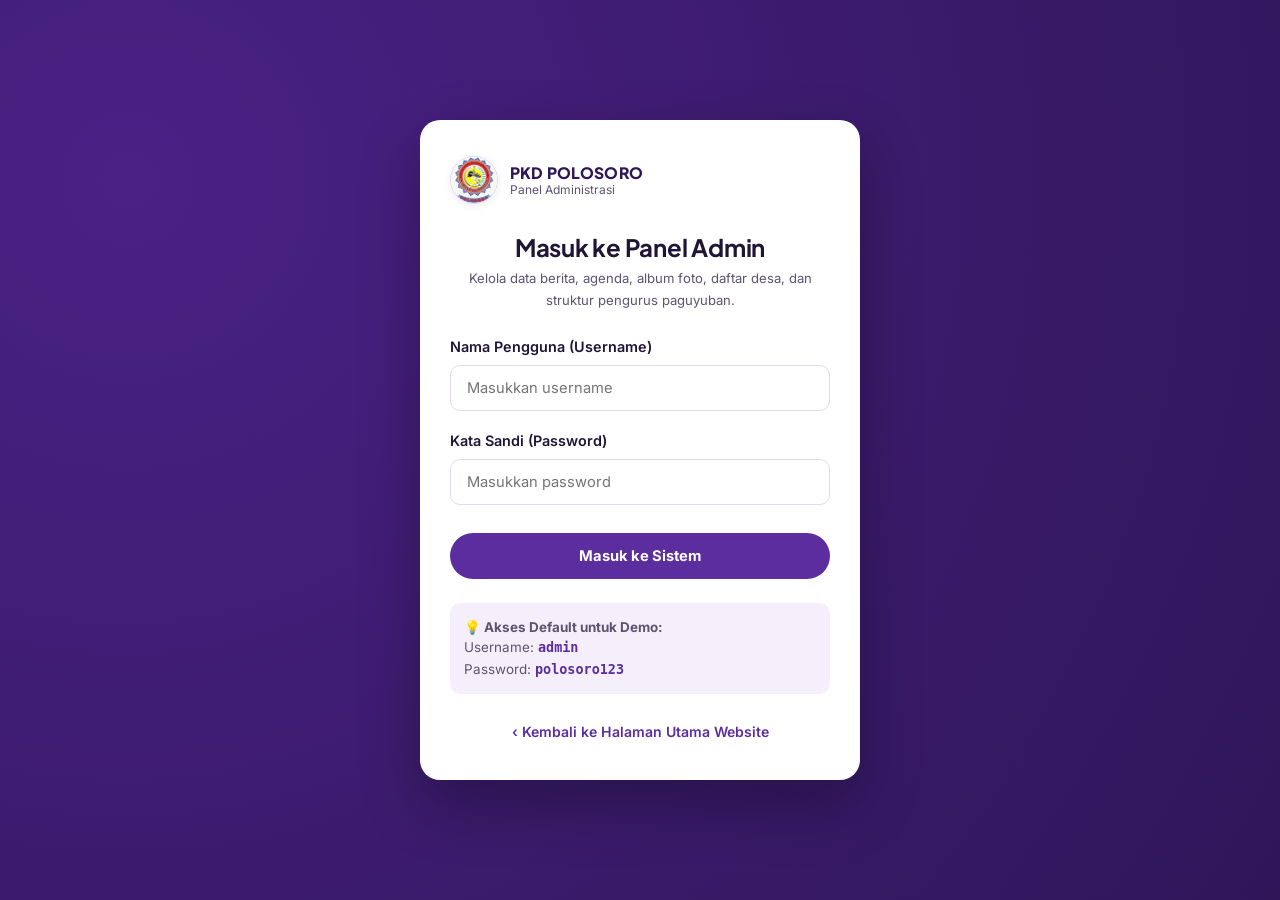
<file: admin.html>
<!doctype html>
<html lang="id">
<head>
<meta charset="utf-8">
<meta name="viewport" content="width=device-width, initial-scale=1">
<title>Panel Admin - PKD Polosoro Purworejo</title>
<link rel="icon" href="assets/img/favicon.png">
<link rel="preconnect" href="https://fonts.googleapis.com">
<link href="https://fonts.googleapis.com/css2?family=Inter:wght@400;500;600;700&family=Plus+Jakarta+Sans:wght@600;700;800&display=swap" rel="stylesheet">
<link rel="stylesheet" href="css/variables.css">
<link rel="stylesheet" href="css/base.css">
<link rel="stylesheet" href="css/components.css">
<link rel="stylesheet" href="css/pages.css">
<style>
  /* Kustomisasi khusus Panel Admin */
  .admin-badge-count { background: rgba(255,255,255,0.22); color: #fff; padding: 2px 8px; border-radius: 999px; font-size: .75rem; margin-left: auto; }
  .table-actions { display: flex; gap: 8px; justify-content: flex-end; }
  .toast { position: fixed; bottom: 24px; right: 24px; z-index: 120; background: var(--color-primary-dark); color: #fff; padding: 14px 22px; border-radius: 12px; box-shadow: 0 10px 30px rgba(0,0,0,0.25); display: flex; align-items: center; gap: 10px; font-weight: 600; font-size: .92rem; animation: slideUp .2s ease; }
  @keyframes slideUp { from { transform: translateY(20px); opacity: 0; } to { transform: translateY(0); opacity: 1; } }
  .form-grid { display: grid; grid-template-columns: 1fr 1fr; gap: 16px; }
  .admin-sidebar-footer { border-top: 1px solid rgba(255,255,255,0.15); padding-top: 16px; display: flex; flex-direction: column; gap: 10px; }
  .img-upload-box { border: 2px dashed var(--color-line); border-radius: var(--radius-sm); padding: 16px; text-align: center; background: var(--color-soft); cursor: pointer; transition: all .15s; }
  .img-upload-box:hover { border-color: var(--color-primary); background: #f3ecfb; }
  .img-preview-thumb { width: 100%; max-height: 200px; object-fit: cover; border-radius: 8px; margin-top: 10px; display: block; border: 1px solid var(--color-line); }
  .pengurus-card-admin { background: #fff; border: 1px solid var(--color-line); padding: 18px; border-radius: 12px; display: flex; gap: 16px; align-items: center; box-shadow: var(--shadow-soft); }
  .pengurus-avatar-box { display: flex; flex-direction: column; align-items: center; gap: 8px; flex-shrink: 0; }
  .pengurus-avatar-img { width: 72px; height: 72px; border-radius: 50%; object-fit: cover; border: 2.5px solid var(--color-primary); background: var(--color-soft); }
  @media(max-width:960px) {
    .admin-sidebar-footer { flex-direction: row; gap: 10px; padding-top: 8px; }
    .admin-sidebar-footer .btn { flex: 1; min-height: 36px; padding: 0 10px; font-size: .8rem; }
  }
  @media(max-width:640px) {
    .form-grid { grid-template-columns: 1fr; }
    .pengurus-card-admin { flex-direction: column; text-align: center; }
  }
</style>
</head>
<body class="admin-body">

<!-- ==========================================
     HALAMAN LOGIN ADMIN (JIKA BELUM LOGIN)
     ========================================== -->
<div id="login-view" class="admin-login-wrap" style="display:none">
  <div class="admin-login-card">
    <div class="brand" style="justify-content:center;margin-bottom:28px">
      <img src="assets/img/logo.jpg" alt="Logo" width="56" height="56">
      <div class="brand__text">
        <strong>PKD POLOSORO</strong>
        <span>Panel Administrasi</span>
      </div>
    </div>

    <h2 style="font-size:1.5rem;text-align:center;margin-bottom:6px">Masuk ke Panel Admin</h2>
    <p class="meta" style="text-align:center;margin-bottom:24px">Kelola data berita, agenda, album foto, daftar desa, dan struktur pengurus paguyuban.</p>

    <div id="login-alert" class="alert alert--error" style="display:none"></div>

    <form id="login-form" class="form">
      <div class="field">
        <label for="login-username">Nama Pengguna (Username)</label>
        <input id="login-username" type="text" placeholder="Masukkan username" required autocomplete="username">
      </div>
      <div class="field">
        <label for="login-password">Kata Sandi (Password)</label>
        <input id="login-password" type="password" placeholder="Masukkan password" required autocomplete="current-password">
      </div>
      <button class="btn btn--primary btn--block" type="submit" style="margin-top:10px">Masuk ke Sistem</button>
    </form>

    <div style="margin-top:24px;padding:14px;background:var(--color-soft);border-radius:10px;font-size:.84rem;color:var(--color-muted);line-height:1.5">
      <strong>💡 Akses Default untuk Demo:</strong><br>
      Username: <code style="color:var(--color-primary);font-weight:700">admin</code><br>
      Password: <code style="color:var(--color-primary);font-weight:700">polosoro123</code>
    </div>

    <p style="text-align:center;margin-top:24px;margin-bottom:0">
      <a href="index.html" style="font-size:.88rem;color:var(--color-primary);font-weight:600">‹ Kembali ke Halaman Utama Website</a>
    </p>
  </div>
</div>

<!-- ==========================================
     DASHBOARD & KELOLA DATA (JIKA SUDAH LOGIN)
     ========================================== -->
<div id="admin-view" class="admin-layout" style="display:none">
  <!-- SIDEBAR NAVIGASI -->
  <aside class="admin-sidebar">
    <div class="brand">
      <img src="assets/img/logo.jpg" alt="Logo" width="46" height="46">
      <div class="brand__text">
        <strong>PKD POLOSORO</strong>
        <span>Kabupaten Purworejo</span>
      </div>
    </div>

    <nav class="admin-nav">
      <button type="button" class="is-active" data-tab="tab-dashboard">
        <span class="icon" data-icon="home"></span>
        <span>Dashboard</span>
      </button>
      <button type="button" data-tab="tab-news">
        <span class="icon" data-icon="newspaper"></span>
        <span>Kelola Berita</span>
        <span class="admin-badge-count" id="badge-news">0</span>
      </button>
      <button type="button" data-tab="tab-agenda">
        <span class="icon" data-icon="calendar"></span>
        <span>Kelola Agenda</span>
        <span class="admin-badge-count" id="badge-agenda">0</span>
      </button>
      <button type="button" data-tab="tab-albums">
        <span class="icon" data-icon="image"></span>
        <span>Kelola Galeri Foto</span>
        <span class="admin-badge-count" id="badge-albums">0</span>
      </button>
      <button type="button" data-tab="tab-desa">
        <span class="icon" data-icon="building"></span>
        <span>Kelola Daftar Desa</span>
        <span class="admin-badge-count" id="badge-desa">0</span>
      </button>
      <button type="button" data-tab="tab-pengurus">
        <span class="icon" data-icon="users"></span>
        <span>Struktur Pengurus</span>
      </button>
      <button type="button" data-tab="tab-settings">
        <span class="icon" data-icon="settings"></span>
        <span>Pengaturan &amp; Foto Beranda</span>
      </button>
    </nav>

    <div class="admin-sidebar-footer">
      <a class="btn btn--outline-light btn--sm" href="index.html" target="_blank" rel="noopener">
        <span class="icon" data-icon="eye"></span>
        <span>Lihat Website</span>
      </a>
      <button id="btn-logout" class="btn btn--danger-outline btn--sm" type="button" style="color:#fca5a5;border-color:rgba(252,165,165,0.4)">
        <span class="icon" data-icon="logout"></span>
        <span>Keluar</span>
      </button>
    </div>
  </aside>

  <!-- KONTEN UTAMA PANEL -->
  <main class="admin-main">
    <header class="admin-topbar">
      <div>
        <h1 id="topbar-title">Dashboard Utama</h1>
        <p class="meta" style="margin:0">Panel Administrator PKD Polosoro Purworejo</p>
      </div>
      <div class="admin-topbar__actions">
        <span class="chip chip--success">● Sesi Aktif</span>
        <a class="btn btn--outline btn--sm" href="index.html" target="_blank">Buka Web ↗</a>
      </div>
    </header>

    <div class="admin-content">
      <!-- 1. TAB DASHBOARD -->
      <section id="tab-dashboard" class="tab-pane">
        <div class="admin-stats">
          <div class="admin-stat">
            <div class="admin-stat__icon"><span class="icon" data-icon="newspaper"></span></div>
            <div><strong id="stat-news-count">0</strong><span>Total Berita &amp; Artikel</span></div>
          </div>
          <div class="admin-stat">
            <div class="admin-stat__icon"><span class="icon" data-icon="calendar"></span></div>
            <div><strong id="stat-agenda-count">0</strong><span>Agenda Kegiatan</span></div>
          </div>
          <div class="admin-stat">
            <div class="admin-stat__icon"><span class="icon" data-icon="image"></span></div>
            <div><strong id="stat-albums-count">0</strong><span>Album Galeri Foto</span></div>
          </div>
          <div class="admin-stat">
            <div class="admin-stat__icon"><span class="icon" data-icon="building"></span></div>
            <div><strong id="stat-desa-count">0</strong><span>Desa Terdaftar</span></div>
          </div>
        </div>

        <div class="grid grid--2">
          <div class="admin-card">
            <div class="admin-card__head">
              <h2>Aksi Cepat</h2>
            </div>
            <div style="display:flex;flex-direction:column;gap:12px">
              <button class="btn btn--primary btn--sm" type="button" onclick="showModalNews()">+ Tulis Berita Baru (Bisa Unggah Foto)</button>
              <button class="btn btn--accent btn--sm" type="button" onclick="showModalAgenda()">+ Tambah Agenda Kegiatan (Bisa Unggah Foto)</button>
              <button class="btn btn--outline btn--sm" type="button" onclick="showModalAlbum()">+ Tambah Album Galeri (Bisa Unggah Foto)</button>
              <button class="btn btn--outline btn--sm" type="button" onclick="showModalDesa()">+ Tambah Data Desa Baru</button>
            </div>
          </div>

          <div class="admin-card">
            <div class="admin-card__head">
              <h2>Fitur Unggah Foto Asli (Real Upload)</h2>
            </div>
            <p style="font-size:.92rem;line-height:1.6">
              Kini Anda dapat <strong>mengunggah foto beneran</strong> langsung dari HP atau laptop untuk:
            </p>
            <ul style="font-size:.88rem;color:var(--color-muted);line-height:1.7;margin-bottom:16px;list-style:disc;padding-left:20px">
              <li><strong>Foto Anggota Struktur Pengurus</strong> (Ketua, Wakil, Sekretaris, dll)</li>
              <li><strong>Foto Cover Berita &amp; Pengumuman</strong></li>
              <li><strong>Foto Agenda &amp; Dokumentasi Album Galeri</strong></li>
              <li><strong>Foto Utama Hero Beranda</strong> (di sebelah tagline)</li>
            </ul>
            <div style="display:flex;gap:10px;flex-wrap:wrap">
              <button class="btn btn--outline btn--xs" type="button" onclick="exportDataJson()">📥 Unduh Cadangan JSON</button>
              <button class="btn btn--danger-outline btn--xs" type="button" onclick="confirmResetData()">↺ Reset Data Bawaan</button>
            </div>
          </div>
        </div>
      </section>

      <!-- 2. TAB KELOLA BERITA -->
      <section id="tab-news" class="tab-pane" style="display:none">
        <div class="admin-card">
          <div class="admin-card__head">
            <h2>Daftar Berita &amp; Kabar Paguyuban</h2>
            <button class="btn btn--primary btn--sm" type="button" onclick="showModalNews()">+ Tulis Berita Baru</button>
          </div>
          <div class="table-wrap">
            <table class="table">
              <thead>
                <tr>
                  <th>Cover</th>
                  <th>Judul Berita</th>
                  <th>Kategori</th>
                  <th>Tanggal</th>
                  <th>Penulis</th>
                  <th style="text-align:right">Aksi</th>
                </tr>
              </thead>
              <tbody id="admin-news-table"></tbody>
            </table>
          </div>
        </div>
      </section>

      <!-- 3. TAB KELOLA AGENDA -->
      <section id="tab-agenda" class="tab-pane" style="display:none">
        <div class="admin-card">
          <div class="admin-card__head">
            <h2>Daftar Agenda &amp; Pertemuan</h2>
            <button class="btn btn--primary btn--sm" type="button" onclick="showModalAgenda()">+ Tambah Agenda Baru</button>
          </div>
          <div class="table-wrap">
            <table class="table">
              <thead>
                <tr>
                  <th>Foto</th>
                  <th>Judul Agenda</th>
                  <th>Jenis/Tipe</th>
                  <th>Tanggal &amp; Waktu</th>
                  <th>Tempat</th>
                  <th style="text-align:right">Aksi</th>
                </tr>
              </thead>
              <tbody id="admin-agenda-table"></tbody>
            </table>
          </div>
        </div>
      </section>

      <!-- 4. TAB KELOLA ALBUM -->
      <section id="tab-albums" class="tab-pane" style="display:none">
        <div class="admin-card">
          <div class="admin-card__head">
            <h2>Daftar Album Foto Dokumentasi</h2>
            <button class="btn btn--primary btn--sm" type="button" onclick="showModalAlbum()">+ Tambah Album Baru</button>
          </div>
          <div class="table-wrap">
            <table class="table">
              <thead>
                <tr>
                  <th>Cover</th>
                  <th>Judul Album</th>
                  <th>Kategori</th>
                  <th>Tanggal</th>
                  <th>Jumlah Foto</th>
                  <th style="text-align:right">Aksi</th>
                </tr>
              </thead>
              <tbody id="admin-albums-table"></tbody>
            </table>
          </div>
        </div>
      </section>

      <!-- 5. TAB KELOLA DATA DESA -->
      <section id="tab-desa" class="tab-pane" style="display:none">
        <div class="admin-card">
          <div class="admin-card__head">
            <div>
              <h2>Daftar Desa Anggota</h2>
              <p class="meta" style="margin:0">Data seluruh desa, kepala desa, dan kontak balai desa se-Purworejo</p>
            </div>
            <button class="btn btn--primary btn--sm" type="button" onclick="showModalDesa()">+ Tambah Desa Baru</button>
          </div>
          <div class="tools" style="margin-bottom:16px">
            <input class="search" id="admin-desa-search" type="search" placeholder="Cari nama desa / kades...">
            <select class="select" id="admin-desa-kec-filter"></select>
          </div>
          <div class="table-wrap">
            <table class="table">
              <thead>
                <tr>
                  <th>Nama Desa</th>
                  <th>Kecamatan</th>
                  <th>Kepala Desa</th>
                  <th>Jumlah Penduduk</th>
                  <th>Alamat Kantor Balai Desa</th>
                  <th style="text-align:right">Aksi</th>
                </tr>
              </thead>
              <tbody id="admin-desa-table"></tbody>
            </table>
          </div>
        </div>
      </section>

      <!-- 6. TAB STRUKTUR PENGURUS (BISA UNGGAH FOTO ASLI PEJABAT) -->
      <section id="tab-pengurus" class="tab-pane" style="display:none">
        <div class="admin-card">
          <div class="admin-card__head">
            <div>
              <h2>Struktur Pimpinan Paguyuban (Bisa Unggah Foto Asli)</h2>
              <p class="meta" style="margin:0">Klik <strong>"📷 Pilih Foto Asli"</strong> pada masing-masing pengurus untuk mengunggah foto wajah pejabat.</p>
            </div>
            <button class="btn btn--primary btn--sm" type="button" onclick="savePengurusForm()">Simpan Struktur Pengurus</button>
          </div>
          <form id="pengurus-form" class="form" style="margin-top:20px">
            <div id="pengurus-fields-container" class="grid grid--2"></div>
          </form>
        </div>
      </section>

      <!-- 7. TAB PENGATURAN WEBSITE & FOTO BERANDA -->
      <section id="tab-settings" class="tab-pane" style="display:none">
        <!-- UNGGAH FOTO HERO BERANDA -->
        <div class="admin-card">
          <div class="admin-card__head">
            <div>
              <h2>Foto Utama Beranda (Sebelah Tagline)</h2>
              <p class="meta" style="margin:0">Unggah foto kegiatan resmi untuk ditampilkan pada bingkai di sebelah judul headline beranda.</p>
            </div>
          </div>
          <div style="display:grid;grid-template-columns:300px 1fr;gap:24px;align-items:center">
            <div id="hero-preview-box" style="border-radius:16px;overflow:hidden;aspect-ratio:4/3;background:#f4effb;border:2px dashed var(--color-line);display:grid;place-items:center">
              <span class="meta">Belum ada foto</span>
            </div>
            <div>
              <label class="btn btn--accent btn--sm" style="cursor:pointer;display:inline-flex;margin-bottom:10px">
                📷 Pilih &amp; Unggah Foto Beranda
                <input type="file" id="hero-file-input" accept="image/*" style="display:none" onchange="handleHeroFileUpload(event)">
              </label>
              <p style="font-size:.85rem;color:var(--color-muted);margin:0 0 14px">Format: JPG, PNG, atau WEBP. Foto otomatis disesuaikan secara optimal.</p>
              <button class="btn btn--danger-outline btn--xs" type="button" onclick="removeHeroPhoto()">Hapus Foto (Kembalikan ke Kosong)</button>
            </div>
          </div>
        </div>

        <div class="admin-card">
          <div class="admin-card__head">
            <h2>Kontak &amp; Informasi Sekretariat</h2>
            <button class="btn btn--primary btn--sm" type="button" onclick="saveSiteConfig()">Simpan Pengaturan</button>
          </div>
          <form id="config-form" class="form">
            <div class="form-grid">
              <label class="field">
                <span>Nama Organisasi</span>
                <input id="cfg-name" required>
              </label>
              <label class="field">
                <span>Nama Singkatan</span>
                <input id="cfg-short" required>
              </label>
            </div>
            <div class="form-grid">
              <label class="field">
                <span>Nomor WhatsApp (Contoh: 6281234567890)</span>
                <input id="cfg-wa" required>
              </label>
              <label class="field">
                <span>Nomor Telepon Kantor</span>
                <input id="cfg-phone" required>
              </label>
            </div>
            <div class="form-grid">
              <label class="field">
                <span>Email Resmi</span>
                <input id="cfg-email" type="email" required>
              </label>
              <label class="field">
                <span>Jam Pelayanan</span>
                <input id="cfg-hours" required>
              </label>
            </div>
            <label class="field">
              <span>Alamat Sekretariat Lengkap</span>
              <textarea id="cfg-address" rows="3" required></textarea>
            </label>
          </form>
        </div>

        <div class="admin-card">
          <div class="admin-card__head">
            <h2>Ubah Sandi Login Admin</h2>
          </div>
          <form id="password-form" class="form" onsubmit="event.preventDefault(); changeAdminPassword();">
            <div class="form-grid">
              <label class="field">
                <span>Username Baru</span>
                <input id="cfg-admin-user" required>
              </label>
              <label class="field">
                <span>Password Baru</span>
                <input id="cfg-admin-pass" type="password" required>
              </label>
            </div>
            <button class="btn btn--outline btn--sm" type="submit" style="justify-self:start">Perbarui Akun Admin</button>
          </form>
        </div>

        <div class="admin-card">
          <div class="admin-card__head">
            <h2>Cadangkan &amp; Pulihkan Data (Backup &amp; Restore)</h2>
          </div>
          <p class="meta">Gunakan fitur ini untuk mengunduh seluruh data dalam format JSON atau memulihkan data dari file cadangan sebelumnya.</p>
          <div style="display:flex;gap:14px;flex-wrap:wrap;margin-top:16px">
            <button class="btn btn--accent btn--sm" type="button" onclick="exportDataJson()">📥 Unduh File Backup JSON</button>
            <label class="btn btn--outline btn--sm" style="cursor:pointer">
              📤 Impor File Backup JSON
              <input type="file" id="import-file" accept=".json" style="display:none" onchange="importDataJson(event)">
            </label>
            <button class="btn btn--danger-outline btn--sm" type="button" onclick="confirmResetData()">↺ Kembalikan ke Data Default Awal</button>
          </div>
        </div>
      </section>
    </div>
  </main>
</div>

<!-- ==========================================
     MODAL EDIT/TAMBAH BERITA (DENGAN UNGGAH FOTO)
     ========================================== -->
<div id="modal-news" class="modal-overlay" style="display:none">
  <div class="modal-box">
    <div class="modal-head">
      <h3 id="modal-news-title">Tulis Berita Baru</h3>
      <button class="modal-close" type="button" onclick="closeModals()">✕</button>
    </div>
    <form id="form-news" class="form" onsubmit="event.preventDefault(); saveNews();">
      <input type="hidden" id="news-edit-id">
      <input type="hidden" id="news-image-val" value="rapat.svg">

      <label class="field">
        <span>Judul Berita *</span>
        <input id="news-title" required placeholder="Contoh: Rapat Koordinasi Kepala Desa">
      </label>
      <div class="form-grid">
        <label class="field">
          <span>Kategori *</span>
          <select id="news-category">
            <option>Kegiatan</option>
            <option>Pengumuman</option>
            <option>Pelatihan</option>
            <option>Kebijakan</option>
          </select>
        </label>
        <label class="field">
          <span>Tanggal Terbit *</span>
          <input id="news-date" type="date" required>
        </label>
      </div>

      <!-- UNGGAH FOTO ASLI BERITA -->
      <div class="field">
        <span>Foto Cover Berita (Bisa Unggah Foto Asli)</span>
        <div class="img-upload-box" onclick="document.getElementById('news-file-input').click()">
          <span style="font-weight:600;color:var(--color-primary)">📷 Klik untuk Unggah Foto dari Perangkat</span>
          <p class="meta" style="margin:4px 0 0">Mendukung format JPG, PNG, atau WEBP</p>
          <input type="file" id="news-file-input" accept="image/*" style="display:none" onchange="handleNewsFileUpload(event)">
        </div>
        <img id="news-preview-img" class="img-preview-thumb" src="assets/img/rapat.svg" alt="Preview Foto Berita">
      </div>

      <div class="form-grid">
        <label class="field">
          <span>Penulis / Redaksi *</span>
          <input id="news-author" placeholder="Contoh: Humas Polosoro" required>
        </label>
        <label class="field">
          <span>Atau Pilih Ikon Bawaan</span>
          <select id="news-image-select" onchange="setNewsImageFromSelect(this.value)">
            <option value="">(Gunakan Foto yang Diunggah)</option>
            <option value="rapat.svg">Rapat (rapat.svg)</option>
            <option value="pelatihan.svg">Pelatihan (pelatihan.svg)</option>
            <option value="kegiatan.svg">Kegiatan (kegiatan.svg)</option>
            <option value="sawah.svg">Sawah / Wisata (sawah.svg)</option>
            <option value="upacara.svg">Upacara (upacara.svg)</option>
            <option value="desa.svg">Desa (desa.svg)</option>
          </select>
        </label>
      </div>
      <label class="field">
        <span>Ringkasan Singkat (Excerpt) *</span>
        <textarea id="news-excerpt" rows="2" required placeholder="Ringkasan 1-2 kalimat untuk kartu depan..."></textarea>
      </label>
      <label class="field">
        <span>Isi Berita Lengkap (Pisahkan paragraf dengan baris baru) *</span>
        <textarea id="news-body" rows="6" required placeholder="Tuliskan isi berita lengkap..."></textarea>
      </label>
      <div style="display:flex;justify-content:flex-end;gap:12px;margin-top:16px">
        <button class="btn btn--outline btn--sm" type="button" onclick="closeModals()">Batal</button>
        <button class="btn btn--primary btn--sm" type="submit">Simpan Berita</button>
      </div>
    </form>
  </div>
</div>

<!-- ==========================================
     MODAL EDIT/TAMBAH AGENDA (DENGAN UNGGAH FOTO)
     ========================================== -->
<div id="modal-agenda" class="modal-overlay" style="display:none">
  <div class="modal-box">
    <div class="modal-head">
      <h3 id="modal-agenda-title">Tambah Agenda Kegiatan</h3>
      <button class="modal-close" type="button" onclick="closeModals()">✕</button>
    </div>
    <form id="form-agenda" class="form" onsubmit="event.preventDefault(); saveAgenda();">
      <input type="hidden" id="agenda-edit-id">
      <input type="hidden" id="agenda-image-val" value="rapat.svg">

      <label class="field">
        <span>Judul Agenda Kegiatan *</span>
        <input id="agenda-title" required placeholder="Contoh: Bimtek Pengelolaan Keuangan">
      </label>
      <div class="form-grid">
        <label class="field">
          <span>Tipe Agenda *</span>
          <select id="agenda-type">
            <option>Rapat</option>
            <option>Pelatihan</option>
            <option>Kunjungan</option>
            <option>Acara Resmi</option>
          </select>
        </label>
        <label class="field">
          <span>Tanggal Kegiatan *</span>
          <input id="agenda-date" type="date" required>
        </label>
      </div>
      <div class="form-grid">
        <label class="field">
          <span>Waktu *</span>
          <input id="agenda-time" placeholder="Contoh: 09.00 WIB" required>
        </label>
        <label class="field">
          <span>Tempat / Lokasi *</span>
          <input id="agenda-place" placeholder="Contoh: Aula Sekretariat Polosoro" required>
        </label>
      </div>

      <!-- UNGGAH FOTO ASLI AGENDA -->
      <div class="field">
        <span>Foto Kegiatan Agenda</span>
        <div class="img-upload-box" onclick="document.getElementById('agenda-file-input').click()">
          <span style="font-weight:600;color:var(--color-primary)">📷 Klik untuk Unggah Foto Agenda Asli</span>
          <input type="file" id="agenda-file-input" accept="image/*" style="display:none" onchange="handleAgendaFileUpload(event)">
        </div>
        <img id="agenda-preview-img" class="img-preview-thumb" src="assets/img/rapat.svg" alt="Preview Foto Agenda">
      </div>

      <label class="field">
        <span>Peserta yang Diundang</span>
        <input id="agenda-peserta" placeholder="Contoh: Seluruh kepala desa se-Purworejo">
      </label>
      <label class="field">
        <span>Deskripsi Agenda</span>
        <textarea id="agenda-desc" rows="4" placeholder="Penjelasan mengenai agenda kegiatan..."></textarea>
      </label>
      <div style="display:flex;justify-content:flex-end;gap:12px;margin-top:16px">
        <button class="btn btn--outline btn--sm" type="button" onclick="closeModals()">Batal</button>
        <button class="btn btn--primary btn--sm" type="submit">Simpan Agenda</button>
      </div>
    </form>
  </div>
</div>

<!-- ==========================================
     MODAL EDIT/TAMBAH ALBUM (DENGAN UNGGAH FOTO)
     ========================================== -->
<div id="modal-album" class="modal-overlay" style="display:none">
  <div class="modal-box">
    <div class="modal-head">
      <h3 id="modal-album-title">Tambah Album Galeri</h3>
      <button class="modal-close" type="button" onclick="closeModals()">✕</button>
    </div>
    <form id="form-album" class="form" onsubmit="event.preventDefault(); saveAlbum();">
      <input type="hidden" id="album-edit-id">
      <input type="hidden" id="album-cover-val" value="rapat.svg">

      <label class="field">
        <span>Judul Album *</span>
        <input id="album-title" required placeholder="Contoh: Dokumentasi Pelatihan Aparatur Desa">
      </label>
      <div class="form-grid">
        <label class="field">
          <span>Kategori *</span>
          <select id="album-category">
            <option>Rapat</option>
            <option>Pelatihan</option>
            <option>Kunjungan</option>
            <option>Acara Resmi</option>
          </select>
        </label>
        <label class="field">
          <span>Tanggal *</span>
          <input id="album-date" type="date" required>
        </label>
      </div>
      <label class="field">
        <span>Lokasi Kegiatan *</span>
        <input id="album-place" required placeholder="Contoh: Gedung Serbaguna">
      </label>

      <!-- UNGGAH FOTO COVER ALBUM -->
      <div class="field">
        <span>Foto Cover Album (Bisa Unggah Foto Asli)</span>
        <div class="img-upload-box" onclick="document.getElementById('album-cover-input').click()">
          <span style="font-weight:600;color:var(--color-primary)">📷 Klik untuk Unggah Cover Album Asli</span>
          <input type="file" id="album-cover-input" accept="image/*" style="display:none" onchange="handleAlbumCoverUpload(event)">
        </div>
        <img id="album-cover-preview" class="img-preview-thumb" src="assets/img/rapat.svg" alt="Preview Cover Album">
      </div>

      <!-- UNGGAH BANYAK FOTO ASLI (MULTI UPLOAD) -->
      <div class="field">
        <span>Unggah Foto-Foto Kegiatan ke Dalam Album</span>
        <label class="btn btn--outline btn--sm" style="cursor:pointer;display:inline-flex;width:fit-content">
          📁 Pilih Banyak Foto dari HP / Laptop
          <input type="file" id="album-multi-input" accept="image/*" multiple style="display:none" onchange="handleAlbumMultiUpload(event)">
        </label>
        <div id="album-photos-preview-container" style="display:grid;grid-template-columns:repeat(3, minmax(0, 1fr));gap:10px;margin-top:12px"></div>
      </div>

      <div style="display:flex;justify-content:flex-end;gap:12px;margin-top:16px">
        <button class="btn btn--outline btn--sm" type="button" onclick="closeModals()">Batal</button>
        <button class="btn btn--primary btn--sm" type="submit">Simpan Album</button>
      </div>
    </form>
  </div>
</div>

<!-- ==========================================
     MODAL EDIT/TAMBAH DESA
     ========================================== -->
<div id="modal-desa" class="modal-overlay" style="display:none">
  <div class="modal-box">
    <div class="modal-head">
      <h3 id="modal-desa-title">Tambah Data Desa Baru</h3>
      <button class="modal-close" type="button" onclick="closeModals()">✕</button>
    </div>
    <form id="form-desa" class="form" onsubmit="event.preventDefault(); saveDesa();">
      <input type="hidden" id="desa-edit-id">
      <div class="form-grid">
        <label class="field">
          <span>Nama Desa *</span>
          <input id="desa-name" required placeholder="Contoh: Karangrejo">
        </label>
        <label class="field">
          <span>Kecamatan *</span>
          <select id="desa-kecamatan" required></select>
        </label>
      </div>
      <div class="form-grid">
        <label class="field">
          <span>Nama Kepala Desa *</span>
          <input id="desa-kades" required placeholder="Contoh: Bapak Joko Susanto">
        </label>
        <label class="field">
          <span>Masa Jabatan / Periode</span>
          <input id="desa-periode" placeholder="Contoh: 2022 - 2028">
        </label>
      </div>
      <div class="form-grid">
        <label class="field">
          <span>WhatsApp Kades (format: 628...)</span>
          <input id="desa-wa" placeholder="Contoh: 6281234567890">
        </label>
        <label class="field">
          <span>No. Telepon Balai Desa</span>
          <input id="desa-phone" placeholder="Contoh: 0812-3456-7890">
        </label>
      </div>
      <div class="form-grid">
        <label class="field">
          <span>Jumlah Penduduk (jiwa)</span>
          <input id="desa-penduduk" placeholder="Contoh: 3.850">
        </label>
        <label class="field">
          <span>Alamat Kantor Balai Desa</span>
          <input id="desa-alamat" placeholder="Contoh: Jl. Raya Desa No. 12">
        </label>
      </div>
      <div style="display:flex;justify-content:flex-end;gap:12px;margin-top:16px">
        <button class="btn btn--outline btn--sm" type="button" onclick="closeModals()">Batal</button>
        <button class="btn btn--primary btn--sm" type="submit">Simpan Data Desa</button>
      </div>
    </form>
  </div>
</div>

<div id="toast-box"></div>

<!-- JAVASCRIPT LOGIKA ADMIN DENGAN FITUR UNGGAH FOTO LENGKAP -->
<script src="js/config.js"></script>
<script src="js/icons.js"></script>
<script src="js/data.js"></script>
<script>
(function() {
  var S = window.SITE, D = window.DATA;

  // Akun Admin Default & Penyimpanan Kredensial
  var ADMIN_AUTH_KEY = "polosoro_admin_session";
  var ADMIN_CRED_KEY = "polosoro_admin_credentials";

  function getCredentials() {
    try {
      var cred = localStorage.getItem(ADMIN_CRED_KEY);
      if (cred) return JSON.parse(cred);
    } catch(e) {}
    return { user: "admin", pass: "polosoro123" };
  }

  function setCredentials(user, pass) {
    localStorage.setItem(ADMIN_CRED_KEY, JSON.stringify({ user: user, pass: pass }));
  }

  function isLoggedIn() {
    return localStorage.getItem(ADMIN_AUTH_KEY) === "true";
  }

  function setLoggedIn(state) {
    if (state) localStorage.setItem(ADMIN_AUTH_KEY, "true");
    else localStorage.removeItem(ADMIN_AUTH_KEY);
    checkAuthView();
  }

  function img(n) {
    if (!n) return "assets/img/person.svg";
    if (n.indexOf("data:") === 0 || n.indexOf("http://") === 0 || n.indexOf("https://") === 0 || n.indexOf("/") > -1) {
      return n;
    }
    return "assets/img/" + n;
  }

  // Tampilkan Toast
  window.showToast = function(msg) {
    var box = document.getElementById("toast-box");
    var el = document.createElement("div");
    el.className = "toast";
    el.innerHTML = "<span>✓</span><span>" + msg + "</span>";
    box.appendChild(el);
    setTimeout(function() { el.remove(); }, 3200);
  };

  /* ============================================================
     FUNGSI RESIZE & OPTIMALISASI FOTO (CLIENT-SIDE CANVAS)
     Mengubah foto besar (kamera HP/laptop) menjadi Data URL ringkas
     agar cepat dan muat di localStorage tanpa batasan server!
     ============================================================ */
  function processImageFile(file, maxWidth, maxHeight, quality, callback) {
    if (!file) return;
    var reader = new FileReader();
    reader.onload = function(e) {
      var image = new Image();
      image.onload = function() {
        var w = image.width;
        var h = image.height;
        if (w > maxWidth || h > maxHeight) {
          if (w / maxWidth > h / maxHeight) {
            h = Math.round((h * maxWidth) / w);
            w = maxWidth;
          } else {
            w = Math.round((w * maxHeight) / h);
            h = maxHeight;
          }
        }
        var canvas = document.createElement("canvas");
        canvas.width = w;
        canvas.height = h;
        var ctx = canvas.getContext("2d");
        ctx.drawImage(image, 0, 0, w, h);
        var dataUrl = canvas.toDataURL("image/jpeg", quality || 0.82);
        callback(dataUrl);
      };
      image.src = e.target.result;
    };
    reader.readAsDataURL(file);
  }

  // Navigasi Tampilan Login vs Admin Dashboard
  function checkAuthView() {
    var loginView = document.getElementById("login-view");
    var adminView = document.getElementById("admin-view");
    if (isLoggedIn()) {
      loginView.style.display = "none";
      adminView.style.display = "grid";
      renderAllAdminData();
    } else {
      loginView.style.display = "grid";
      adminView.style.display = "none";
    }
  }

  // Handle Login Form
  document.getElementById("login-form").addEventListener("submit", function(e) {
    e.preventDefault();
    var u = document.getElementById("login-username").value.trim();
    var p = document.getElementById("login-password").value.trim();
    var cred = getCredentials();
    var alertEl = document.getElementById("login-alert");

    if (u === cred.user && p === cred.pass) {
      alertEl.style.display = "none";
      setLoggedIn(true);
      showToast("Berhasil masuk ke Panel Admin");
    } else {
      alertEl.style.display = "flex";
      alertEl.textContent = "Username atau password salah! Silakan coba lagi.";
    }
  });

  // Handle Logout
  document.getElementById("btn-logout").addEventListener("click", function() {
    if (confirm("Apakah Anda yakin ingin keluar dari panel admin?")) {
      setLoggedIn(false);
    }
  });

  // Tab Switching di Sidebar
  var tabButtons = document.querySelectorAll(".admin-nav button");
  tabButtons.forEach(function(btn) {
    btn.addEventListener("click", function() {
      var targetId = btn.getAttribute("data-tab");
      tabButtons.forEach(function(b) { b.classList.remove("is-active"); });
      btn.classList.add("is-active");

      document.querySelectorAll(".tab-pane").forEach(function(p) { p.style.display = "none"; });
      var target = document.getElementById(targetId);
      if (target) target.style.display = "block";

      var titleMap = {
        "tab-dashboard": "Dashboard Utama",
        "tab-news": "Kelola Berita & Publikasi",
        "tab-agenda": "Kelola Agenda Kegiatan",
        "tab-albums": "Kelola Galeri Foto Dokumentasi",
        "tab-desa": "Kelola Daftar Desa Anggota",
        "tab-pengurus": "Kelola Susunan Struktur Pengurus",
        "tab-settings": "Pengaturan Website & Foto Beranda"
      };
      document.getElementById("topbar-title").textContent = titleMap[targetId] || "Panel Admin";
    });
  });

  // RENDER SEMUA TAB DATA ADMIN
  function renderAllAdminData() {
    D = window.getSiteData();

    document.getElementById("badge-news").textContent = D.news.length;
    document.getElementById("badge-agenda").textContent = D.agenda.length;
    document.getElementById("badge-albums").textContent = D.albums.length;
    document.getElementById("badge-desa").textContent = D.desa.length;

    document.getElementById("stat-news-count").textContent = D.news.length;
    document.getElementById("stat-agenda-count").textContent = D.agenda.length;
    document.getElementById("stat-albums-count").textContent = D.albums.length;
    document.getElementById("stat-desa-count").textContent = D.desa.length;

    renderNewsTable();
    renderAgendaTable();
    renderAlbumsTable();
    renderDesaTable();
    renderPengurusForm();
    renderConfigForm();
    renderHeroPreview();
  }

  // RENDER BERITA TABLE
  function renderNewsTable() {
    var tbody = document.getElementById("admin-news-table");
    tbody.innerHTML = D.news.map(function(n) {
      return '<tr>' +
        '<td><img src="' + img(n.image) + '" style="width:48px;height:36px;object-fit:cover;border-radius:6px"></td>' +
        '<td><div style="font-weight:700">' + n.title + '</div><div class="meta">' + (n.excerpt || '') + '</div></td>' +
        '<td><span class="badge-tag badge-tag--purple">' + n.category + '</span></td>' +
        '<td>' + (n.date || '-') + '</td>' +
        '<td>' + (n.author || 'Humas') + '</td>' +
        '<td><div class="table-actions">' +
          '<button class="btn btn--outline btn--xs" onclick="editNews(\'' + n.id + '\')">Edit</button>' +
          '<button class="btn btn--danger-outline btn--xs" onclick="deleteNews(\'' + n.id + '\')">Hapus</button>' +
        '</div></td>' +
      '</tr>';
    }).join("");
  }

  // RENDER AGENDA TABLE
  function renderAgendaTable() {
    var tbody = document.getElementById("admin-agenda-table");
    tbody.innerHTML = D.agenda.map(function(a) {
      return '<tr>' +
        '<td><img src="' + img(a.image) + '" style="width:48px;height:36px;object-fit:cover;border-radius:6px"></td>' +
        '<td><div style="font-weight:700">' + a.title + '</div></td>' +
        '<td><span class="badge-tag badge-tag--amber">' + a.type + '</span></td>' +
        '<td>' + a.date + ' (' + a.time + ')</td>' +
        '<td>' + a.place + '</td>' +
        '<td><div class="table-actions">' +
          '<button class="btn btn--outline btn--xs" onclick="editAgenda(\'' + a.id + '\')">Edit</button>' +
          '<button class="btn btn--danger-outline btn--xs" onclick="deleteAgenda(\'' + a.id + '\')">Hapus</button>' +
        '</div></td>' +
      '</tr>';
    }).join("");
  }

  // RENDER ALBUM TABLE
  function renderAlbumsTable() {
    var tbody = document.getElementById("admin-albums-table");
    tbody.innerHTML = D.albums.map(function(a) {
      var photoCount = (a.photos && a.photos.length) || 0;
      return '<tr>' +
        '<td><img src="' + img(a.cover) + '" style="width:48px;height:36px;object-fit:cover;border-radius:6px"></td>' +
        '<td><div style="font-weight:700">' + a.title + '</div><div class="meta">Lokasi: ' + a.place + '</div></td>' +
        '<td><span class="badge-tag badge-tag--purple">' + a.category + '</span></td>' +
        '<td>' + a.date + '</td>' +
        '<td>' + photoCount + ' foto</td>' +
        '<td><div class="table-actions">' +
          '<button class="btn btn--outline btn--xs" onclick="editAlbum(\'' + a.id + '\')">Edit</button>' +
          '<button class="btn btn--danger-outline btn--xs" onclick="deleteAlbum(\'' + a.id + '\')">Hapus</button>' +
        '</div></td>' +
      '</tr>';
    }).join("");
  }

  // RENDER DESA TABLE
  function renderDesaTable() {
    var tbody = document.getElementById("admin-desa-table");
    var kecFilter = document.getElementById("admin-desa-kec-filter");
    var searchInput = document.getElementById("admin-desa-search");

    kecFilter.innerHTML = '<option value="Semua">Semua Kecamatan</option>' + D.kecamatan.map(function(k) {
      return '<option value="' + k + '">Kecamatan ' + k + '</option>';
    }).join("");

    function update() {
      var q = (searchInput.value || "").trim().toLowerCase();
      var k = kecFilter.value;
      var list = D.desa.filter(function(d) {
        var matchQ = !q || (d.name + " " + d.kades + " " + d.kecamatan).toLowerCase().indexOf(q) > -1;
        var matchK = (k === "Semua") || d.kecamatan === k;
        return matchQ && matchK;
      });

      tbody.innerHTML = list.map(function(d) {
        return '<tr>' +
          '<td><strong>Desa ' + d.name + '</strong></td>' +
          '<td><span class="badge-tag badge-tag--green">' + d.kecamatan + '</span></td>' +
          '<td>' + d.kades + ' (' + (d.periode || '-') + ')</td>' +
          '<td>' + (d.penduduk || '-') + ' jiwa</td>' +
          '<td>' + (d.alamat || '-') + '</td>' +
          '<td><div class="table-actions">' +
            '<button class="btn btn--outline btn--xs" onclick="editDesa(\'' + d.id + '\')">Edit</button>' +
            '<button class="btn btn--danger-outline btn--xs" onclick="deleteDesa(\'' + d.id + '\')">Hapus</button>' +
          '</div></td>' +
        '</tr>';
      }).join("");
    }

    searchInput.oninput = update;
    kecFilter.onchange = update;
    update();
  }

  // RENDER STRUKTUR PENGURUS DENGAN FITUR UNGGAH FOTO WAJAH ASLI
  function renderPengurusForm() {
    var container = document.getElementById("pengurus-fields-container");
    container.innerHTML = D.pengurus.map(function(p, i) {
      return '<div class="pengurus-card-admin">' +
        '<div class="pengurus-avatar-box">' +
          '<img id="pengurus-avatar-' + i + '" class="pengurus-avatar-img" src="' + img(p.image) + '" alt="' + p.name + '">' +
          '<label class="btn btn--outline btn--xs" style="cursor:pointer">' +
            '📷 Ganti Foto' +
            '<input type="file" accept="image/*" style="display:none" onchange="handlePengurusPhotoUpload(event, ' + i + ')">' +
          '</label>' +
        '</div>' +
        '<div style="flex:1;text-align:left">' +
          '<span style="color:var(--color-primary);font-weight:700;font-size:.9rem;display:block;margin-bottom:4px">' + p.role + '</span>' +
          '<input type="hidden" id="pengurus-key-' + i + '" value="' + p.key + '">' +
          '<input type="hidden" id="pengurus-role-' + i + '" value="' + p.role + '">' +
          '<input type="hidden" id="pengurus-img-' + i + '" value="' + (p.image || 'person.svg') + '">' +
          '<input id="pengurus-name-' + i + '" value="' + p.name + '" placeholder="Nama Pejabat" style="width:100%;min-height:42px;padding:8px 12px;border:1px solid var(--color-line);border-radius:8px" required>' +
        '</div>' +
      '</div>';
    }).join("");
  }

  // Handle Unggah Foto Pengurus
  window.handlePengurusPhotoUpload = function(event, idx) {
    var file = event.target.files[0];
    if (!file) return;
    processImageFile(file, 280, 280, 0.85, function(dataUrl) {
      document.getElementById("pengurus-avatar-" + idx).src = dataUrl;
      document.getElementById("pengurus-img-" + idx).value = dataUrl;
      showToast("Foto untuk " + D.pengurus[idx].role + " berhasil dipilih!");
    });
  };

  // RENDER CONFIG FORM
  function renderConfigForm() {
    document.getElementById("cfg-name").value = S.name || "";
    document.getElementById("cfg-short").value = S.shortName || "";
    document.getElementById("cfg-wa").value = S.whatsapp || "";
    document.getElementById("cfg-phone").value = S.phone || "";
    document.getElementById("cfg-email").value = S.email || "";
    document.getElementById("cfg-hours").value = S.hours || "";
    document.getElementById("cfg-address").value = S.address || "";

    var cred = getCredentials();
    document.getElementById("cfg-admin-user").value = cred.user;
    document.getElementById("cfg-admin-pass").value = cred.pass;
  }

  // RENDER HERO FOTO PREVIEW
  function renderHeroPreview() {
    var box = document.getElementById("hero-preview-box");
    if (S.heroImage) {
      box.innerHTML = '<img src="' + img(S.heroImage) + '" style="width:100%;height:100%;object-fit:cover">';
    } else {
      box.innerHTML = '<span class="meta">Foto belum ditambahkan (placeholder aktif)</span>';
    }
  }

  // Handle Upload Foto Hero Beranda
  window.handleHeroFileUpload = function(event) {
    var file = event.target.files[0];
    if (!file) return;
    processImageFile(file, 1000, 650, 0.82, function(dataUrl) {
      S.heroImage = dataUrl;
      saveSiteConfigDirectly();
      renderHeroPreview();
      showToast("Foto utama hero beranda berhasil diunggah!");
    });
  };

  window.removeHeroPhoto = function() {
    if (confirm("Hapus foto hero beranda dan kembalikan ke tampilan placeholder?")) {
      S.heroImage = "";
      saveSiteConfigDirectly();
      renderHeroPreview();
      showToast("Foto hero berhasil dihapus!");
    }
  };

  /* ==========================================
     CRUD OPERASI: BERITA (DENGAN UNGGAH FOTO ASLI)
     ========================================== */
  window.showModalNews = function(data) {
    document.getElementById("news-edit-id").value = data ? data.id : "";
    document.getElementById("modal-news-title").textContent = data ? "Edit Berita" : "Tulis Berita Baru";
    document.getElementById("news-title").value = data ? data.title : "";
    document.getElementById("news-category").value = data ? data.category : "Kegiatan";
    document.getElementById("news-date").value = data ? data.date : new Date().toISOString().slice(0, 10);
    document.getElementById("news-author").value = data ? (data.author || "Humas Polosoro") : "Humas Polosoro";
    
    var currentImg = data ? data.image : "rapat.svg";
    document.getElementById("news-image-val").value = currentImg;
    document.getElementById("news-preview-img").src = img(currentImg);

    document.getElementById("news-excerpt").value = data ? (data.excerpt || "") : "";
    document.getElementById("news-body").value = data ? (data.body ? data.body.join("\n\n") : "") : "";
    document.getElementById("modal-news").style.display = "flex";
  };

  window.handleNewsFileUpload = function(event) {
    var file = event.target.files[0];
    if (!file) return;
    processImageFile(file, 800, 500, 0.82, function(dataUrl) {
      document.getElementById("news-image-val").value = dataUrl;
      document.getElementById("news-preview-img").src = dataUrl;
      showToast("Foto berita berhasil diunggah!");
    });
  };

  window.setNewsImageFromSelect = function(val) {
    if (val) {
      document.getElementById("news-image-val").value = val;
      document.getElementById("news-preview-img").src = img(val);
    }
  };

  window.saveNews = function() {
    var id = document.getElementById("news-edit-id").value;
    var title = document.getElementById("news-title").value.trim();
    var category = document.getElementById("news-category").value;
    var date = document.getElementById("news-date").value;
    var author = document.getElementById("news-author").value.trim();
    var image = document.getElementById("news-image-val").value || "rapat.svg";
    var excerpt = document.getElementById("news-excerpt").value.trim();
    var bodyLines = document.getElementById("news-body").value.split("\n").map(function(s){ return s.trim(); }).filter(Boolean);

    if (!id) id = "news-" + Date.now();
    var item = { id: id, title: title, category: category, date: date, author: author, image: image, excerpt: excerpt, body: bodyLines };

    var idx = D.news.findIndex(function(x) { return x.id === id; });
    if (idx > -1) D.news[idx] = item;
    else D.news.unshift(item);

    window.saveSiteData(D);
    closeModals();
    renderAllAdminData();
    showToast("Berita berhasil disimpan!");
  };

  window.editNews = function(id) {
    var item = D.news.find(function(x) { return x.id === id; });
    if (item) showModalNews(item);
  };

  window.deleteNews = function(id) {
    if (confirm("Hapus berita ini? Tindakan ini tidak dapat dibatalkan.")) {
      D.news = D.news.filter(function(x) { return x.id !== id; });
      window.saveSiteData(D);
      renderAllAdminData();
      showToast("Berita berhasil dihapus!");
    }
  };

  /* ==========================================
     CRUD OPERASI: AGENDA (DENGAN UNGGAH FOTO)
     ========================================== */
  window.showModalAgenda = function(data) {
    document.getElementById("agenda-edit-id").value = data ? data.id : "";
    document.getElementById("modal-agenda-title").textContent = data ? "Edit Agenda" : "Tambah Agenda Baru";
    document.getElementById("agenda-title").value = data ? data.title : "";
    document.getElementById("agenda-type").value = data ? data.type : "Rapat";
    document.getElementById("agenda-date").value = data ? data.date : new Date().toISOString().slice(0, 10);
    document.getElementById("agenda-time").value = data ? data.time : "09.00 WIB";
    document.getElementById("agenda-place").value = data ? data.place : "Aula Sekretariat Polosoro";

    var currentImg = data ? (data.image || "rapat.svg") : "rapat.svg";
    document.getElementById("agenda-image-val").value = currentImg;
    document.getElementById("agenda-preview-img").src = img(currentImg);

    document.getElementById("agenda-peserta").value = data ? (data.peserta || "") : "Seluruh Kepala Desa";
    document.getElementById("agenda-desc").value = data ? (data.desc || "") : "";
    document.getElementById("modal-agenda").style.display = "flex";
  };

  window.handleAgendaFileUpload = function(event) {
    var file = event.target.files[0];
    if (!file) return;
    processImageFile(file, 800, 500, 0.82, function(dataUrl) {
      document.getElementById("agenda-image-val").value = dataUrl;
      document.getElementById("agenda-preview-img").src = dataUrl;
      showToast("Foto agenda berhasil diunggah!");
    });
  };

  window.saveAgenda = function() {
    var id = document.getElementById("agenda-edit-id").value;
    var title = document.getElementById("agenda-title").value.trim();
    var type = document.getElementById("agenda-type").value;
    var date = document.getElementById("agenda-date").value;
    var time = document.getElementById("agenda-time").value.trim();
    var place = document.getElementById("agenda-place").value.trim();
    var image = document.getElementById("agenda-image-val").value || "rapat.svg";
    var peserta = document.getElementById("agenda-peserta").value.trim();
    var desc = document.getElementById("agenda-desc").value.trim();

    if (!id) id = "agenda-" + Date.now();
    var item = { id: id, title: title, type: type, date: date, time: time, place: place, image: image, peserta: peserta, desc: desc };

    var idx = D.agenda.findIndex(function(x) { return x.id === id; });
    if (idx > -1) D.agenda[idx] = item;
    else D.agenda.push(item);

    window.saveSiteData(D);
    closeModals();
    renderAllAdminData();
    showToast("Agenda kegiatan berhasil disimpan!");
  };

  window.editAgenda = function(id) {
    var item = D.agenda.find(function(x) { return x.id === id; });
    if (item) showModalAgenda(item);
  };

  window.deleteAgenda = function(id) {
    if (confirm("Hapus agenda ini?")) {
      D.agenda = D.agenda.filter(function(x) { return x.id !== id; });
      window.saveSiteData(D);
      renderAllAdminData();
      showToast("Agenda berhasil dihapus!");
    }
  };

  /* ==========================================
     CRUD OPERASI: ALBUM (DENGAN UNGGAH MULTI FOTO)
     ========================================== */
  var currentAlbumPhotos = [];

  window.showModalAlbum = function(data) {
    document.getElementById("album-edit-id").value = data ? data.id : "";
    document.getElementById("modal-album-title").textContent = data ? "Edit Album" : "Tambah Album Baru";
    document.getElementById("album-title").value = data ? data.title : "";
    document.getElementById("album-category").value = data ? data.category : "Rapat";
    document.getElementById("album-date").value = data ? data.date : new Date().toISOString().slice(0, 10);
    document.getElementById("album-place").value = data ? data.place : "Purworejo";
    
    var currentCover = data ? (data.cover || "rapat.svg") : "rapat.svg";
    document.getElementById("album-cover-val").value = currentCover;
    document.getElementById("album-cover-preview").src = img(currentCover);

    currentAlbumPhotos = (data && data.photos) ? data.photos.slice() : [];
    renderAlbumPhotosPreview();

    document.getElementById("modal-album").style.display = "flex";
  };

  window.handleAlbumCoverUpload = function(event) {
    var file = event.target.files[0];
    if (!file) return;
    processImageFile(file, 800, 500, 0.82, function(dataUrl) {
      document.getElementById("album-cover-val").value = dataUrl;
      document.getElementById("album-cover-preview").src = dataUrl;
      showToast("Cover album berhasil diunggah!");
    });
  };

  window.handleAlbumMultiUpload = function(event) {
    var files = event.target.files;
    if (!files || !files.length) return;
    var loaded = 0;
    for (var i = 0; i < files.length; i++) {
      processImageFile(files[i], 800, 600, 0.82, function(dataUrl) {
        currentAlbumPhotos.push({ src: dataUrl, caption: "Dokumentasi Foto (" + (currentAlbumPhotos.length + 1) + ")" });
        loaded++;
        if (loaded === files.length) {
          renderAlbumPhotosPreview();
          showToast(files.length + " foto berhasil ditambahkan ke album!");
        }
      });
    }
  };

  function renderAlbumPhotosPreview() {
    var container = document.getElementById("album-photos-preview-container");
    if (!currentAlbumPhotos.length) {
      container.innerHTML = '<span class="meta" style="grid-column:span 3">Belum ada foto yang diunggah ke album ini.</span>';
      return;
    }
    container.innerHTML = currentAlbumPhotos.map(function(p, i) {
      return '<div style="position:relative;border:1px solid var(--color-line);border-radius:8px;overflow:hidden;background:#fff">' +
        '<img src="' + img(p.src) + '" style="width:100%;height:80px;object-fit:cover">' +
        '<button type="button" onclick="removeAlbumPhoto(' + i + ')" style="position:absolute;top:4px;right:4px;background:rgba(220,38,38,0.85);color:#fff;border:none;border-radius:50%;width:22px;height:22px;font-size:11px;cursor:pointer">✕</button>' +
      '</div>';
    }).join("");
  }

  window.removeAlbumPhoto = function(idx) {
    currentAlbumPhotos.splice(idx, 1);
    renderAlbumPhotosPreview();
  };

  window.saveAlbum = function() {
    var id = document.getElementById("album-edit-id").value;
    var title = document.getElementById("album-title").value.trim();
    var category = document.getElementById("album-category").value;
    var date = document.getElementById("album-date").value;
    var place = document.getElementById("album-place").value.trim();
    var cover = document.getElementById("album-cover-val").value || "rapat.svg";

    if (!id) id = "album-" + Date.now();

    var photosList = currentAlbumPhotos.slice();
    if (!photosList.length) {
      var sampleImgs = ["kegiatan.svg", "rapat.svg", "pelatihan.svg", "desa.svg", "upacara.svg", "sawah.svg"];
      for (var i = 0; i < 4; i++) {
        photosList.push({ src: sampleImgs[i % sampleImgs.length], caption: title + " (" + (i + 1) + ")" });
      }
    }

    var item = { id: id, title: title, category: category, date: date, place: place, cover: cover, photos: photosList };

    var idx = D.albums.findIndex(function(x) { return x.id === id; });
    if (idx > -1) D.albums[idx] = item;
    else D.albums.unshift(item);

    window.saveSiteData(D);
    closeModals();
    renderAllAdminData();
    showToast("Album galeri foto berhasil disimpan!");
  };

  window.editAlbum = function(id) {
    var item = D.albums.find(function(x) { return x.id === id; });
    if (item) showModalAlbum(item);
  };

  window.deleteAlbum = function(id) {
    if (confirm("Hapus album foto ini?")) {
      D.albums = D.albums.filter(function(x) { return x.id !== id; });
      window.saveSiteData(D);
      renderAllAdminData();
      showToast("Album berhasil dihapus!");
    }
  };

  /* ==========================================
     CRUD OPERASI: DESA
     ========================================== */
  window.showModalDesa = function(data) {
    var kecSelect = document.getElementById("desa-kecamatan");
    kecSelect.innerHTML = D.kecamatan.map(function(k) {
      return '<option value="' + k + '"' + (data && data.kecamatan === k ? ' selected' : '') + '>Kecamatan ' + k + '</option>';
    }).join("");

    document.getElementById("desa-edit-id").value = data ? data.id : "";
    document.getElementById("modal-desa-title").textContent = data ? "Edit Data Desa" : "Tambah Data Desa Baru";
    document.getElementById("desa-name").value = data ? data.name : "";
    document.getElementById("desa-kades").value = data ? data.kades : "";
    document.getElementById("desa-periode").value = data ? (data.periode || "2022 - 2028") : "2022 - 2028";
    document.getElementById("desa-wa").value = data ? (data.wa || "628123456789") : "628123456789";
    document.getElementById("desa-phone").value = data ? (data.phone || "0812-3456-7890") : "0812-3456-7890";
    document.getElementById("desa-penduduk").value = data ? (data.penduduk || "3.500") : "3.500";
    document.getElementById("desa-alamat").value = data ? (data.alamat || "") : "";
    document.getElementById("modal-desa").style.display = "flex";
  };

  window.saveDesa = function() {
    var id = document.getElementById("desa-edit-id").value;
    var name = document.getElementById("desa-name").value.trim();
    var kecamatan = document.getElementById("desa-kecamatan").value;
    var kades = document.getElementById("desa-kades").value.trim();
    var periode = document.getElementById("desa-periode").value.trim();
    var wa = document.getElementById("desa-wa").value.trim();
    var phone = document.getElementById("desa-phone").value.trim();
    var penduduk = document.getElementById("desa-penduduk").value.trim();
    var alamat = document.getElementById("desa-alamat").value.trim();

    if (!id) id = name.toLowerCase().replace(/[^a-z0-9]/g, "-") || ("desa-" + Date.now());

    var item = {
      id: id,
      name: name,
      kecamatan: kecamatan,
      kades: kades,
      periode: periode,
      wa: wa,
      phone: phone,
      penduduk: penduduk,
      alamat: alamat,
      image: "desa.svg"
    };

    var idx = D.desa.findIndex(function(x) { return x.id === id; });
    if (idx > -1) D.desa[idx] = item;
    else D.desa.push(item);

    window.saveSiteData(D);
    closeModals();
    renderAllAdminData();
    showToast("Data Desa " + name + " berhasil disimpan!");
  };

  window.editDesa = function(id) {
    var item = D.desa.find(function(x) { return x.id === id; });
    if (item) showModalDesa(item);
  };

  window.deleteDesa = function(id) {
    if (confirm("Hapus data desa ini?")) {
      D.desa = D.desa.filter(function(x) { return x.id !== id; });
      window.saveSiteData(D);
      renderAllAdminData();
      showToast("Data desa berhasil dihapus!");
    }
  };

  /* ==========================================
     SIMPAN PENGURUS & PENGATURAN SITUS
     ========================================== */
  window.savePengurusForm = function() {
    var updated = [];
    for (var i = 0; i < D.pengurus.length; i++) {
      var key = document.getElementById("pengurus-key-" + i).value;
      var role = document.getElementById("pengurus-role-" + i).value;
      var image = document.getElementById("pengurus-img-" + i).value;
      var name = document.getElementById("pengurus-name-" + i).value.trim();
      updated.push({ key: key, role: role, image: image, name: name });
    }
    D.pengurus = updated;
    window.saveSiteData(D);
    showToast("Struktur pengurus & foto berhasil disimpan!");
  };

  function saveSiteConfigDirectly() {
    try {
      localStorage.setItem("polosoro_site_config", JSON.stringify(S));
      return true;
    } catch(e) {
      console.error(e);
      return false;
    }
  }

  window.saveSiteConfig = function() {
    S.name = document.getElementById("cfg-name").value.trim();
    S.shortName = document.getElementById("cfg-short").value.trim();
    S.whatsapp = document.getElementById("cfg-wa").value.trim();
    S.phone = document.getElementById("cfg-phone").value.trim();
    S.email = document.getElementById("cfg-email").value.trim();
    S.hours = document.getElementById("cfg-hours").value.trim();
    S.address = document.getElementById("cfg-address").value.trim();

    saveSiteConfigDirectly();
    showToast("Pengaturan informasi website berhasil disimpan!");
  };

  window.changeAdminPassword = function() {
    var u = document.getElementById("cfg-admin-user").value.trim();
    var p = document.getElementById("cfg-admin-pass").value.trim();
    if (!u || !p) {
      alert("Username dan password tidak boleh kosong!");
      return;
    }
    setCredentials(u, p);
    showToast("Akun admin berhasil diubah!");
  };

  /* ==========================================
     BACKUP, RESTORE, DAN RESET DATA
     ========================================== */
  window.exportDataJson = function() {
    var bundle = {
      siteData: window.getSiteData(),
      siteConfig: JSON.parse(localStorage.getItem("polosoro_site_config") || "{}")
    };
    var dataStr = "data:text/json;charset=utf-8," + encodeURIComponent(JSON.stringify(bundle, null, 2));
    var dl = document.createElement("a");
    dl.setAttribute("href", dataStr);
    dl.setAttribute("download", "polosoro-backup-" + new Date().toISOString().slice(0, 10) + ".json");
    dl.click();
    showToast("Cadangan file JSON berhasil diunduh!");
  };

  window.importDataJson = function(event) {
    var file = event.target.files[0];
    if (!file) return;
    var reader = new FileReader();
    reader.onload = function(e) {
      try {
        var parsed = JSON.parse(e.target.result);
        if (parsed.siteData) {
          window.saveSiteData(parsed.siteData);
        }
        if (parsed.siteConfig) {
          localStorage.setItem("polosoro_site_config", JSON.stringify(parsed.siteConfig));
        }
        renderAllAdminData();
        showToast("Data backup berhasil dipulihkan!");
      } catch(err) {
        alert("File backup tidak valid: " + err.message);
      }
    };
    reader.readAsText(file);
  };

  window.confirmResetData = function() {
    if (confirm("Peringatan: Seluruh data dan foto hasil editan lokal akan direset kembali ke data bawaan awal. Lanjutkan?")) {
      window.resetSiteData();
    }
  };

  window.closeModals = function() {
    document.querySelectorAll(".modal-overlay").forEach(function(m) {
      m.style.display = "none";
    });
  };

  checkAuthView();
})();
</script>
</body>
</html>
</file>
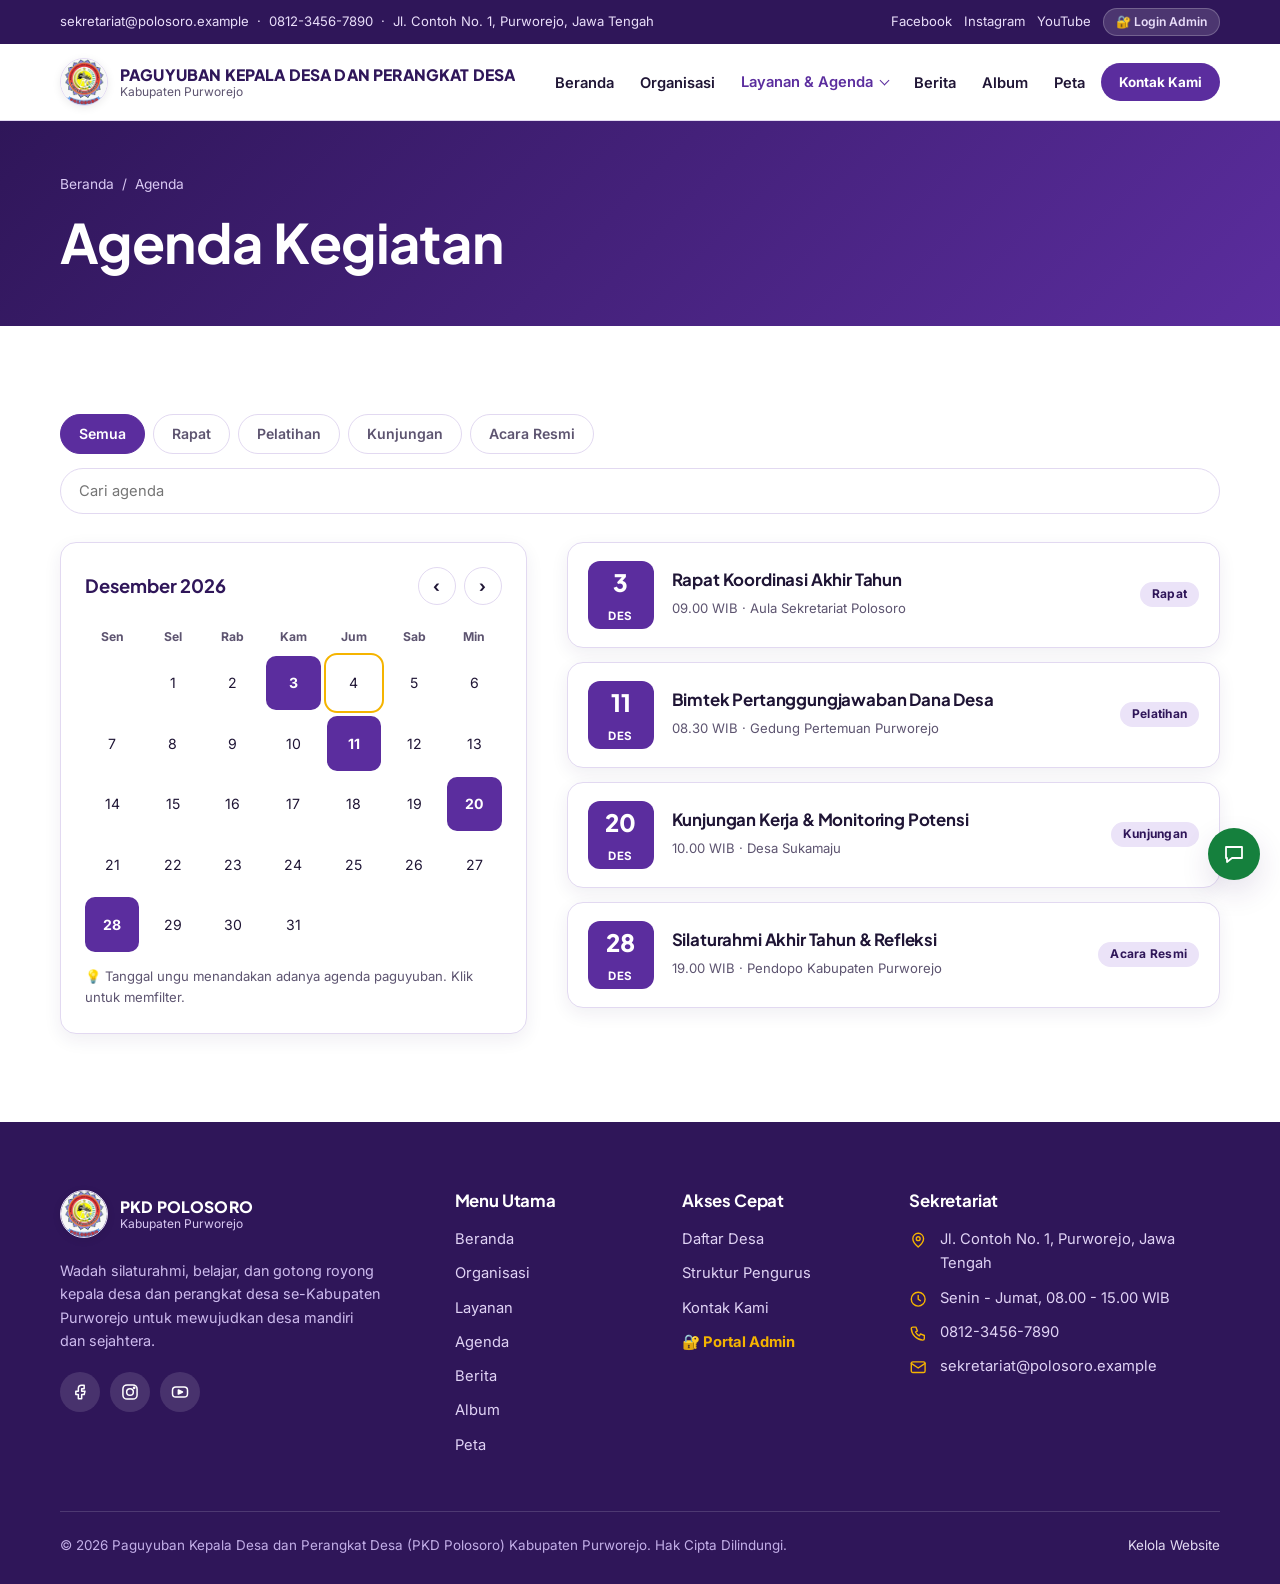
<file: agenda.html>
<!doctype html>
<html lang="id" class="js">
<head>
<meta charset="utf-8">
<meta name="viewport" content="width=device-width, initial-scale=1">
<title>Agenda - PKD Polosoro Purworejo</title>
<meta name="description" content="Kalender dan jadwal kegiatan paguyuban.">
<link rel="icon" href="assets/img/favicon.png">
<link rel="preconnect" href="https://fonts.googleapis.com">
<link href="https://fonts.googleapis.com/css2?family=Inter:wght@400;500;600&family=Plus+Jakarta+Sans:wght@600;700;800&display=swap" rel="stylesheet">
<link rel="stylesheet" href="css/variables.css">
<link rel="stylesheet" href="css/base.css">
<link rel="stylesheet" href="css/components.css">
<link rel="stylesheet" href="css/pages.css">
</head>
<body data-page="agenda">
<div id="site-topbar"></div>
<div id="site-header"></div>
<main id="main">

<div id="agenda-list-view">
<section class="page-head"><div class="container"><nav class="breadcrumb" aria-label="Breadcrumb"><a href="index.html">Beranda</a> / <span>Agenda</span></nav><h1>Agenda Kegiatan</h1></div></section>

<section class="section"><div class="container">
  <div class="filters"><div class="pills" id="agenda-types"></div><input class="search" id="agenda-q" type="search" placeholder="Cari agenda" aria-label="Cari agenda"></div>
  <div class="agenda-layout">
    <div class="cal" id="cal"></div>
    <div><div id="agenda-list" class="agenda-list"></div>
      <p class="empty" id="agenda-empty" hidden>Tidak ada agenda pada bulan atau filter ini.</p>
      <p><button class="btn btn--outline btn--sm" id="agenda-clear" type="button" hidden>Tampilkan semua tanggal</button></p></div>
  </div>
</div></section>
</div>
<div id="agenda-detail-view" hidden>
<section class="page-head"><div class="container"><nav class="breadcrumb"><a href="index.html">Beranda</a> / <a href="agenda.html">Agenda</a> / <span id="crumb-title"></span></nav></div></section>
<section class="section"><div class="container"><div class="detail" id="agenda-detail"></div></div></section>
</div>
</main>
<div id="site-footer"></div>
<script src="js/config.js"></script>
<script src="js/icons.js"></script>
<script src="js/data.js"></script>
<script src="js/components.js"></script>
<script src="js/main.js"></script>
</body>
</html>
</file>
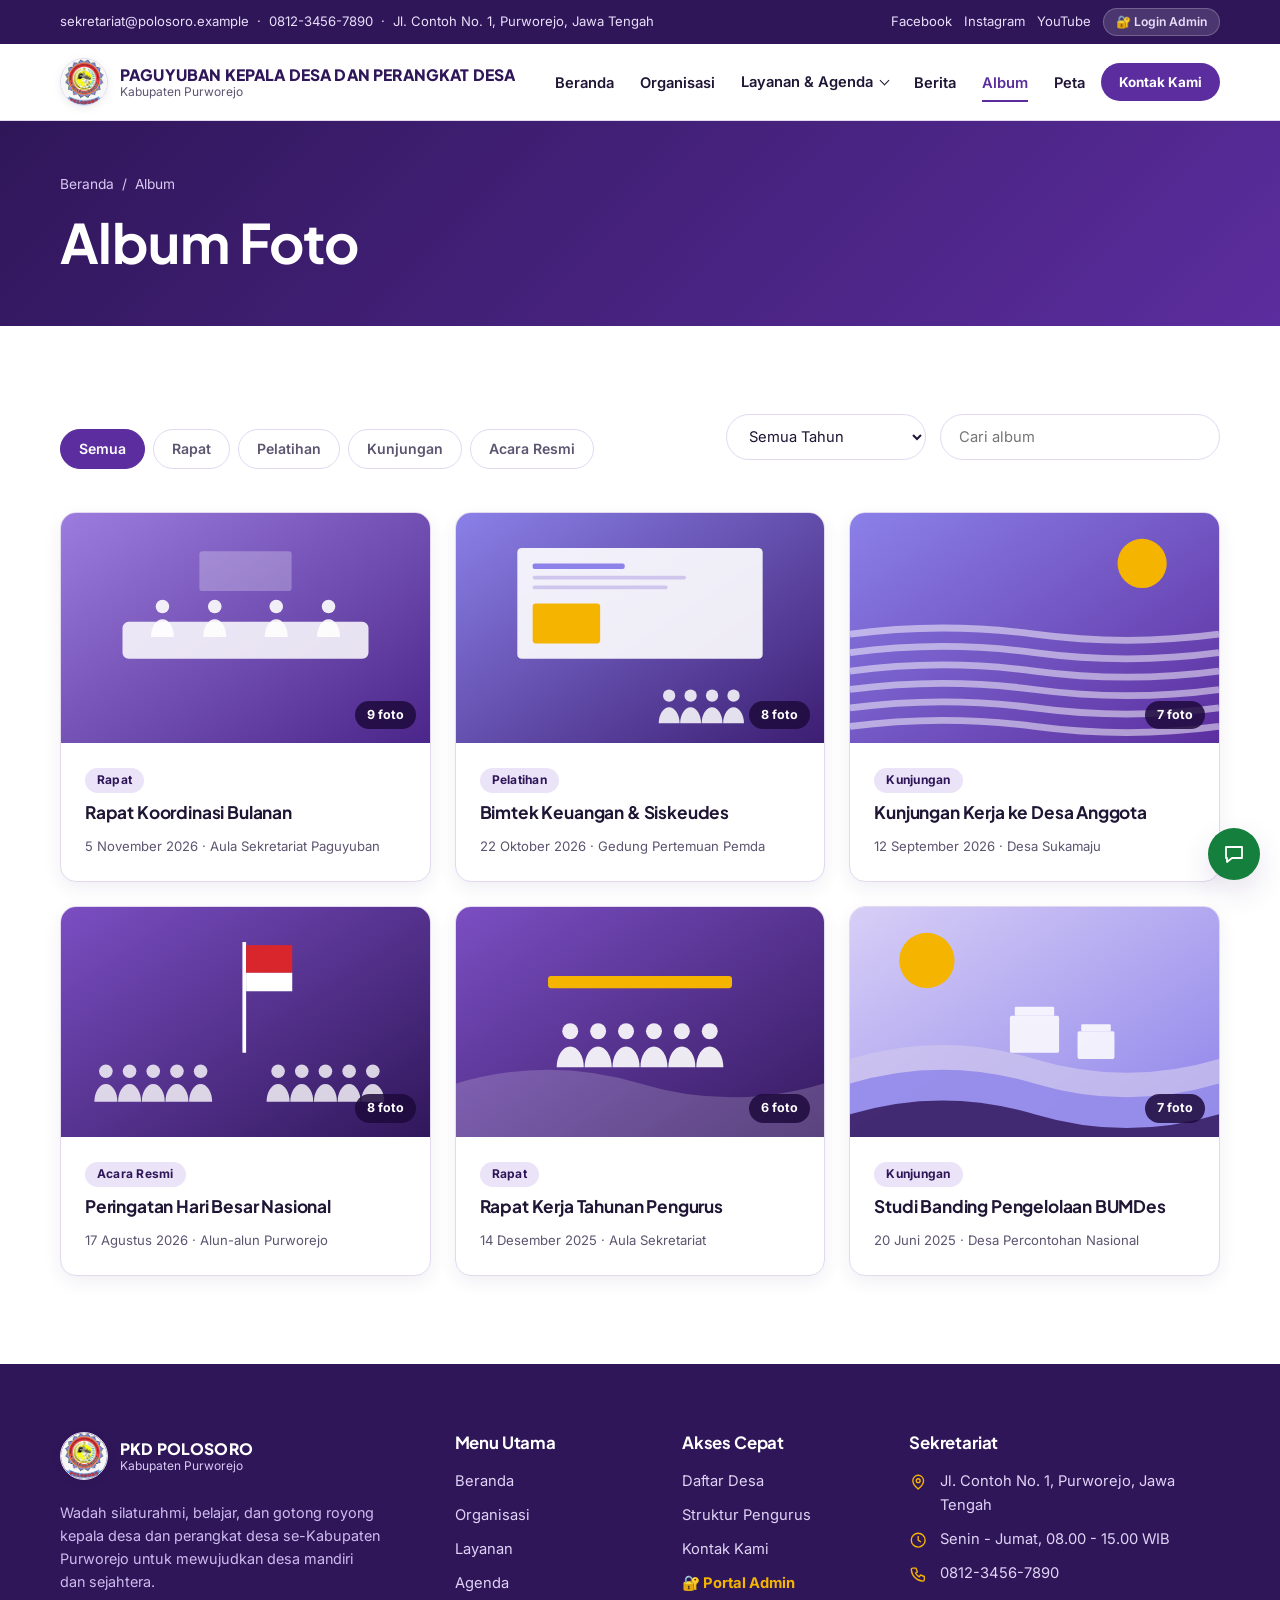
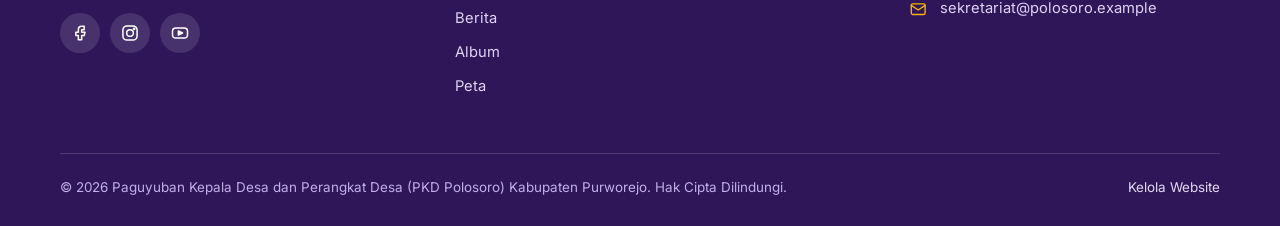
<file: album.html>
<!doctype html>
<html lang="id" class="js">
<head>
<meta charset="utf-8">
<meta name="viewport" content="width=device-width, initial-scale=1">
<title>Album - PKD Polosoro Purworejo</title>
<meta name="description" content="Dokumentasi foto kegiatan paguyuban.">
<link rel="icon" href="assets/img/favicon.png">
<link rel="preconnect" href="https://fonts.googleapis.com">
<link href="https://fonts.googleapis.com/css2?family=Inter:wght@400;500;600&family=Plus+Jakarta+Sans:wght@600;700;800&display=swap" rel="stylesheet">
<link rel="stylesheet" href="css/variables.css">
<link rel="stylesheet" href="css/base.css">
<link rel="stylesheet" href="css/components.css">
<link rel="stylesheet" href="css/pages.css">
</head>
<body data-page="album">
<div id="site-topbar"></div>
<div id="site-header"></div>
<main id="main">

<div id="album-list-view">
<section class="page-head"><div class="container"><nav class="breadcrumb" aria-label="Breadcrumb"><a href="index.html">Beranda</a> / <span>Album</span></nav><h1>Album Foto</h1></div></section>

<section class="section"><div class="container">
  <div class="filters"><div class="pills" id="album-cats"></div><div class="tools"><select class="select" id="album-year" aria-label="Tahun"></select><input class="search" id="album-q" type="search" placeholder="Cari album" aria-label="Cari album"></div></div>
  <div class="grid grid--3" id="album-grid"></div>
  <p class="empty" id="album-empty" hidden>Album tidak ditemukan.</p>
</div></section>
</div>
<div id="album-detail-view" hidden>
<section class="page-head"><div class="container"><nav class="breadcrumb"><a href="index.html">Beranda</a> / <a href="album.html">Album</a> / <span id="crumb-title"></span></nav></div></section>
<section class="section"><div class="container"><div id="album-head" style="margin-bottom:24px"></div><div class="photos" id="album-photos"></div>
<p style="margin-top:28px"><a class="btn btn--outline" href="album.html">‹ Semua album</a></p></div></section>
</div>
</main>
<div id="site-footer"></div>
<script src="js/config.js"></script>
<script src="js/icons.js"></script>
<script src="js/data.js"></script>
<script src="js/components.js"></script>
<script src="js/main.js"></script>
</body>
</html>
</file>
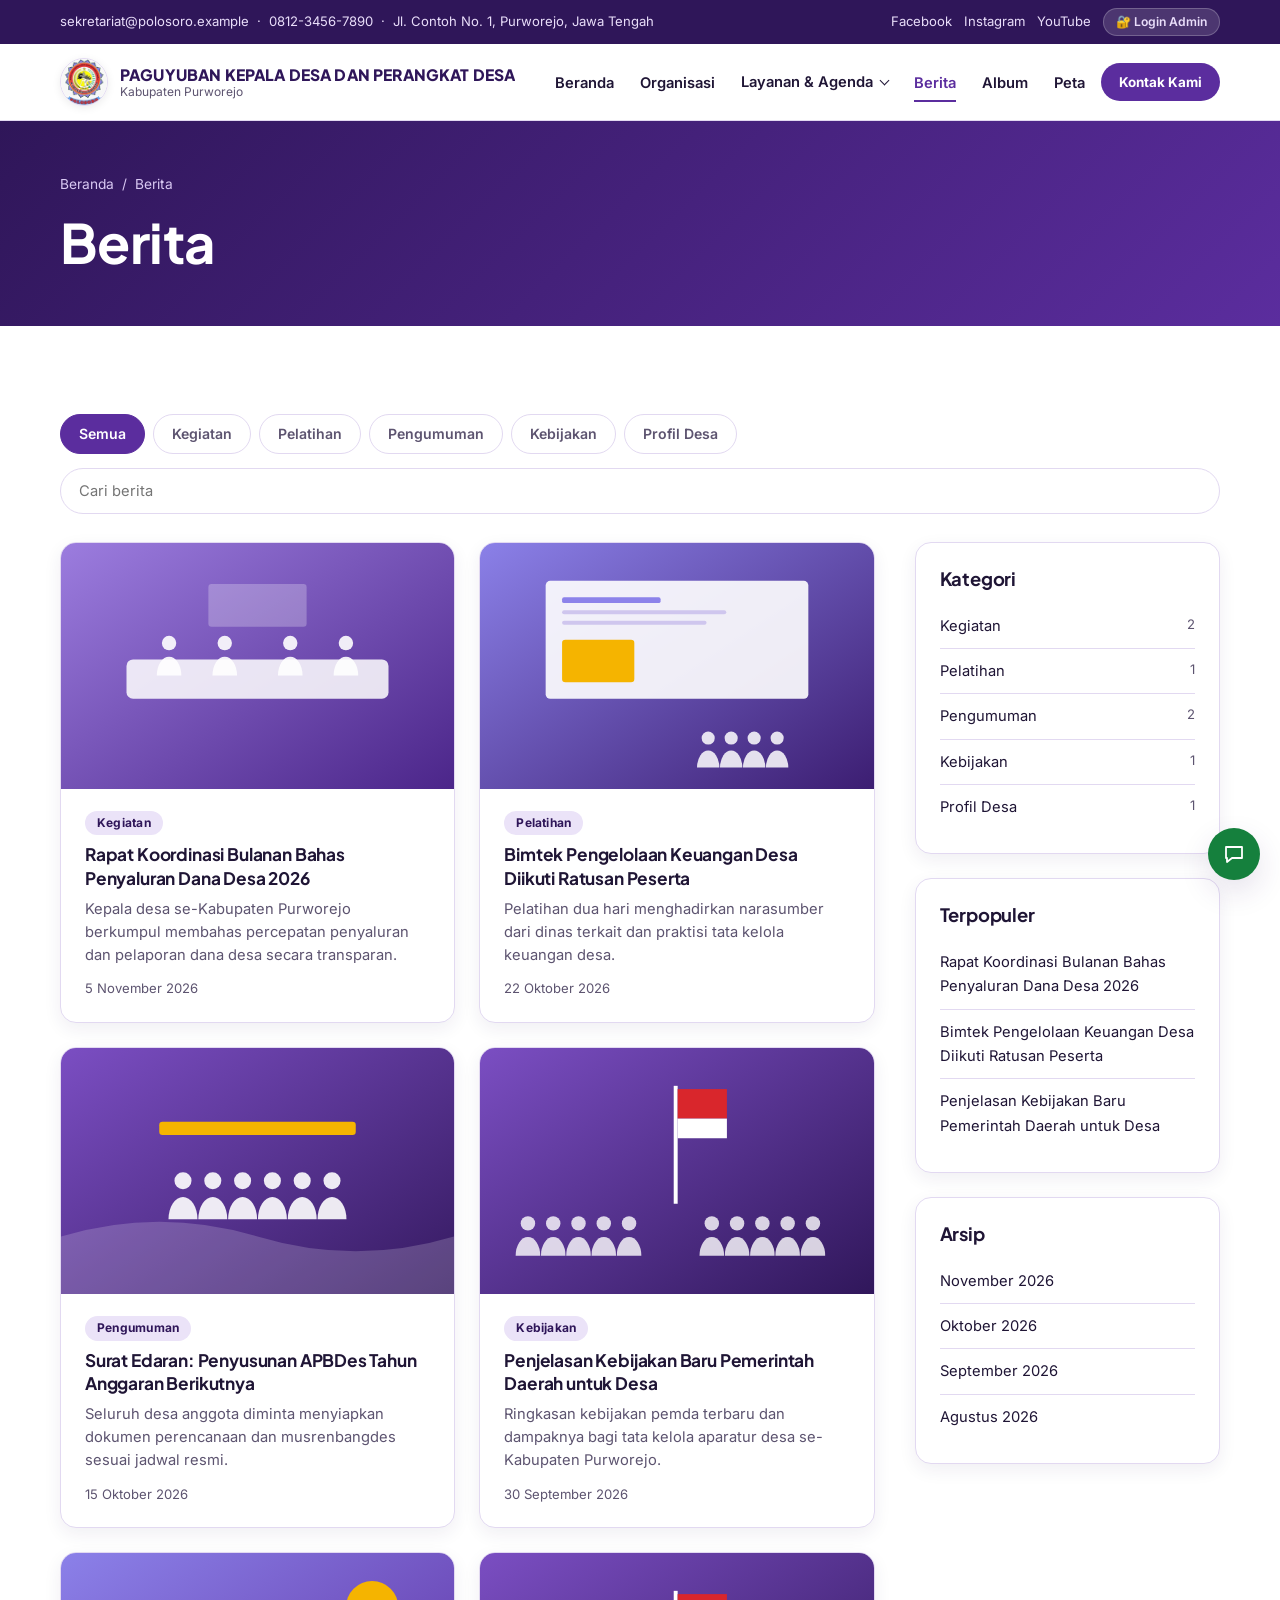
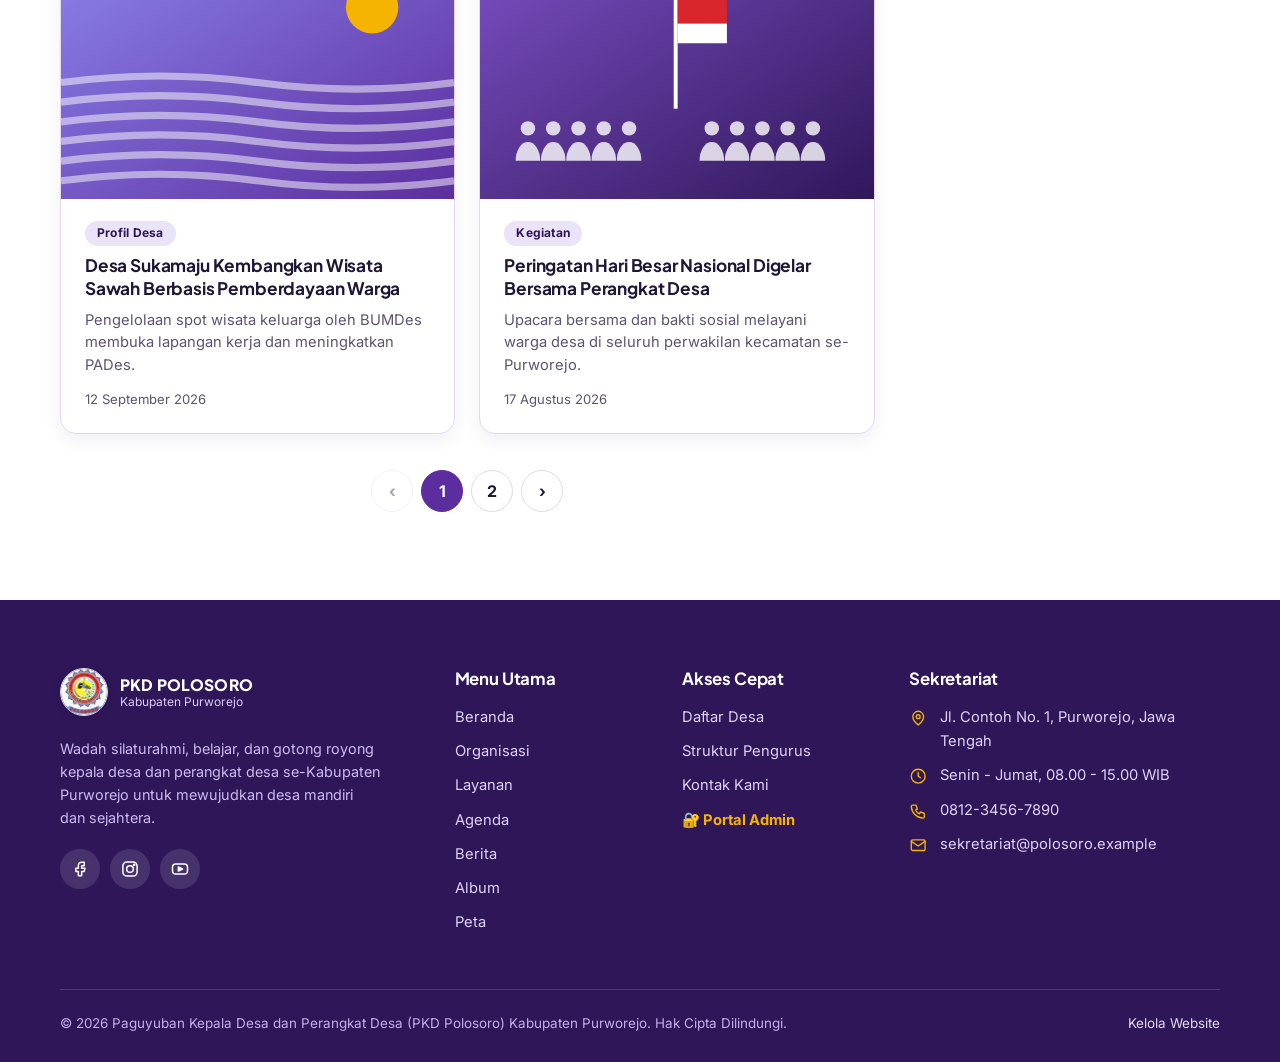
<file: berita.html>
<!doctype html>
<html lang="id" class="js">
<head>
<meta charset="utf-8">
<meta name="viewport" content="width=device-width, initial-scale=1">
<title>Berita - PKD Polosoro Purworejo</title>
<meta name="description" content="Kabar, pengumuman, dan kegiatan paguyuban.">
<link rel="icon" href="assets/img/favicon.png">
<link rel="preconnect" href="https://fonts.googleapis.com">
<link href="https://fonts.googleapis.com/css2?family=Inter:wght@400;500;600&family=Plus+Jakarta+Sans:wght@600;700;800&display=swap" rel="stylesheet">
<link rel="stylesheet" href="css/variables.css">
<link rel="stylesheet" href="css/base.css">
<link rel="stylesheet" href="css/components.css">
<link rel="stylesheet" href="css/pages.css">
</head>
<body data-page="berita">
<div id="site-topbar"></div>
<div id="site-header"></div>
<main id="main">

<div id="news-list-view">
<section class="page-head"><div class="container"><nav class="breadcrumb" aria-label="Breadcrumb"><a href="index.html">Beranda</a> / <span>Berita</span></nav><h1>Berita</h1></div></section>

<section class="section"><div class="container">
  <div class="filters"><div class="pills" id="news-cats"></div><input class="search" id="news-q" type="search" placeholder="Cari berita" aria-label="Cari berita"></div>
  <div class="layout">
    <div><div class="grid grid--2 news-grid" id="news-grid"></div>
      <p class="empty" id="news-empty" hidden>Berita tidak ditemukan. <button class="btn btn--outline btn--sm" id="news-reset" type="button">Atur ulang</button></p>
      <div class="pagination" id="news-pager"></div></div>
    <aside class="side">
      <div class="card"><h3>Kategori</h3><ul class="side-list" id="side-cats"></ul></div>
      <div class="card"><h3>Terpopuler</h3><ul class="side-list" id="side-popular"></ul></div>
      <div class="card"><h3>Arsip</h3><ul class="side-list" id="side-archive"></ul></div>
    </aside>
  </div>
</div></section>
</div>
<div id="news-detail-view" hidden>
<section class="page-head"><div class="container"><nav class="breadcrumb"><a href="index.html">Beranda</a> / <a href="berita.html">Berita</a> / <span id="crumb-title"></span></nav></div></section>
<section class="section"><div class="container"><article class="article" id="news-article"></article></div></section>
</div>
</main>
<div id="site-footer"></div>
<script src="js/config.js"></script>
<script src="js/icons.js"></script>
<script src="js/data.js"></script>
<script src="js/components.js"></script>
<script src="js/main.js"></script>
</body>
</html>
</file>
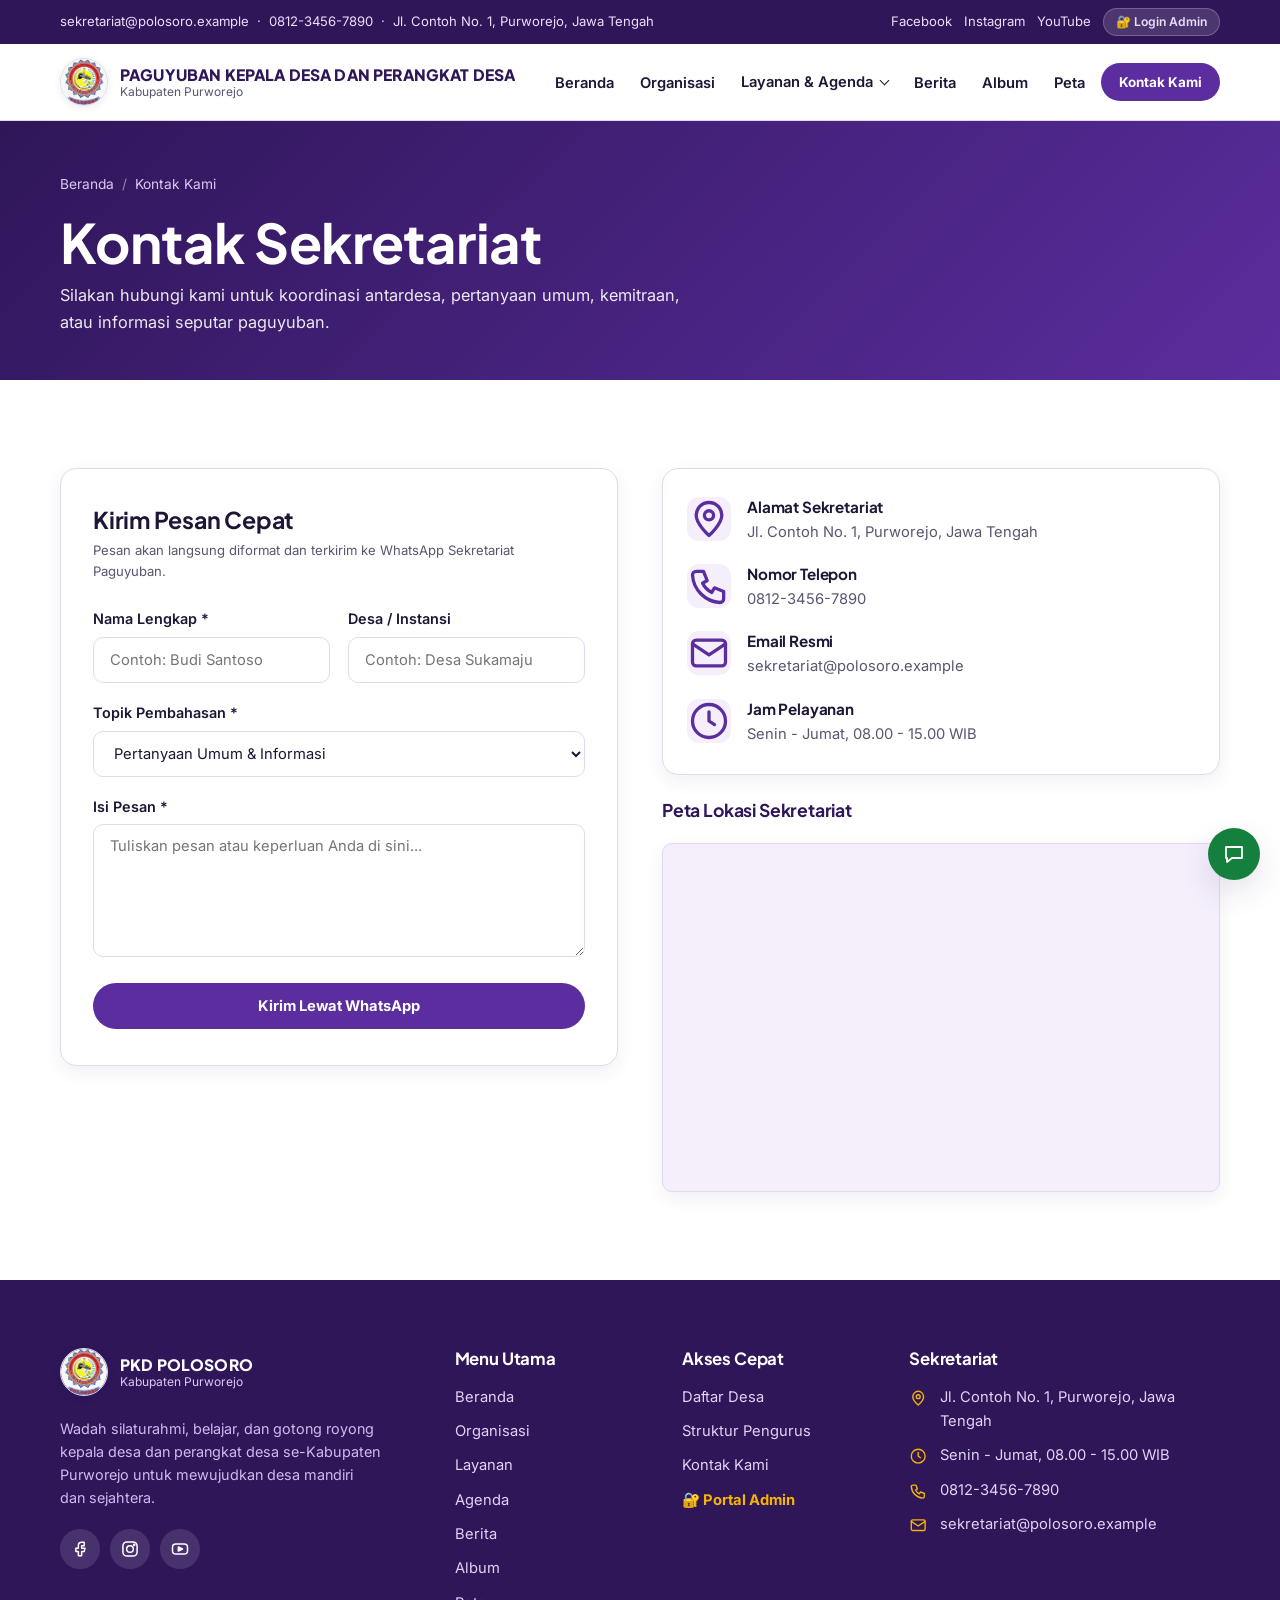
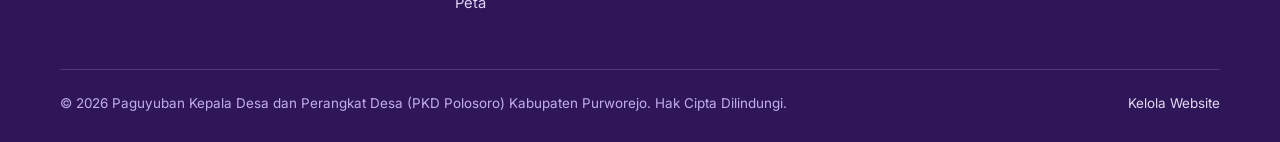
<file: kontak.html>
<!doctype html>
<html lang="id" class="js">
<head>
<meta charset="utf-8">
<meta name="viewport" content="width=device-width, initial-scale=1">
<title>Kontak Kami - PKD Polosoro Purworejo</title>
<meta name="description" content="Hubungi sekretariat Paguyuban Kepala Desa dan Perangkat Desa Purworejo.">
<link rel="icon" href="assets/img/favicon.png">
<link rel="preconnect" href="https://fonts.googleapis.com">
<link href="https://fonts.googleapis.com/css2?family=Inter:wght@400;500;600&family=Plus+Jakarta+Sans:wght@600;700;800&display=swap" rel="stylesheet">
<link rel="stylesheet" href="css/variables.css">
<link rel="stylesheet" href="css/base.css">
<link rel="stylesheet" href="css/components.css">
<link rel="stylesheet" href="css/pages.css">
</head>
<body data-page="kontak">
<div id="site-topbar"></div>
<div id="site-header"></div>
<main id="main">
<section class="page-head">
  <div class="container">
    <nav class="breadcrumb" aria-label="Breadcrumb"><a href="index.html">Beranda</a> <span class="sep">/</span> <span>Kontak Kami</span></nav>
    <h1>Kontak Sekretariat</h1>
    <p>Silakan hubungi kami untuk koordinasi antardesa, pertanyaan umum, kemitraan, atau informasi seputar paguyuban.</p>
  </div>
</section>

<section class="section">
  <div class="container contact">
    <div class="card contact__card">
      <h2 style="font-size:1.45rem;margin-bottom:6px">Kirim Pesan Cepat</h2>
      <p class="meta" style="margin-bottom:24px">Pesan akan langsung diformat dan terkirim ke WhatsApp Sekretariat Paguyuban.</p>
      
      <form class="form" data-wa-form data-wa-title="Pesan dari website PKD Polosoro">
        <div class="form__row">
          <label class="field">
            <span>Nama Lengkap *</span>
            <input name="nama" data-label="Nama" placeholder="Contoh: Budi Santoso" required>
          </label>
          <label class="field">
            <span>Desa / Instansi</span>
            <input name="desa" data-label="Desa/Instansi" placeholder="Contoh: Desa Sukamaju">
          </label>
        </div>
        <label class="field">
          <span>Topik Pembahasan *</span>
          <select name="topik" data-label="Topik">
            <option>Pertanyaan Umum &amp; Informasi</option>
            <option>Keanggotaan &amp; Pembaruan Data Desa</option>
            <option>Agenda Kegiatan / Bimtek</option>
            <option>Kerja Sama &amp; Kemitraan</option>
          </select>
        </label>
        <label class="field">
          <span>Isi Pesan *</span>
          <textarea name="pesan" data-label="Pesan" rows="5" placeholder="Tuliskan pesan atau keperluan Anda di sini..." required></textarea>
        </label>
        <button class="btn btn--primary" type="submit" style="margin-top:8px">Kirim Lewat WhatsApp</button>
      </form>
    </div>

    <div>
      <ul class="contact__list card">
        <li>
          <span class="icon-wrap" data-icon="pin"></span>
          <div>
            <h3>Alamat Sekretariat</h3>
            <span data-site="address"></span>
          </div>
        </li>
        <li>
          <span class="icon-wrap" data-icon="phone"></span>
          <div>
            <h3>Nomor Telepon</h3>
            <span data-site="phone"></span>
          </div>
        </li>
        <li>
          <span class="icon-wrap" data-icon="mail"></span>
          <div>
            <h3>Email Resmi</h3>
            <span data-site="email"></span>
          </div>
        </li>
        <li>
          <span class="icon-wrap" data-icon="clock"></span>
          <div>
            <h3>Jam Pelayanan</h3>
            <span data-site="hours"></span>
          </div>
        </li>
      </ul>
      <div class="contact__map-wrap" id="peta">
        <h2 class="contact__map-title">Peta Lokasi Sekretariat</h2>
        <div class="map" data-map></div>
      </div>
    </div>
  </div>
</section>
</main>
<div id="site-footer"></div>
<script src="js/config.js"></script>
<script src="js/icons.js"></script>
<script src="js/data.js"></script>
<script src="js/components.js"></script>
<script src="js/main.js"></script>
</body>
</html>
</file>
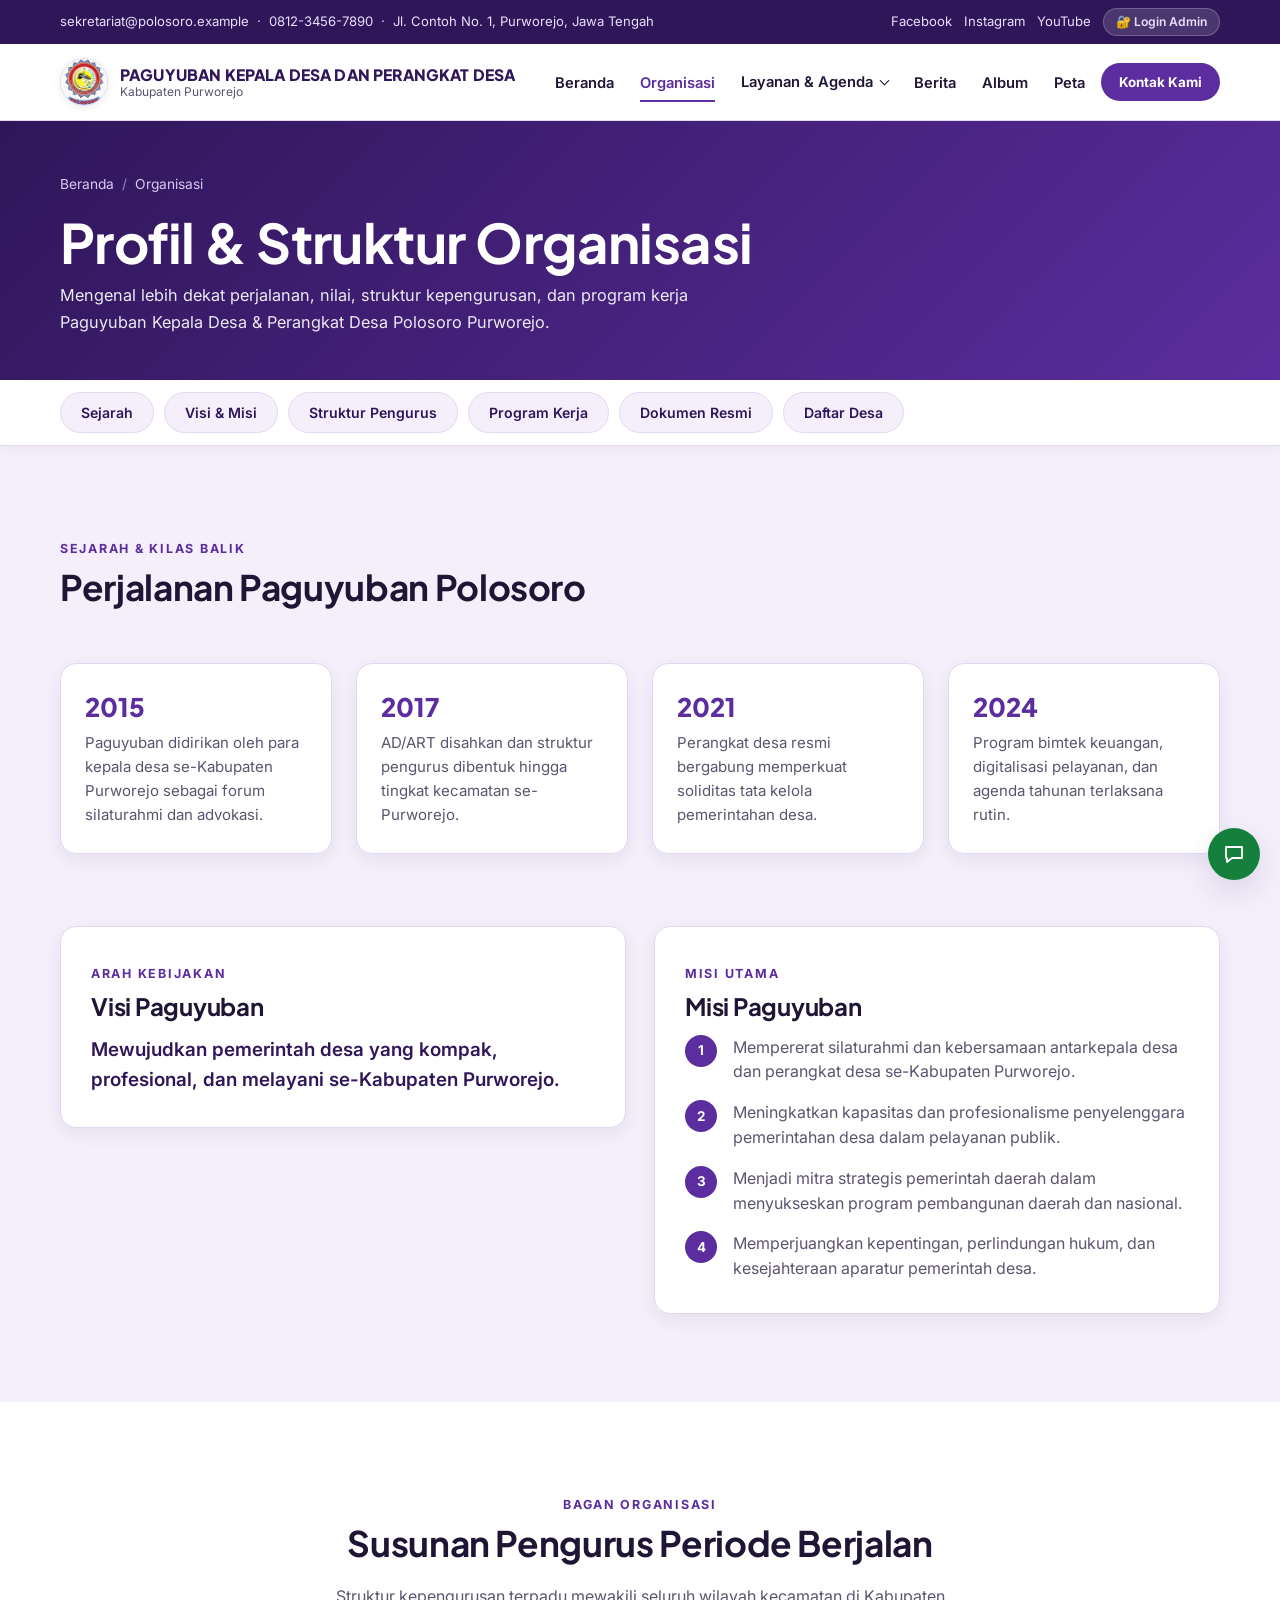
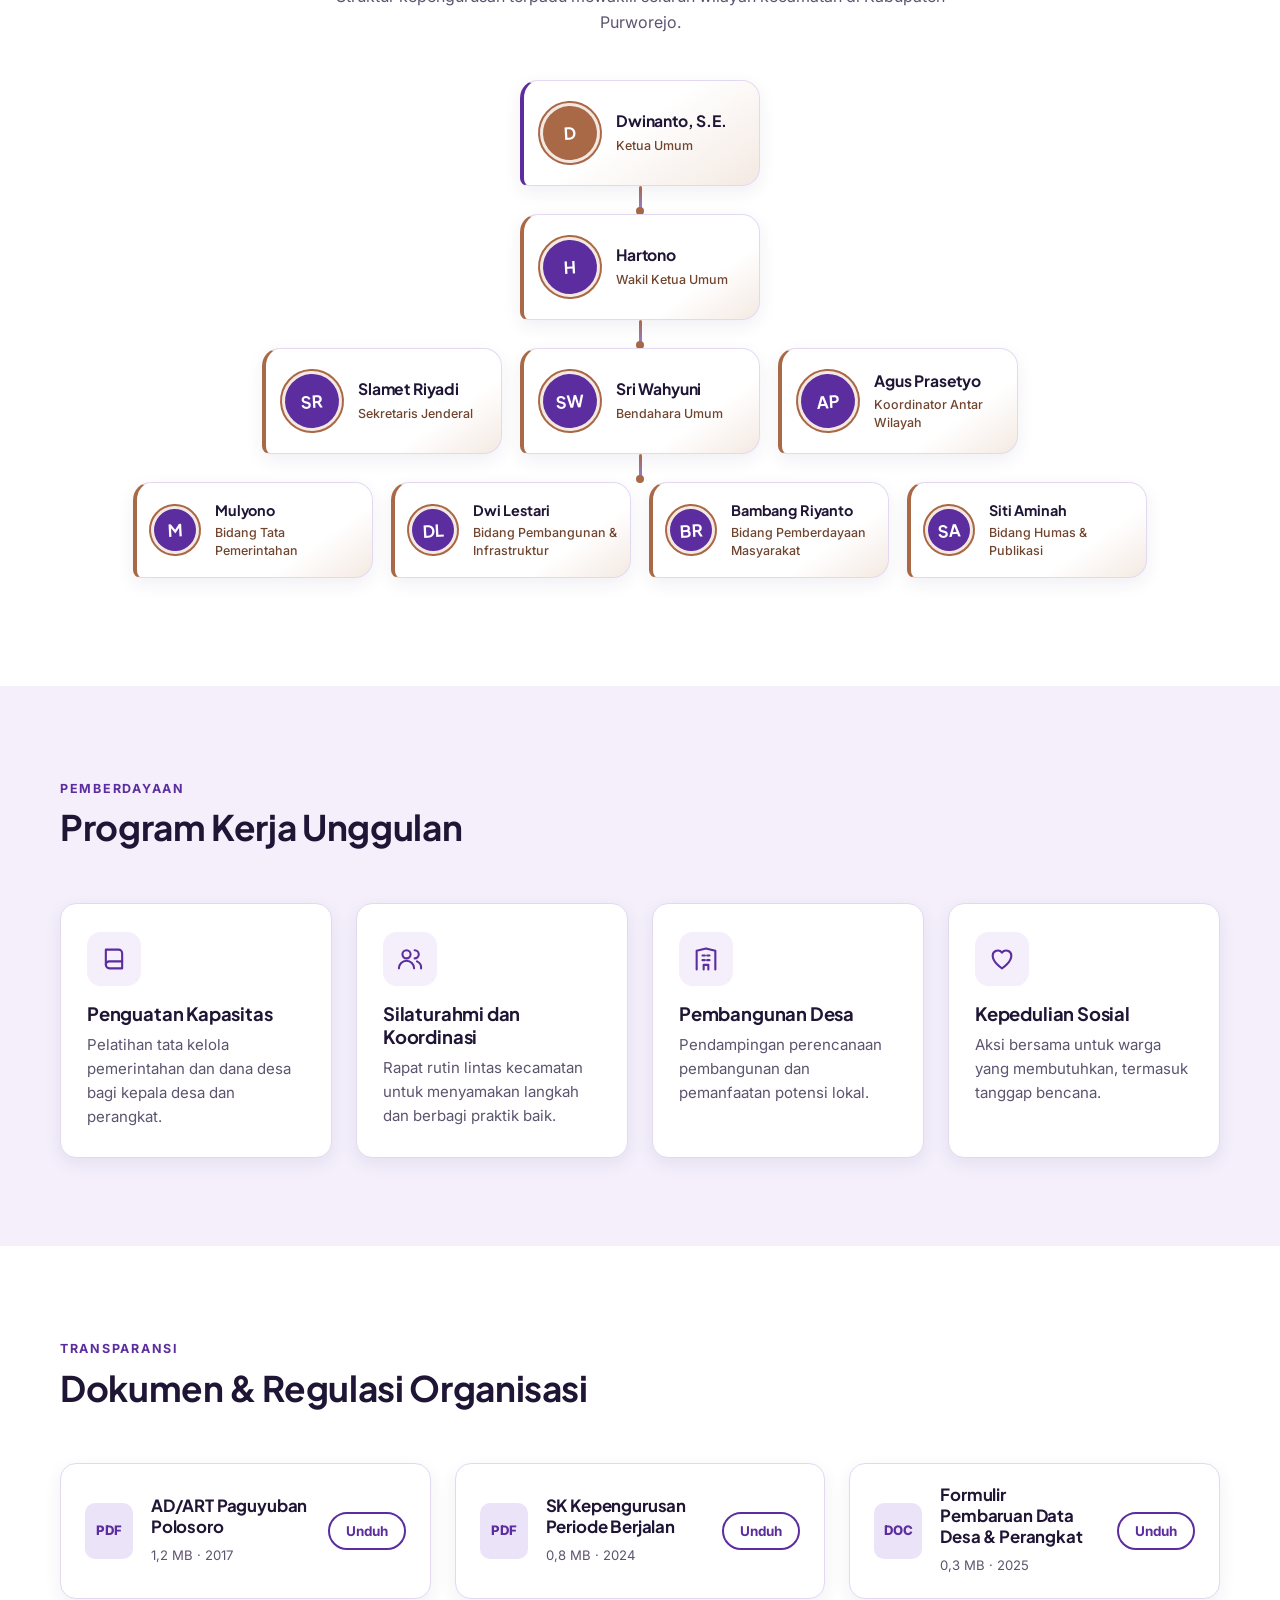
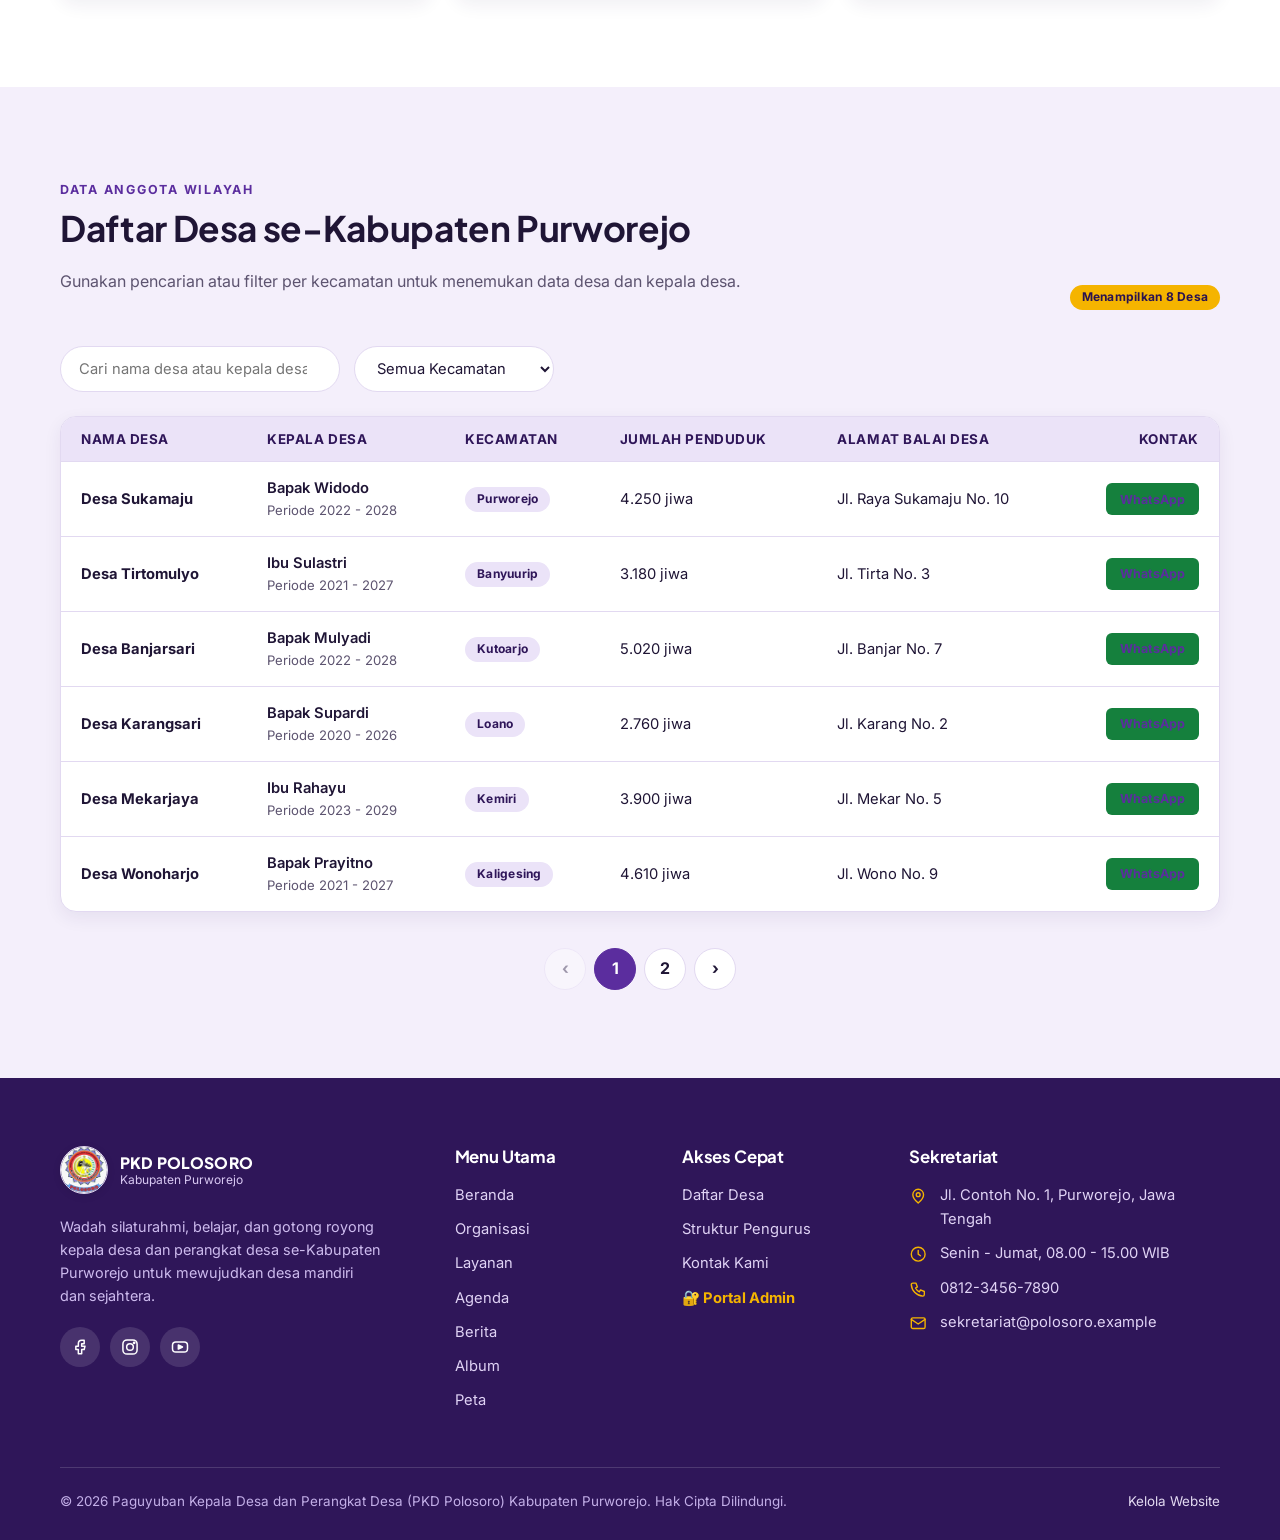
<file: organisasi.html>
<!doctype html>
<html lang="id" class="js">
<head>
<meta charset="utf-8">
<meta name="viewport" content="width=device-width, initial-scale=1">
<title>Organisasi - PKD Polosoro Purworejo</title>
<meta name="description" content="Sejarah, visi misi, struktur pengurus, program kerja, dan daftar desa.">
<link rel="icon" href="assets/img/favicon.png">
<link rel="preconnect" href="https://fonts.googleapis.com">
<link href="https://fonts.googleapis.com/css2?family=Inter:wght@400;500;600&family=Plus+Jakarta+Sans:wght@600;700;800&display=swap" rel="stylesheet">
<link rel="stylesheet" href="css/variables.css">
<link rel="stylesheet" href="css/base.css">
<link rel="stylesheet" href="css/components.css">
<link rel="stylesheet" href="css/pages.css">
</head>
<body data-page="organisasi">
<div id="site-topbar"></div>
<div id="site-header"></div>
<main id="main">
<section class="page-head">
  <div class="container">
    <nav class="breadcrumb" aria-label="Breadcrumb"><a href="index.html">Beranda</a> <span class="sep">/</span> <span>Organisasi</span></nav>
    <h1>Profil &amp; Struktur Organisasi</h1>
    <p>Mengenal lebih dekat perjalanan, nilai, struktur kepengurusan, dan program kerja Paguyuban Kepala Desa &amp; Perangkat Desa Polosoro Purworejo.</p>
  </div>
</section>

<nav class="subnav" aria-label="Navigasi bagian halaman">
  <div class="container">
    <a href="#sejarah-sec">Sejarah</a>
    <a href="#visi-sec">Visi &amp; Misi</a>
    <a href="#struktur">Struktur Pengurus</a>
    <a href="#program">Program Kerja</a>
    <a href="#dokumen">Dokumen Resmi</a>
    <a href="#desa">Daftar Desa</a>
  </div>
</nav>

<section class="section section--soft sejarah-visi" id="sejarah-sec">
  <div class="container">
    <div class="section-head">
      <div>
        <span class="eyebrow">Sejarah &amp; Kilas Balik</span>
        <h2>Perjalanan Paguyuban Polosoro</h2>
      </div>
    </div>
    <div class="grid grid--4" id="sejarah"></div>
    <div class="vm sejarah-visi__vm" id="visi-sec">
      <div class="card card--pad">
        <span class="eyebrow">Arah Kebijakan</span>
        <h2 style="font-size:1.5rem;margin-bottom:14px">Visi Paguyuban</h2>
        <p id="visi" style="font-size:1.18rem;font-weight:600;color:var(--color-primary-dark);line-height:1.6;margin:0"></p>
      </div>
      <div class="card card--pad">
        <span class="eyebrow">Misi Utama</span>
        <h2 style="font-size:1.5rem;margin-bottom:14px">Misi Paguyuban</h2>
        <ol class="misi" id="misi"></ol>
      </div>
    </div>
  </div>
</section>

<section class="section" id="struktur">
  <div class="container">
    <div class="section-head section-head--center">
      <span class="eyebrow">Bagan Organisasi</span>
      <h2>Susunan Pengurus Periode Berjalan</h2>
      <p>Struktur kepengurusan terpadu mewakili seluruh wilayah kecamatan di Kabupaten Purworejo.</p>
    </div>
    <div class="tree" id="tree"></div>
  </div>
</section>

<section class="section section--soft" id="program">
  <div class="container">
    <div class="section-head">
      <div>
        <span class="eyebrow">Pemberdayaan</span>
        <h2>Program Kerja Unggulan</h2>
      </div>
    </div>
    <div class="grid grid--4" id="org-programs"></div>
  </div>
</section>

<section class="section" id="dokumen">
  <div class="container">
    <div class="section-head">
      <div>
        <span class="eyebrow">Transparansi</span>
        <h2>Dokumen &amp; Regulasi Organisasi</h2>
      </div>
    </div>
    <div class="grid grid--3" id="docs"></div>
  </div>
</section>

<!-- DAFTAR DESA (DIRANCANG ULANG: TABEL RAPI, PADDING LEGA, TIDAK NEMPEL GARIS) -->
<section class="section section--soft" id="desa">
  <div class="container">
    <div class="section-head">
      <div>
        <span class="eyebrow">Data Anggota Wilayah</span>
        <h2>Daftar Desa se-Kabupaten Purworejo</h2>
        <p>Gunakan pencarian atau filter per kecamatan untuk menemukan data desa dan kepala desa.</p>
      </div>
      <div id="desa-counter" class="chip chip--accent">Memuat data...</div>
    </div>
    
    <div class="tools">
      <input class="search" id="desa-q" type="search" placeholder="Cari nama desa atau kepala desa..." aria-label="Cari desa">
      <select class="select" id="desa-kec" aria-label="Pilih Kecamatan"></select>
    </div>

    <div class="table-wrap">
      <table class="table">
        <thead>
          <tr>
            <th>Nama Desa</th>
            <th>Kepala Desa</th>
            <th>Kecamatan</th>
            <th>Jumlah Penduduk</th>
            <th>Alamat Balai Desa</th>
            <th style="text-align:right">Kontak</th>
          </tr>
        </thead>
        <tbody id="desa-rows"></tbody>
      </table>
    </div>

    <p class="empty" id="desa-empty" hidden>Desa yang Anda cari tidak ditemukan. Coba gunakan kata kunci lain.</p>
    <div class="pagination" id="desa-pager"></div>
  </div>
</section>
</main>
<div id="site-footer"></div>
<script src="js/config.js"></script>
<script src="js/icons.js"></script>
<script src="js/data.js"></script>
<script src="js/components.js"></script>
<script src="js/main.js"></script>
</body>
</html>
</file>
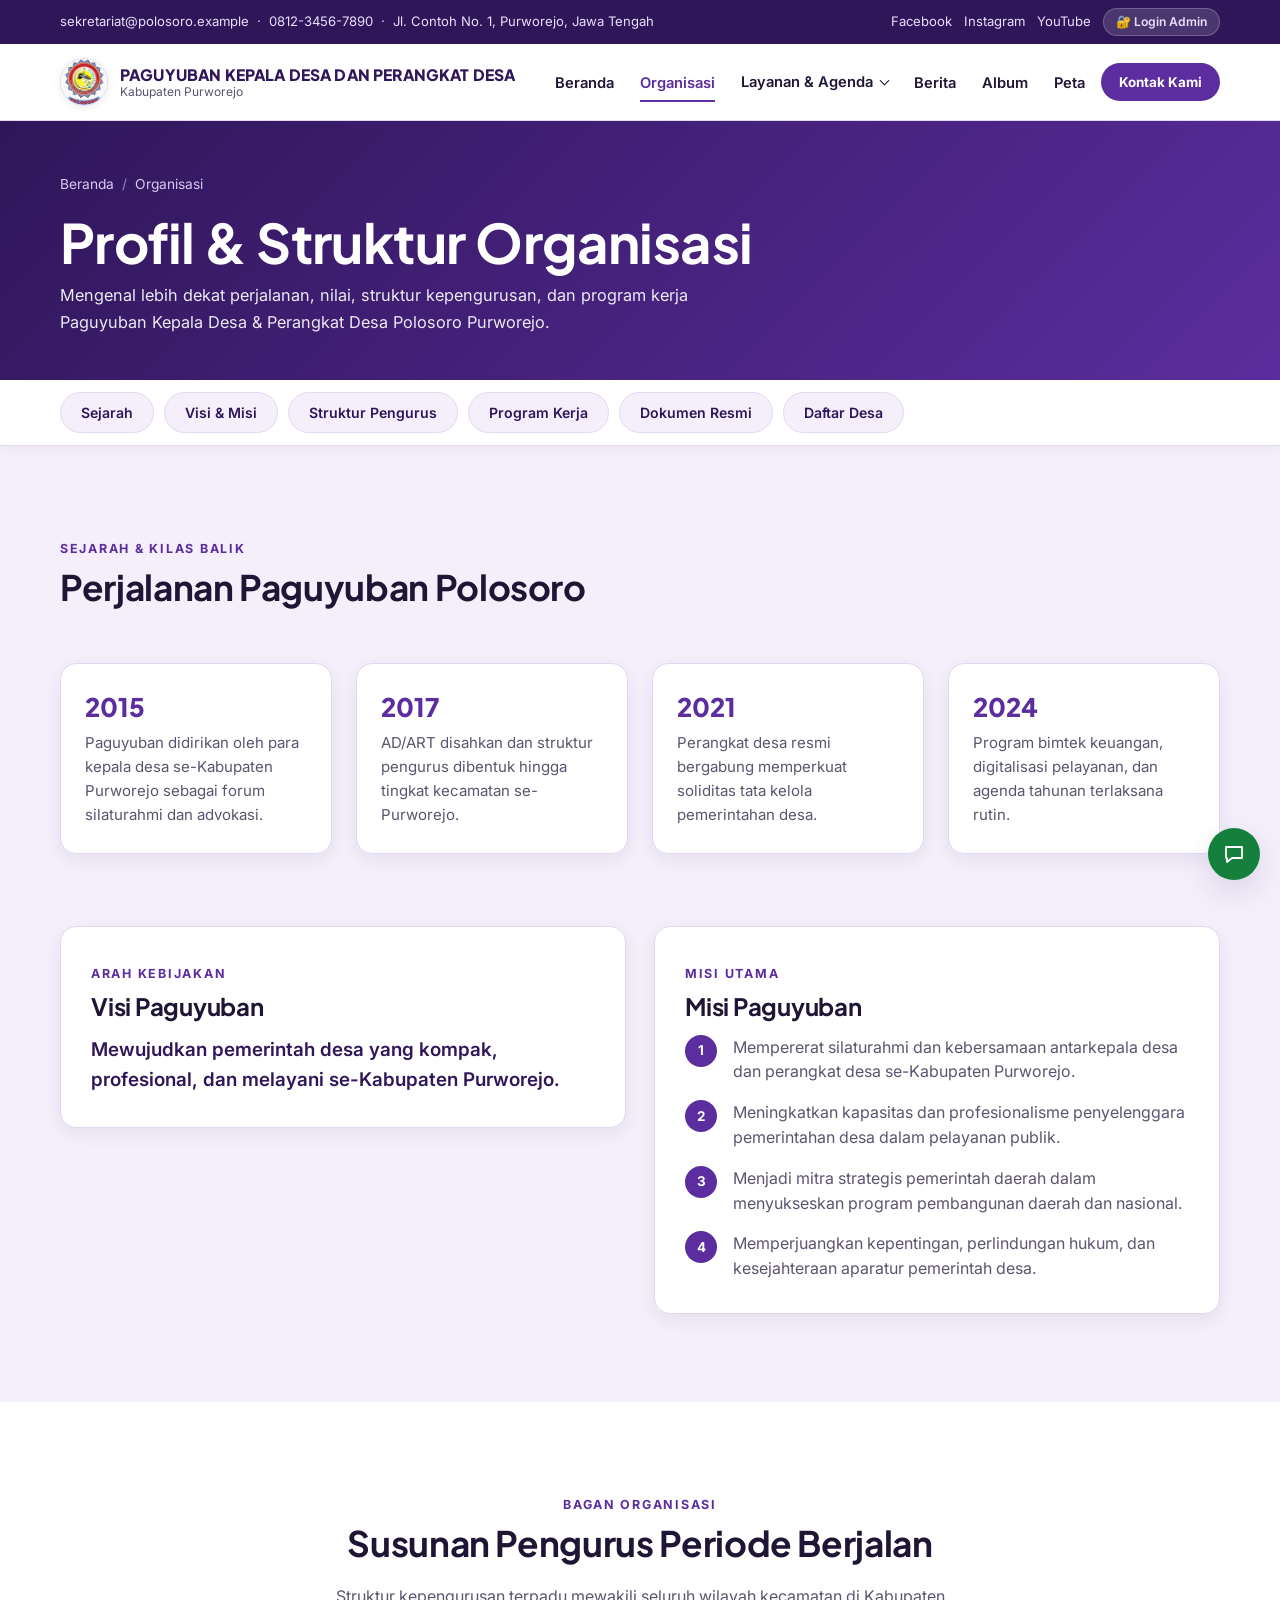
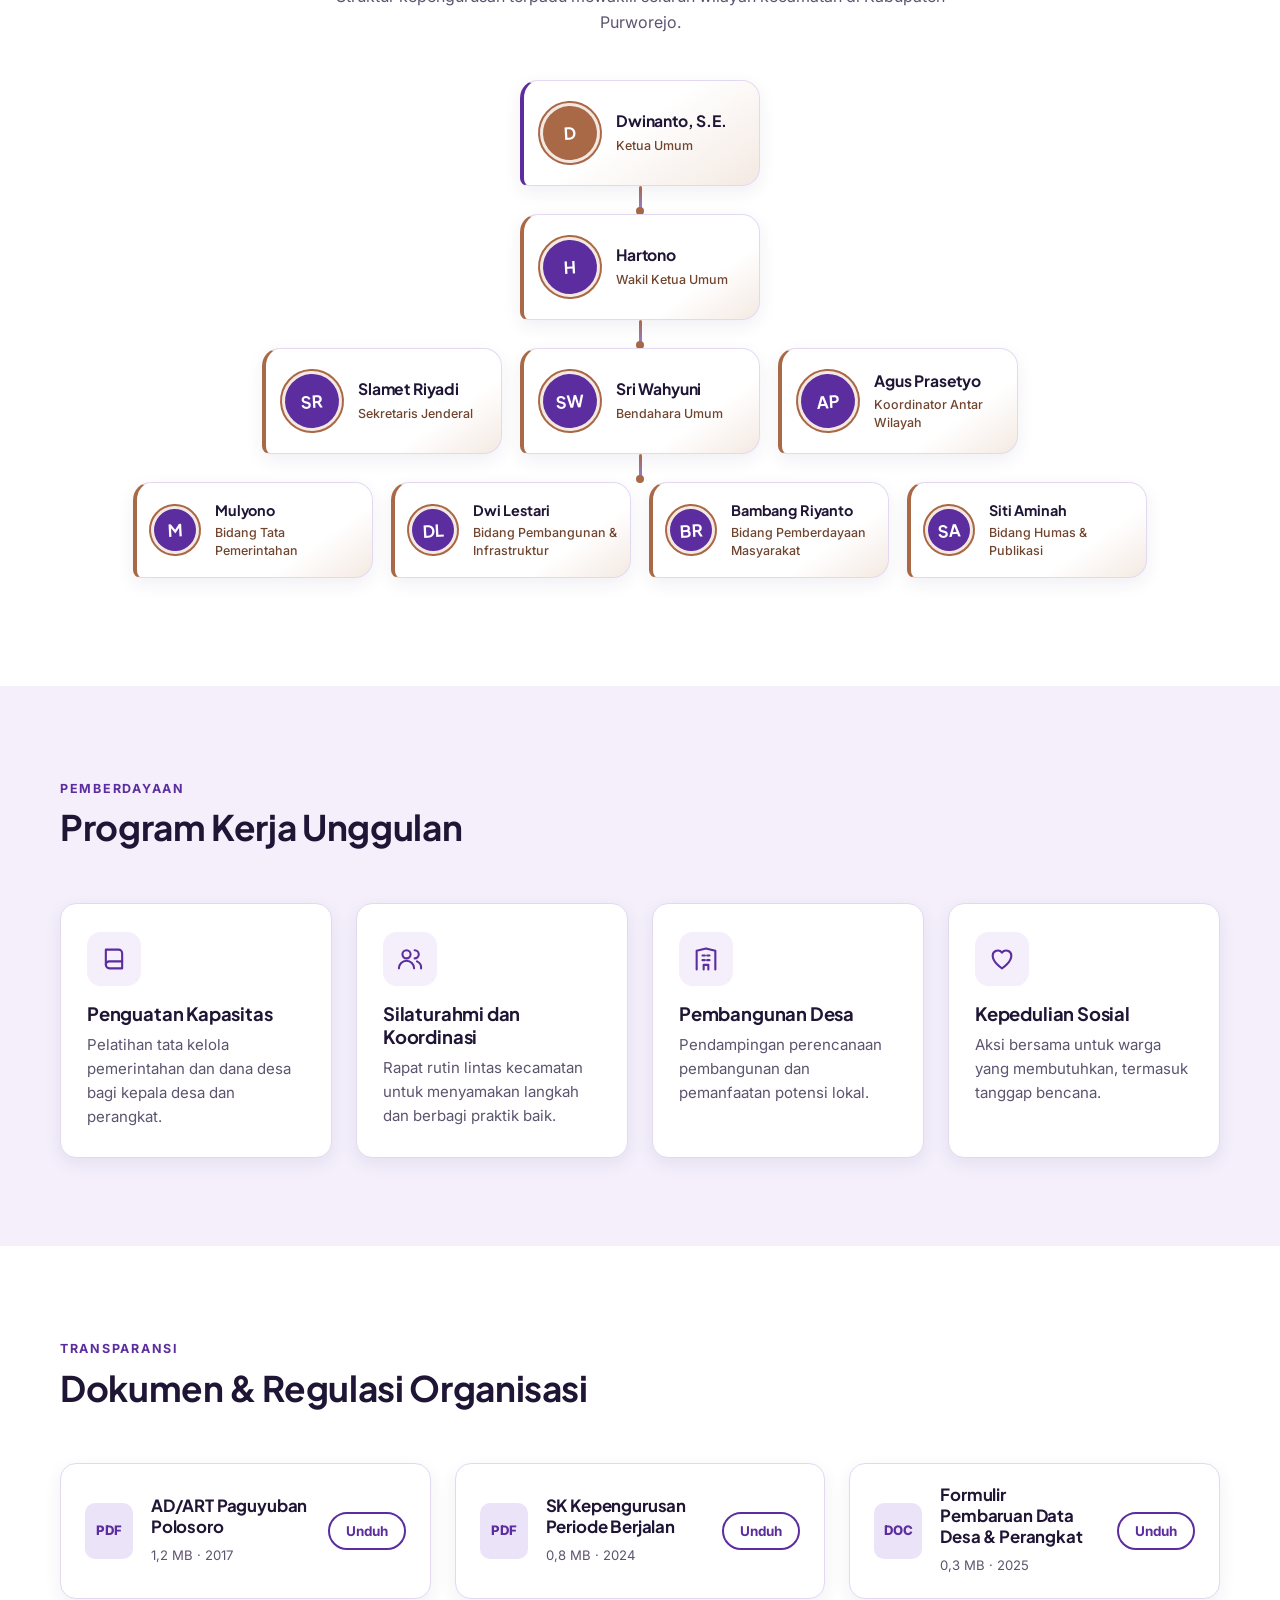
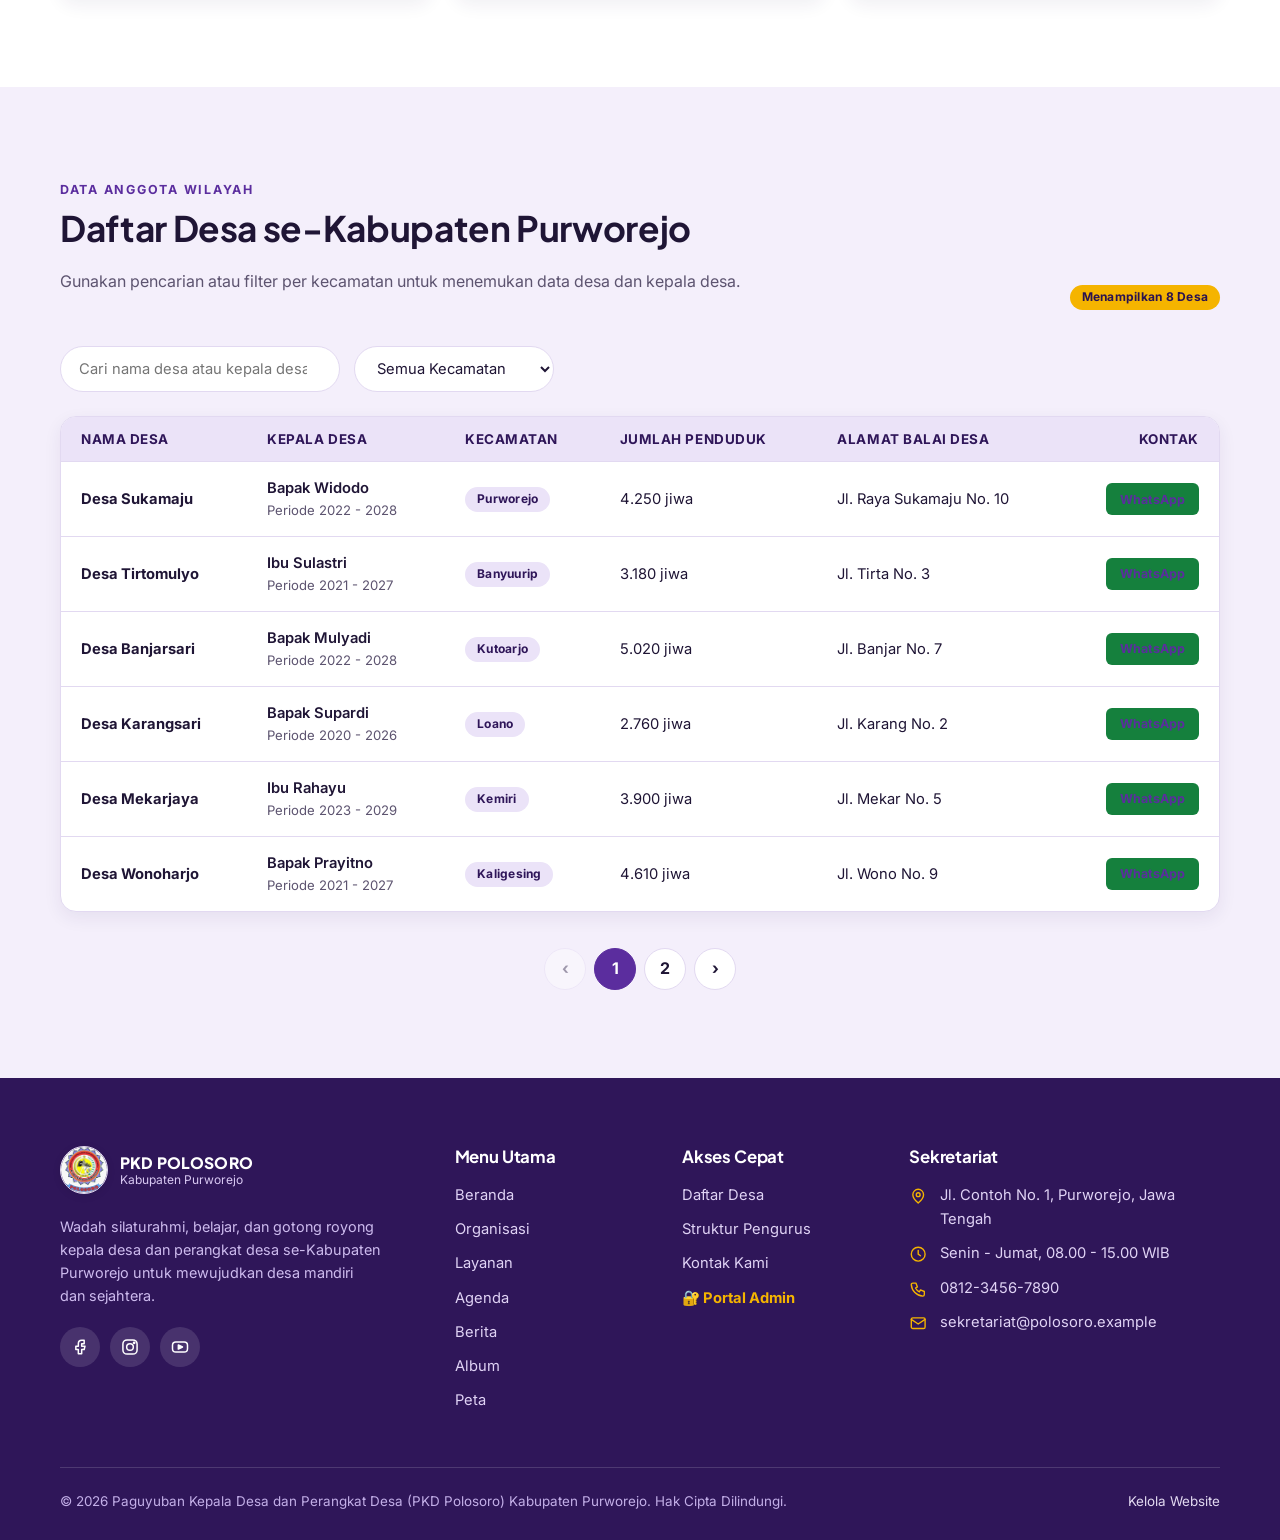
<file: profil-desa.html>
<!doctype html>
<html lang="id">
<head>
<meta charset="utf-8">
<meta http-equiv="refresh" content="0; url=organisasi.html#desa">
<title>Mengalihkan ke Daftar Desa - PKD Polosoro Purworejo</title>
<script>window.location.replace("organisasi.html#desa");</script>
</head>
<body style="font-family:sans-serif;text-align:center;padding:50px">
  <p>Mengalihkan ke <a href="organisasi.html#desa">Daftar Desa di Halaman Organisasi</a>...</p>
</body>
</html>
</file>
<file: css/variables.css>
/* ==========================================================
   VARIABEL TEMA - ganti warna, font, dan bentuk di SINI saja.
   Warna dominan: UNGU (diambil dari logo Polosoro).
   ========================================================== */
:root {
  --color-primary: #5b2d9e;        /* ungu utama: tombol, judul aksen */
  --color-primary-dark: #2f1659;   /* ungu tua: bar atas, footer */
  --color-primary-light: #7c4fc4;  /* ungu terang: hover */
  --color-lavender: #8c82ea;       /* lavender (kelopak logo) */
  --color-soft: #f4effb;           /* latar lembut seksi selang-seling */
  --color-soft-2: #ebe3f8;
  --color-accent: #f5b400;         /* kuning emas (dari logo) */
  --color-accent-ink: #2a1250;     /* teks di atas kuning */
  --color-earth: #a96846;          /* cokelat tanah: aksen hangat pendamping ungu */
  --color-earth-dark: #70452f;
  --color-earth-soft: #f4e9e2;
  --color-red: #d9262c;
  --color-green: #15803d;          /* tombol WhatsApp */

  --color-ink: #1f1535;
  --color-muted: #5d5470;
  --color-bg: #ffffff;
  --color-card: #ffffff;
  --color-line: #e2d9f1;

  --font-heading: "Plus Jakarta Sans", system-ui, sans-serif;
  --font-body: "Inter", system-ui, sans-serif;

  --radius: 16px;
  --radius-sm: 10px;
  --shadow-soft: 0 6px 18px rgba(47, 22, 89, 0.07);
  --shadow: 0 12px 30px rgba(60, 28, 110, 0.13);
  --container: 1200px;
}
</file>
<file: css/base.css>
/* ===== BASE: reset, tipografi, tata letak dasar, tombol ===== */
*,
*::before,
*::after {
    box-sizing: border-box;
}

html {
    scroll-behavior: smooth;
    -webkit-text-size-adjust: 100%;
    overflow-x: hidden;
}

body {
    margin: 0;
    font-family: var(--font-body);
    font-size: 16px;
    line-height: 1.65;
    color: var(--color-ink);
    background: var(--color-bg);
    overflow-x: hidden;
    width: 100%;
}

img,
svg {
    display: block;
    max-width: 100%;
    height: auto;
}

a {
    color: inherit;
    text-decoration: none;
}

ul,
ol {
    margin: 0;
    padding: 0;
    list-style: none;
}

h1,
h2,
h3,
h4 {
    font-family: var(--font-heading);
    font-weight: 700;
    line-height: 1.25;
    margin: 0 0 .5em;
    color: var(--color-ink);
    letter-spacing: -0.01em;
    word-break: break-word;
}

h1 {
    font-size: clamp(1.85rem, 5vw, 3.4rem);
}

h2 {
    font-size: clamp(1.45rem, 3.5vw, 2.2rem);
}

h3 {
    font-size: clamp(1.1rem, 2.5vw, 1.25rem);
}

p {
    margin: 0 0 1em;
    color: var(--color-muted);
    word-break: break-word;
}

button,
input,
select,
textarea {
    font: inherit;
    color: inherit;
    max-width: 100%;
}

:focus-visible {
    outline: 3px solid var(--color-accent);
    outline-offset: 2px;
}

[hidden] {
    display: none !important;
}

.container {
    width: 100%;
    max-width: var(--container);
    margin-inline: auto;
    padding-inline: 20px;
}

.section {
    padding: 88px 0;
}

.section--soft {
    background: var(--color-soft);
}

.section-head {
    display: flex;
    justify-content: space-between;
    align-items: flex-end;
    flex-wrap: wrap;
    gap: 16px;
    margin-bottom: 36px;
}

.section-head--center {
    display: block;
    max-width: 640px;
    margin-inline: auto;
    text-align: center;
}

.eyebrow {
    display: inline-block;
    margin-bottom: 10px;
    font: 700 .78rem/1 var(--font-body);
    letter-spacing: .14em;
    text-transform: uppercase;
    color: var(--color-primary);
}

.grid {
    display: grid;
    gap: 24px;
}

.grid--2 {
    grid-template-columns: repeat(2, minmax(0, 1fr));
}

.grid--3 {
    grid-template-columns: repeat(3, minmax(0, 1fr));
}

.grid--4 {
    grid-template-columns: repeat(4, minmax(0, 1fr));
}

.icon {
    width: 1.25em;
    height: 1.25em;
    flex: none;
}

.btn {
    display: inline-flex;
    align-items: center;
    justify-content: center;
    gap: 8px;
    min-height: 46px;
    padding: 0 24px;
    border: 2px solid transparent;
    border-radius: 999px;
    font: 700 .92rem var(--font-body);
    cursor: pointer;
    transition: transform .15s, box-shadow .15s, background .15s, border-color .15s;
    white-space: nowrap;
    text-align: center;
}

.btn:hover {
    transform: translateY(-2px);
    box-shadow: var(--shadow);
}

.btn--primary {
    background: var(--color-primary);
    color: #fff;
}

.btn--primary:hover {
    background: var(--color-primary-light);
}

.btn--accent {
    background: var(--color-accent);
    color: var(--color-accent-ink);
}

.btn--accent:hover {
    filter: brightness(1.05);
}

.btn--wa {
    background: var(--color-green);
    color: #fff;
}

.btn--wa:hover {
    filter: brightness(1.1);
}

.btn--outline {
    background: transparent;
    border-color: var(--color-primary);
    color: var(--color-primary);
}

.btn--outline:hover {
    background: var(--color-soft);
}

.btn--outline-light {
    background: rgba(255, 255, 255, 0.12);
    border-color: rgba(255, 255, 255, 0.4);
    color: #fff;
}

.btn--outline-light:hover {
    background: #fff;
    color: var(--color-primary-dark);
}

.btn--light {
    background: #fff;
    color: var(--color-primary);
}

.btn--danger {
    background: #dc2626;
    color: #fff;
}

.btn--danger:hover {
    background: #b91c1c;
}

.btn--danger-outline {
    background: transparent;
    border-color: #f87171;
    color: #dc2626;
}

.btn--danger-outline:hover {
    background: #fee2e2;
}

.btn--sm {
    min-height: 38px;
    padding: 0 16px;
    font-size: .84rem;
}

.btn--xs {
    min-height: 32px;
    padding: 0 12px;
    font-size: .78rem;
    border-radius: 6px;
}

.btn--block {
    width: 100%;
}

.sr-only {
    position: absolute;
    width: 1px;
    height: 1px;
    overflow: hidden;
    clip: rect(0 0 0 0);
    white-space: nowrap;
}

.js .reveal {
    opacity: 0;
    transform: translateY(18px);
    transition: opacity .6s ease, transform .6s ease;
}

.js .reveal.is-visible {
    opacity: 1;
    transform: none;
}

@media (prefers-reduced-motion: reduce) {
    html {
        scroll-behavior: auto;
    }

    .js .reveal {
        opacity: 1;
        transform: none;
        transition: none;
    }

    .btn {
        transition: none;
    }
}

@media (max-width: 960px) {
    .section {
        padding: 64px 0;
    }

    .grid--3,
    .grid--4 {
        grid-template-columns: repeat(2, minmax(0, 1fr));
    }
}

@media (max-width: 640px) {
    .section {
        padding: 48px 0;
    }

    .grid {
        gap: 16px;
    }

    .grid--2,
    .grid--3,
    .grid--4 {
        grid-template-columns: minmax(0, 1fr);
    }

    .btn {
        min-height: 44px;
        padding: 0 18px;
        font-size: .88rem;
    }
}

@media (max-width: 480px) {
    .container {
        padding-inline: 16px;
    }

    .section {
        padding: 40px 0;
    }

    .section-head {
        margin-bottom: 24px;
        gap: 12px;
    }

    .btn--sm {
        min-height: 36px;
        padding: 0 14px;
        font-size: .8rem;
    }
}
</file>
<file: css/pages.css>
/* ===== HALAMAN: beranda, organisasi, berita, album, agenda, desa, kontak, admin ===== */

/* ----- HERO BERANDA ----- */
.hero { background: linear-gradient(135deg, var(--color-primary-dark) 0%, #4a2185 50%, var(--color-primary) 100%); color: #fff; padding: 72px 0 92px; position: relative; overflow: hidden; }
.hero::before { content: ""; position: absolute; inset: 0; background: radial-gradient(circle at 80% 20%, rgba(245, 180, 0, 0.12), transparent 45%), radial-gradient(circle at 15% 85%, rgba(140, 130, 234, 0.18), transparent 50%); pointer-events: none; }
.hero__in { display: grid; grid-template-columns: 1.15fr 0.85fr; gap: 48px; align-items: center; position: relative; z-index: 1; }
.hero__text { position: relative; z-index: 1; display: flex; flex-direction: column; align-items: flex-start; }
.hero__badge { display: inline-flex; align-items: center; gap: 8px; padding: 6px 18px; border-radius: 999px; background: rgba(255, 255, 255, 0.12); border: 1px solid rgba(255, 255, 255, 0.22); color: #fff; font-size: .84rem; font-weight: 600; margin-bottom: 20px; backdrop-filter: blur(4px); }
.hero__badge .badge-dot { width: 8px; height: 8px; border-radius: 50%; background: var(--color-accent); box-shadow: 0 0 10px var(--color-accent); flex-shrink: 0; }
.hero h1 { color: #fff; font-size: clamp(2.1rem, 4.4vw, 3.2rem); line-height: 1.18; margin-bottom: 16px; text-shadow: 0 2px 10px rgba(0,0,0,0.2); }
.hero__lead { font-size: 1.08rem; line-height: 1.7; opacity: .94; color: #f2eafd; max-width: 580px; margin: 0 0 28px; }
.hero__actions { display: flex; flex-wrap: wrap; gap: 14px; margin-bottom: 32px; justify-content: flex-start; }
.hero__meta-strip { display: flex; align-items: center; justify-content: flex-start; flex-wrap: wrap; gap: 20px; padding: 12px 24px; background: rgba(255, 255, 255, 0.08); border: 1px solid rgba(255, 255, 255, 0.14); border-radius: 999px; backdrop-filter: blur(6px); }
.hero__meta-item { display: flex; align-items: center; gap: 8px; font-size: .88rem; color: #f2eafd; white-space: nowrap; }
.hero__meta-item strong { color: var(--color-accent); font-size: 1.1rem; }
.hero__meta-sep { width: 4px; height: 4px; border-radius: 50%; background: rgba(255,255,255,0.4); flex-shrink: 0; }

/* Foto hero memenuhi sisi kanan; sisi kirinya saja yang melebur ke ungu. */
.hero__img {
  position: absolute;
  top: 0;
  right: 0;
  bottom: 0;
  width: 56%;
  z-index: 0;
  isolation: isolate;
  overflow: hidden;
  -webkit-mask-image: linear-gradient(90deg, transparent 0%, rgba(0,0,0,.35) 25%, #000 55%);
  mask-image: linear-gradient(90deg, transparent 0%, rgba(0,0,0,.35) 25%, #000 55%);
}
.hero__img::after {
  content: "";
  position: absolute;
  inset: 0;
  z-index: 1;
  pointer-events: none;
  background: linear-gradient(90deg, rgba(47,22,89,.5) 0%, rgba(47,22,89,.16) 38%, transparent 68%);
}
.hero__img img { display: block; width: 100%; height: 100%; object-fit: cover; }
.hero__photo-credit {
  position: absolute;
  z-index: 2;
  right: 68px;
  bottom: 18px;
  color: rgba(255,255,255,.88);
  font-size: .72rem;
  text-decoration: none;
  text-shadow: 0 1px 5px rgba(0,0,0,.55);
}
.hero__photo-credit:hover { color: #fff; text-decoration: underline; }
/* STATS */
.stats { margin-top: -46px; position: relative; z-index: 2; }
.stat { background: #fff; border: 1px solid var(--color-line); border-radius: var(--radius); padding: 24px 18px; text-align: center; box-shadow: var(--shadow-soft); transition: transform .2s, box-shadow .2s; }
.stat:hover { transform: translateY(-3px); box-shadow: var(--shadow); }
.stat strong { display: block; font: 800 2.2rem/1 var(--font-heading); color: var(--color-primary); margin-bottom: 6px; }
.stat span { font-size: .88rem; color: var(--color-muted); font-weight: 500; }

/* SAMBUTAN */
.sambutan { display: grid; grid-template-columns: 4.5fr 7.5fr; gap: 52px; align-items: center; }
.sambutan__img { border-radius: var(--radius); overflow: hidden; aspect-ratio: 4/4.5; background: var(--color-soft-2); box-shadow: var(--shadow-soft); border: 3px solid #fff; }
.sambutan__img img { width: 100%; height: 100%; object-fit: cover; }
.sambutan blockquote { margin: 0 0 20px; font: 600 1.45rem/1.45 var(--font-heading); color: var(--color-primary-dark); }
.sambutan p { font-size: 1.02rem; line-height: 1.7; }

/* BERANDA BERITA & AGENDA */
.news-home { display: grid; grid-template-columns: 1fr 1fr; gap: 28px; align-items: start; }
.news-home__side { display: flex; flex-direction: column; gap: 16px; }
.agenda-home { display: grid; grid-template-columns: 1fr 1fr; gap: 32px; align-items: start; }
.agenda-item { display: flex; gap: 18px; align-items: center; padding: 16px 20px; margin-bottom: 14px; }
.agenda-item h3 { margin: 0 0 4px; font-size: 1.05rem; }

/* PROGRAM KERJA */
.program { padding: 28px 26px; }
.program .icon-wrap { display: grid; place-items: center; width: 54px; height: 54px; border-radius: 14px; background: var(--color-soft); color: var(--color-primary); margin-bottom: 16px; }
.program .icon-wrap .icon { width: 28px; height: 28px; }
.program h3 { margin-bottom: 8px; font-size: 1.15rem; }
.program p { margin: 0; font-size: .94rem; line-height: 1.6; }

/* PENGURUS & PERSON */
.person { text-align: center; }
.person__img { aspect-ratio: 1; background: var(--color-soft-2); }
.person__img img { width: 100%; height: 100%; object-fit: cover; }
.person__body { padding: 18px 16px; }
.person__body h3 { margin: 0 0 4px; font-size: 1.02rem; }
.person__body span { font-size: .86rem; color: var(--color-muted); }

/* GALERI MOSAIC */
.mosaic { display: grid; grid-template-columns: repeat(4, minmax(0, 1fr)); grid-auto-rows: 200px; gap: 16px; }
.mosaic a { position: relative; border-radius: var(--radius-sm); overflow: hidden; background: var(--color-soft-2); }
.mosaic a:first-child { grid-column: span 2; grid-row: span 2; }
.mosaic img { width: 100%; height: 100%; object-fit: cover; transition: transform .4s; }
.mosaic a:hover img { transform: scale(1.05); }
.mosaic span { position: absolute; left: 0; right: 0; bottom: 0; padding: 32px 16px 14px; color: #fff; font-weight: 700; font-size: .92rem; background: linear-gradient(transparent, rgba(30,10,60,.88)); }

/* ----- BAGIAN DAFTAR DESA (DIRANCANG ULANG TOTAL, MODERN & ENGAGING) ----- */
.finder-head { margin-bottom: 32px; display: flex; justify-content: space-between; align-items: flex-end; flex-wrap: wrap; gap: 20px; }
.finder-head__text h2 { margin-bottom: 6px; }
.finder-head__text p { margin: 0; max-width: 620px; font-size: 1.02rem; }

.kec-grid { display: grid; grid-template-columns: repeat(4, minmax(0, 1fr)); gap: 18px; margin-bottom: 36px; }
.kec-card { background: #fff; border: 1.5px solid var(--color-line); border-radius: var(--radius); padding: 22px 20px; transition: all .2s ease; display: flex; flex-direction: column; justify-content: space-between; gap: 14px; box-shadow: var(--shadow-soft); }
.kec-card:hover { border-color: var(--color-primary); transform: translateY(-3px); box-shadow: var(--shadow); }
.kec-card__top { display: flex; justify-content: space-between; align-items: flex-start; gap: 10px; }
.kec-card__icon { width: 42px; height: 42px; border-radius: 10px; background: var(--color-soft); color: var(--color-primary); display: grid; place-items: center; flex-shrink: 0; }
.kec-card h3 { margin: 0; font-size: 1.1rem; color: var(--color-primary-dark); }
.kec-card p { margin: 0; font-size: .84rem; color: var(--color-muted); }
.kec-card__btn { display: inline-flex; align-items: center; justify-content: space-between; width: 100%; font-size: .86rem; font-weight: 700; color: var(--color-primary); padding-top: 10px; border-top: 1px solid var(--color-line); }
.kec-card:hover .kec-card__btn { color: var(--color-primary-light); }

.sejarah-visi { scroll-margin-top: 112px; }
.sejarah-visi__vm { margin-top: 72px; scroll-margin-top: 112px; }

.finder-box { background: #fff; border: 1px solid var(--color-line); border-radius: var(--radius); padding: 28px; box-shadow: var(--shadow-soft); margin-bottom: 36px; }
.finder-search { display: flex; gap: 14px; flex-wrap: wrap; }
.finder-search input { flex: 1; min-width: 220px; min-height: 48px; border-radius: 999px; border: 1.5px solid var(--color-line); padding: 0 20px; }
.finder-search select { width: 220px; min-height: 48px; border-radius: 999px; border: 1.5px solid var(--color-line); padding: 0 18px; }

/* CTA BANNER */
.cta { background: linear-gradient(135deg, var(--color-primary-dark), var(--color-primary)); color: #fff; padding: 68px 0; }
.cta__in { display: flex; justify-content: space-between; align-items: center; flex-wrap: wrap; gap: 24px; }
.cta h2 { color: #fff; margin: 0 0 6px; }
.cta p { color: #e9defa; margin: 0; max-width: 600px; font-size: 1.05rem; }
.cta__actions { display: flex; gap: 14px; flex-wrap: wrap; }

/* SUBNAV ORGANISASI (STICKY & RESPONSIVE HORIZONTAL SWIPE DI HP) */
.subnav { background: #fff; border-bottom: 1.5px solid var(--color-line); padding: 12px 0; position: sticky; top: 76px; z-index: 45; box-shadow: 0 4px 12px rgba(47, 22, 89, 0.04); }
.subnav .container { display: flex; gap: 10px; flex-wrap: wrap; }
.subnav a { padding: 8px 20px; border-radius: 999px; background: var(--color-soft); color: var(--color-primary-dark); font-weight: 600; font-size: .88rem; border: 1.5px solid var(--color-line); transition: all .15s ease; white-space: nowrap; }
.subnav a:hover { background: var(--color-primary); color: #fff; border-color: var(--color-primary); transform: translateY(-1px); }

/* SEJARAH & TIMELINE */
#sejarah .card, .timeline .card { padding: 26px 24px; }
#sejarah strong, .timeline strong { font: 800 1.6rem var(--font-heading); color: var(--color-primary); display: block; margin-bottom: 8px; }
#sejarah p { margin: 0; font-size: .94rem; line-height: 1.6; }

/* VISI MISI */
.vm { display: grid; grid-template-columns: 1fr 1fr; gap: 28px; align-items: start; }
.vm .card { padding: 32px 30px; }
.misi li { display: flex; gap: 16px; margin-bottom: 16px; color: var(--color-muted); align-items: flex-start; line-height: 1.55; }
.misi li:last-child { margin-bottom: 0; }
.misi li b { display: grid; place-items: center; width: 32px; height: 32px; flex: none; border-radius: 50%; background: var(--color-primary); color: #fff; font-size: .84rem; }

/* STRUKTUR ORGANISASI */
.tree { display: flex; flex-direction: column; align-items: center; gap: 0; width: 100%; overflow-x: auto; -webkit-overflow-scrolling: touch; padding: 8px 0 20px; }
.tree__line { position: relative; width: 3px; height: 28px; background: linear-gradient(var(--color-earth), var(--color-lavender)); border-radius: 99px; flex-shrink: 0; }
.tree__line::after { content: ""; position: absolute; left: 50%; bottom: -1px; width: 8px; height: 8px; border-radius: 50%; background: var(--color-earth); transform: translateX(-50%); }
.tree__row { display: grid; align-items: stretch; gap: 18px; width: 100%; justify-content: center; }
.tree__row--1 { grid-template-columns: 240px; }
.tree__row--3 { grid-template-columns: repeat(3, 240px); }
.tree__row--4 { grid-template-columns: repeat(4, minmax(0, 240px)); }
.node { position: relative; display: flex; align-items: center; gap: 14px; min-height: 106px; padding: 16px 14px; background: linear-gradient(145deg, #fff 72%, var(--color-earth-soft)); border: 1px solid var(--color-line); border-left: 4px solid var(--color-earth); border-radius: 18px 18px 18px 8px; text-align: left; box-shadow: var(--shadow-soft); transition: transform .2s, box-shadow .2s; }
.node:hover { transform: translateY(-3px) rotate(-.25deg); box-shadow: var(--shadow); }
.node--leader { border-left-color: var(--color-primary); background: linear-gradient(145deg, #fff 45%, var(--color-earth-soft)); }
.node__avatar { display: grid; place-items: center; width: 64px; height: 64px; flex: none; padding: 3px; border: 2px solid var(--color-earth); border-radius: 50%; background: var(--color-earth-soft); transform: rotate(-3deg); }
.node__avatar img { display: block; width: 100%; height: 100%; border-radius: 50%; object-fit: cover; }
.node__initials { display: grid; place-items: center; width: 100%; height: 100%; border-radius: 50%; background: var(--color-primary); color: #fff; font: 700 1.05rem var(--font-heading); }
.node--leader .node__initials { background: var(--color-earth); }
.node__copy { min-width: 0; }
.node h3 { margin: 0 0 5px; font-size: .98rem; line-height: 1.3; }
.node__copy span { display: block; font-size: .78rem; color: var(--color-earth-dark); font-weight: 500; line-height: 1.4; }
.node--sm { min-height: 96px; padding: 14px 12px; }
.node--sm .node__avatar { width: 52px; height: 52px; }
.node--sm .node__copy h3 { font-size: .9rem; }

/* DOKUMEN */
.doc { display: flex; align-items: center; gap: 18px; padding: 20px 24px; }
.doc .ext { display: grid; place-items: center; width: 48px; height: 56px; border-radius: 10px; background: var(--color-soft-2); color: var(--color-primary); font-weight: 800; font-size: .82rem; flex: none; }
.doc div:nth-child(2) { flex: 1; }
.doc h3 { margin: 0 0 4px; font-size: 1.05rem; }

/* LAYOUT BERITA */
.layout { display: grid; grid-template-columns: minmax(0, 8fr) minmax(0, 3fr); gap: 40px; align-items: start; }
.side { display: flex; flex-direction: column; gap: 24px; }
.side .card { padding: 24px; }
.side h3 { margin-bottom: 14px; font-size: 1.15rem; }
.side li { display: flex; justify-content: space-between; padding: 10px 0; border-bottom: 1px solid var(--color-line); font-size: .92rem; }
.side li:last-child { border: 0; }
.side a:hover { color: var(--color-primary); text-decoration: underline; }
.news-grid { grid-auto-rows: 1fr; align-items: stretch; }
.news-card { display: flex; flex-direction: column; height: 100%; }
.news-card .card__img { flex: none; }
.news-card .card__body { display: flex; flex: 1; flex-direction: column; align-items: flex-start; }
.news-card .card__body h3 {
  display: -webkit-box;
  min-height: 2.7em;
  overflow: hidden;
  -webkit-box-orient: vertical;
  -webkit-line-clamp: 2;
}
.news-card .card__body p {
  display: -webkit-box;
  min-height: 4.65em;
  overflow: hidden;
  -webkit-box-orient: vertical;
  -webkit-line-clamp: 3;
}
.news-card .meta { margin-top: auto; }

/* ARTIKEL BERITA DETAIL */
.article { max-width: 840px; margin-inline: auto; }
.article__cover { border-radius: var(--radius); overflow: hidden; aspect-ratio: 16/9; margin: 24px 0 16px; background: var(--color-soft-2); }
.article__cover img { width: 100%; height: 100%; object-fit: cover; }
.article__body p { color: var(--color-ink); font-size: 1.06rem; line-height: 1.75; margin-bottom: 1.4em; }
.share { display: flex; align-items: center; flex-wrap: wrap; gap: 12px; margin: 32px 0; padding: 22px 0; border-block: 1px solid var(--color-line); }

/* FOTO & ALBUM */
.photos { display: grid; grid-template-columns: repeat(4, minmax(0, 1fr)); grid-auto-rows: 200px; gap: 16px; }
.photos button { position: relative; padding: 0; border: 0; border-radius: var(--radius-sm); overflow: hidden; cursor: zoom-in; background: var(--color-soft-2); }
.photos button:first-child { grid-column: span 2; grid-row: span 2; }
.photos img { width: 100%; height: 100%; object-fit: cover; transition: transform .4s; }
.photos button:hover img { transform: scale(1.05); }
.album-card .count { position: absolute; right: 14px; bottom: 14px; background: rgba(30,10,60,.85); color: #fff; padding: 4px 12px; border-radius: 999px; font-size: .78rem; font-weight: 700; }

/* AGENDA */
.agenda-layout { display: grid; grid-template-columns: 5fr 7fr; gap: 40px; align-items: start; }
.event { display: flex; gap: 18px; align-items: center; padding: 18px 20px; margin-bottom: 14px; }
.event > div:nth-child(2) { flex: 1; }
.event h3 { margin: 0 0 4px; font-size: 1.05rem; }
.detail { display: grid; grid-template-columns: 1fr 1fr; gap: 40px; align-items: start; }
.detail__img { border-radius: var(--radius); overflow: hidden; aspect-ratio: 4/3; background: var(--color-soft-2); }
.detail__img img { width: 100%; height: 100%; object-fit: cover; }
.info-list li { display: flex; gap: 14px; margin-bottom: 14px; color: var(--color-muted); align-items: center; }
.info-list .icon { color: var(--color-primary); flex-shrink: 0; }

/* PROFIL DESA DETAIL */
.profile { display: grid; grid-template-columns: 7fr 5fr; gap: 48px; align-items: start; margin-top: 24px; }
.profile__cover { border-radius: var(--radius); overflow: hidden; aspect-ratio: 16/9; margin-bottom: 24px; }
.profile__cover img { width: 100%; height: 100%; object-fit: cover; }
.kades { text-align: center; padding: 32px 24px; }
.kades img { width: 140px; height: 160px; object-fit: cover; border-radius: 14px; margin: 0 auto 16px; background: var(--color-soft-2); }
.kades h3 { margin: 0 0 4px; font-size: 1.15rem; }
.kades__actions { display: flex; gap: 12px; justify-content: center; margin-top: 20px; flex-wrap: wrap; }
.selector-box { background: #fff; border: 1.5px solid var(--color-line); border-radius: var(--radius); padding: 24px 28px; box-shadow: var(--shadow-soft); margin-bottom: 32px; display: flex; gap: 20px; flex-wrap: wrap; align-items: center; justify-content: space-between; }
.selector-fields { display: flex; gap: 16px; flex-wrap: wrap; flex: 1; }
.selector-fields .field { min-width: 200px; flex: 1; }

/* KONTAK */
.contact { display: grid; grid-template-columns: 1fr 1fr; gap: 44px; align-items: start; }
.contact__card { background: #fff; border: 1px solid var(--color-line); border-radius: var(--radius); padding: 36px 32px; box-shadow: var(--shadow-soft); }
.contact__list.card { padding: 28px 24px; }
.contact__list li { display: flex; gap: 16px; margin-bottom: 20px; align-items: flex-start; }
.contact__list li:last-child { margin-bottom: 0; }
.contact__list .icon-wrap { display: grid; place-items: center; width: 44px; height: 44px; border-radius: 12px; background: var(--color-soft); color: var(--color-primary); flex: none; }
.contact__list h3 { margin: 0 0 2px; font-size: .95rem; }
.contact__list span { color: var(--color-muted); font-size: .92rem; }
.map { margin-top: 22px; border-radius: var(--radius-sm); overflow: hidden; aspect-ratio: 16/10; background: var(--color-soft); border: 1px solid var(--color-line); box-shadow: var(--shadow-soft); }
.map iframe { width: 100%; height: 100%; border: 0; }
#layanan { scroll-margin-top: 112px; }
.contact__map-wrap { scroll-margin-top: 112px; }
.contact__map-title { margin: 24px 0 0; font-size: 1.1rem; color: var(--color-primary-dark); }

/* ==========================================================
   HALAMAN PANEL ADMIN
   ========================================================== */
.admin-body { background: #f8f6fc; min-height: 100vh; }
.admin-login-wrap { min-height: 100vh; display: grid; place-items: center; padding: 20px; background: radial-gradient(circle at 10% 20%, #4a2185 0%, #2f1659 100%); }
.admin-login-card { background: #fff; width: 100%; max-width: 440px; border-radius: 20px; padding: 36px 30px; box-shadow: 0 24px 60px rgba(0,0,0,0.3); }
.admin-login-card .brand { margin-bottom: 24px; }

.admin-layout { display: grid; grid-template-columns: 260px 1fr; min-height: 100vh; }
.admin-sidebar { background: var(--color-primary-dark); color: #fff; padding: 24px 18px; display: flex; flex-direction: column; gap: 24px; }
.admin-sidebar .brand__text strong { color: #fff; }
.admin-sidebar .brand__text span { color: #d0c0ea; }
.admin-nav { display: flex; flex-direction: column; gap: 6px; flex: 1; }
.admin-nav button { display: flex; align-items: center; gap: 12px; width: 100%; padding: 12px 16px; border-radius: 10px; border: none; background: transparent; color: #dcd0f2; font-weight: 600; font-size: .92rem; text-align: left; cursor: pointer; transition: all .15s; }
.admin-nav button:hover, .admin-nav button.is-active { background: rgba(255, 255, 255, 0.14); color: #fff; }
.admin-nav button.is-active { background: var(--color-primary); color: #fff; font-weight: 700; box-shadow: 0 4px 12px rgba(0,0,0,0.15); }
.admin-nav button .badge { margin-left: auto; background: rgba(255,255,255,0.2); padding: 2px 8px; border-radius: 999px; font-size: .75rem; }

.admin-main { display: flex; flex-direction: column; min-width: 0; }
.admin-topbar { background: #fff; border-bottom: 1px solid var(--color-line); padding: 16px 32px; display: flex; justify-content: space-between; align-items: center; gap: 16px; position: sticky; top: 0; z-index: 30; }
.admin-topbar h1 { font-size: 1.35rem; margin: 0; color: var(--color-primary-dark); }
.admin-topbar__actions { display: flex; align-items: center; gap: 12px; }
.admin-content { padding: 32px; flex: 1; }

.admin-stats { display: grid; grid-template-columns: repeat(4, minmax(0, 1fr)); gap: 20px; margin-bottom: 32px; }
.admin-stat { background: #fff; border: 1px solid var(--color-line); border-radius: var(--radius); padding: 22px 20px; display: flex; align-items: center; gap: 16px; box-shadow: var(--shadow-soft); }
.admin-stat__icon { width: 50px; height: 50px; border-radius: 12px; background: var(--color-soft); color: var(--color-primary); display: grid; place-items: center; flex-shrink: 0; }
.admin-stat strong { display: block; font: 800 1.8rem/1 var(--font-heading); color: var(--color-primary-dark); }
.admin-stat span { font-size: .86rem; color: var(--color-muted); }

.admin-card { background: #fff; border: 1px solid var(--color-line); border-radius: var(--radius); padding: 28px; box-shadow: var(--shadow-soft); margin-bottom: 28px; }
.admin-card__head { display: flex; justify-content: space-between; align-items: center; flex-wrap: wrap; gap: 14px; margin-bottom: 22px; }
.admin-card__head h2 { font-size: 1.25rem; margin: 0; }

.badge-tag { display: inline-block; padding: 4px 10px; border-radius: 6px; font-size: .78rem; font-weight: 700; white-space: nowrap; }
.badge-tag--purple { background: var(--color-soft-2); color: var(--color-primary); }
.badge-tag--amber { background: #fef3c7; color: #92400e; }
.badge-tag--green { background: #dcfce7; color: #166534; }

.alert { padding: 14px 18px; border-radius: var(--radius-sm); font-size: .9rem; margin-bottom: 20px; display: flex; align-items: center; gap: 10px; }
.alert--success { background: #dcfce7; color: #15803d; border: 1px solid #bbf7d0; }
.alert--error { background: #fee2e2; color: #b91c1c; border: 1px solid #fecaca; }
.alert--info { background: #ede9fe; color: #5b21b6; border: 1px solid #ddd6fe; }

/* ==========================================================
   RESPONSIVE DESIGN KOMPREHENSIF (UNTUK SEMUA DEVICE)
   Tablet (<= 960px), HP Lebar (<= 768px), HP Standar (<= 640px), HP Kecil (<= 480px)
   ========================================================== */
@media (max-width: 960px) {
  .hero { display: flex; flex-direction: column; }
  .hero__in { order: 1; }
  .hero__img { position: relative; inset: auto; order: 2; width: 100%; height: auto; aspect-ratio: 16/10; margin: 10px 0 0; grid-column: auto; }
  .hero__in { grid-template-columns: minmax(0, 1fr); gap: 36px; text-align: center; }
  .hero__text { align-items: center; }
  .hero__actions, .hero__meta-strip { justify-content: center; }
  .sambutan, .split, .vm, .layout, .agenda-layout, .detail, .profile, .contact, .news-home, .agenda-home { grid-template-columns: minmax(0, 1fr); gap: 32px; }
  .timeline { grid-template-columns: repeat(2, minmax(0, 1fr)); }
  .kec-grid { grid-template-columns: repeat(2, minmax(0, 1fr)); }
  
  /* Admin Sidebar di Tablet/Mobile jadi Horizontal Bar */
  .admin-layout { grid-template-columns: 1fr; }
  .admin-sidebar { position: sticky; top: 0; z-index: 40; padding: 14px 16px; gap: 12px; }
  .admin-sidebar .brand { margin-bottom: 4px; }
  .admin-nav {
    display: flex;
    flex-direction: row;
    overflow-x: auto;
    -webkit-overflow-scrolling: touch;
    scrollbar-width: none;
    gap: 8px;
    padding-bottom: 4px;
  }
  .admin-nav::-webkit-scrollbar { display: none; }
  .admin-nav button {
    white-space: nowrap;
    flex-shrink: 0;
    width: auto;
    padding: 8px 14px;
    font-size: .84rem;
  }
  .admin-stats { grid-template-columns: repeat(2, minmax(0, 1fr)); }
  .mosaic, .photos { grid-template-columns: repeat(2, minmax(0, 1fr)); grid-auto-rows: 160px; }
  .tree__row--3, .tree__row--4 { grid-template-columns: repeat(2, minmax(0, 1fr)); }
  .admin-topbar { padding: 14px 20px; }
  .admin-content { padding: 24px 20px; }
}

@media (max-width: 768px) {
  /* Subnav geser horizontal di mobile */
  .subnav { top: 68px; padding: 10px 0; }
  .subnav .container {
    flex-wrap: nowrap;
    overflow-x: auto;
    -webkit-overflow-scrolling: touch;
    scrollbar-width: none;
    gap: 8px;
    padding-bottom: 2px;
  }
  .subnav .container::-webkit-scrollbar { display: none; }
  .subnav a {
    flex-shrink: 0;
    font-size: .84rem;
    padding: 6px 16px;
  }

  /* Selector Profil Desa di HP */
  .selector-box { flex-direction: column; align-items: stretch; gap: 16px; padding: 20px 18px; }
  .selector-fields { flex-direction: column; width: 100%; }
  .selector-fields .field { width: 100%; min-width: 0; }
}

@media (max-width: 640px) {
  .hero { padding: 44px 0 60px; }
  .hero h1 { font-size: clamp(1.85rem, 6vw, 2.5rem); }
  .hero__lead { font-size: .98rem; margin-bottom: 22px; }
  .hero__img { aspect-ratio: 16/10; min-height: 0; }
  .timeline { grid-template-columns: minmax(0, 1fr); }
  .kec-grid { grid-template-columns: minmax(0, 1fr); gap: 14px; }
  .admin-stats { grid-template-columns: minmax(0, 1fr); gap: 12px; }

  /* Tree Diagram Pengurus responsif di HP */
  .tree__row--1, .tree__row--3, .tree__row--4 {
    grid-template-columns: minmax(0, 1fr) !important;
    width: 100%;
    max-width: 300px;
  }
  .node { width: 100%; }

  /* Kotak Pencarian Desa Beranda */
  .finder-box { padding: 20px 16px; }
  .finder-search { flex-direction: column; gap: 10px; }
  .finder-search input, .finder-search select, .finder-search button {
    width: 100% !important;
    min-width: 0 !important;
  }

  .contact__card { padding: 22px 18px; }
  .detail__img { aspect-ratio: 16/10; }
  .admin-content { padding: 18px 14px; }
  .grid--4 { grid-template-columns: repeat(2, minmax(0, 1fr)); gap: 12px; }
  .person__body h3 { font-size: .9rem; }
  .stat { padding: 16px 12px; }
  .stat strong { font-size: 1.65rem; }
  .admin-card { padding: 20px 16px; }
}

@media (max-width: 480px) {
  .hero__actions { flex-direction: column; width: 100%; gap: 10px; }
  .hero__actions .btn { width: 100%; }
  .hero__meta-strip { gap: 12px; padding: 10px 16px; }
  .hero__meta-item { font-size: .8rem; }
  .grid--4 { grid-template-columns: minmax(0, 1fr); }
  .admin-login-card { padding: 26px 18px; }
  .kades { padding: 22px 16px; }
  .kades img { width: 120px; height: 135px; }
  .kades__actions .btn { width: 100%; }
}
</file>
<file: css/components.css>
/* ===== KOMPONEN: bar atas, header, footer, kartu, filter, kalender, lightbox, admin ===== */
.topbar { background: var(--color-primary-dark); color: #e9defa; font-size: .82rem; }
.topbar__in { display: flex; justify-content: space-between; align-items: center; flex-wrap: wrap; gap: 8px 16px; padding-block: 8px; }
.topbar a { color: #e9defa; transition: color .15s; }
.topbar a:hover { color: #fff; text-decoration: underline; }
.topbar__links { display: flex; align-items: center; flex-wrap: wrap; gap: 12px; }
.topbar__admin-pill { display: inline-flex; align-items: center; gap: 6px; padding: 3px 12px; border-radius: 999px; background: rgba(255,255,255,0.14); color: #fff; font-weight: 600; font-size: .76rem; border: 1px solid rgba(255,255,255,0.22); }
.topbar__admin-pill:hover { background: var(--color-accent); color: var(--color-accent-ink) !important; text-decoration: none !important; border-color: var(--color-accent); }

.site-header { position: sticky; top: 0; z-index: 50; background: rgba(255,255,255,.98); backdrop-filter: blur(10px); border-bottom: 1px solid var(--color-line); transition: box-shadow .2s; }
.site-header.is-stuck { box-shadow: 0 8px 24px rgba(60,28,110,.08); }
.header__in { display: flex; align-items: center; gap: 16px; min-height: 76px; }
.brand { display: inline-flex; align-items: center; gap: 12px; max-width: calc(100% - 60px); }
.brand img { width: 48px; height: 48px; border-radius: 50%; object-fit: cover; box-shadow: 0 2px 8px rgba(0,0,0,0.08); border: 1.5px solid var(--color-line); flex-shrink: 0; }
.brand__text { display: flex; flex-direction: column; line-height: 1.25; min-width: 0; }
.brand__text strong { font: 800 clamp(0.85rem, 3.8vw, 0.98rem) var(--font-heading); color: var(--color-primary-dark); letter-spacing: .01em; white-space: nowrap; overflow: hidden; text-overflow: ellipsis; }
.brand__text span { font-size: .75rem; color: var(--color-muted); white-space: nowrap; overflow: hidden; text-overflow: ellipsis; }
.brand--light .brand__text strong { color: #fff; }
.brand--light .brand__text span { color: #d9c9f3; }
.nav { margin-left: auto; }
.nav > ul { display: flex; gap: 26px; align-items: center; }
.nav > ul > li > a:not(.btn) { font-weight: 600; font-size: .92rem; padding: 8px 0; border-bottom: 2px solid transparent; color: var(--color-ink); transition: color .15s, border-color .15s; }
.nav > ul > li > a:not(.btn):hover, .nav > ul > li > a[aria-current] { color: var(--color-primary); border-color: var(--color-primary); }
.nav__dropdown { position: relative; }
.nav__dropdown > summary { display: flex; align-items: center; gap: 8px; list-style: none; cursor: pointer; color: var(--color-ink); font-size: .92rem; font-weight: 600; padding: 8px 0; white-space: nowrap; }
.nav__dropdown > summary::-webkit-details-marker { display: none; }
.nav__dropdown > summary::after { content: ""; width: 7px; height: 7px; border-right: 1.5px solid currentColor; border-bottom: 1.5px solid currentColor; transform: translateY(-2px) rotate(45deg); transition: transform .15s; }
.nav__dropdown[open] > summary::after { transform: translateY(2px) rotate(225deg); }
.nav__dropdown:hover > summary, .nav__dropdown:focus-within > summary, .nav__dropdown[open] > summary, .nav__dropdown.is-active > summary { color: var(--color-primary); }
.nav__submenu { position: absolute; z-index: 70; top: calc(100% + 8px); left: -12px; display: none; min-width: 190px; margin: 0; padding: 8px; border: 1px solid var(--color-line); border-radius: 12px; background: #fff; box-shadow: var(--shadow-soft); }
.nav__dropdown[open] > .nav__submenu, .nav__dropdown:hover > .nav__submenu, .nav__dropdown:focus-within > .nav__submenu { display: block; }
.nav__submenu li { list-style: none; }
.nav .nav__submenu a:not(.btn) { display: block; padding: 10px 12px; border: 0; border-radius: 8px; color: var(--color-ink); font-size: .9rem; white-space: nowrap; transition: background .15s, color .15s; }
.nav .nav__submenu a:not(.btn):hover, .nav .nav__submenu a[aria-current] { background: var(--color-soft); color: var(--color-primary); }
.nav__cta { display: none; }
.nav-toggle { display: none; margin-left: auto; width: 44px; height: 44px; border: 0; background: transparent; cursor: pointer; flex-direction: column; justify-content: center; align-items: center; gap: 5px; border-radius: 8px; flex-shrink: 0; }
.nav-toggle:hover { background: var(--color-soft); }
.nav-toggle span { width: 22px; height: 2.5px; background: var(--color-primary-dark); transition: transform .2s, opacity .2s; border-radius: 2px; }
.nav-toggle.is-open span:nth-child(1) { transform: translateY(7.5px) rotate(45deg); }
.nav-toggle.is-open span:nth-child(2) { opacity: 0; }
.nav-toggle.is-open span:nth-child(3) { transform: translateY(-7.5px) rotate(-45deg); }

.site-footer { background: var(--color-primary-dark); color: #e0d3f5; padding: 68px 0 28px; }
.site-footer h4 { color: #fff; font-size: 1.05rem; margin-bottom: 16px; font-weight: 700; }
.site-footer p { color: #cdbbee; line-height: 1.6; }
.footer__grid { display: grid; grid-template-columns: 1.5fr .8fr .8fr 1.3fr; gap: 36px; }
.footer__about { margin-top: 14px; max-width: 320px; font-size: .9rem; }
.site-footer li { margin-bottom: 10px; font-size: .92rem; }
.site-footer a:hover { color: #fff; text-decoration: underline; }
.footer__contact li { display: flex; gap: 12px; align-items: flex-start; }
.footer__contact .icon { margin-top: 4px; color: var(--color-accent); flex-shrink: 0; }
.footer__social { display: flex; gap: 10px; margin-top: 20px; }
.footer__social a { display: grid; place-items: center; width: 40px; height: 40px; border-radius: 50%; background: rgba(255,255,255,.12); color: #fff; transition: background .15s, color .15s; }
.footer__social a:hover { background: var(--color-accent); color: var(--color-accent-ink); text-decoration: none; }
.footer__bottom { display: flex; justify-content: space-between; align-items: center; flex-wrap: wrap; gap: 12px; margin-top: 44px; padding-top: 22px; border-top: 1px solid rgba(255,255,255,.15); font-size: .84rem; color: #c3afe8; }

.fab { position: fixed; right: 20px; z-index: 40; display: grid; place-items: center; width: 52px; height: 52px; border-radius: 50%; border: 0; color: #fff; box-shadow: var(--shadow); cursor: pointer; transition: transform .15s, opacity .2s; }
.fab:hover { transform: scale(1.06); }
.fab .icon { width: 24px; height: 24px; }
.fab--wa { bottom: 20px; background: var(--color-green); }
.fab--top { bottom: 84px; background: var(--color-primary); opacity: 0; pointer-events: none; }
.fab--top.is-show { opacity: 1; pointer-events: auto; }

.page-head { padding: 52px 0 44px; background: linear-gradient(135deg, var(--color-primary-dark), var(--color-primary)); color: #fff; }
.page-head h1, .page-head p { color: #fff; }
.page-head h1 { margin-bottom: 6px; }
.page-head p { opacity: .9; max-width: 640px; margin: 0; font-size: 1.02rem; }
.breadcrumb { display: flex; flex-wrap: wrap; gap: 8px; font-size: .86rem; color: #d9c9f3; margin-bottom: 12px; align-items: center; }
.breadcrumb a:hover { color: #fff; text-decoration: underline; }
.breadcrumb li + li::before, .breadcrumb span.sep { content: "/"; opacity: .6; }

.chip { display: inline-flex; align-items: center; gap: 4px; padding: 4px 12px; border-radius: 999px; background: var(--color-soft-2); color: var(--color-primary-dark); font: 700 .75rem/1.4 var(--font-body); letter-spacing: .02em; white-space: nowrap; }
.chip--accent { background: var(--color-accent); color: var(--color-accent-ink); }
.chip--success { background: #dcfce7; color: #166534; }

/* KARTU DENGAN PADDING YANG RAPI DAN TIDAK NEMPEL GARIS */
.card { background: var(--color-card); border: 1px solid var(--color-line); border-radius: var(--radius); overflow: hidden; transition: transform .2s, box-shadow .2s; box-shadow: var(--shadow-soft); }
a.card:hover, .card--hover:hover { transform: translateY(-4px); box-shadow: var(--shadow); }
.card__img { position: relative; aspect-ratio: 16/10; background: var(--color-soft); overflow: hidden; }
.card__img img { width: 100%; height: 100%; object-fit: cover; transition: transform .3s; }
a.card:hover .card__img img { transform: scale(1.04); }
.card__body { padding: 22px 24px; }
.card__body h3 { margin: 8px 0 8px; font-size: 1.08rem; line-height: 1.35; }
.card__body p { font-size: .92rem; margin-bottom: 12px; line-height: 1.55; }
.card--pad { padding: 26px 28px; }
.meta { font-size: .82rem; color: var(--color-muted); }

.news-row { display: flex; gap: 18px; padding: 16px 20px; align-items: center; }
.news-row .thumb { width: 130px; aspect-ratio: 4/3; border-radius: var(--radius-sm); overflow: hidden; flex: none; background: var(--color-soft); }
.news-row .thumb img { width: 100%; height: 100%; object-fit: cover; }
.news-row h3 { font-size: 1.02rem; margin: 6px 0 6px; line-height: 1.35; }

.filters { display: flex; flex-wrap: wrap; gap: 14px; align-items: center; justify-content: space-between; margin-bottom: 28px; }
.pills { display: flex; flex-wrap: wrap; gap: 8px; }
.pill { min-height: 40px; padding: 0 18px; border-radius: 999px; border: 1.5px solid var(--color-line); background: #fff; font-weight: 600; font-size: .88rem; cursor: pointer; color: var(--color-muted); transition: all .15s; white-space: nowrap; }
.pill:hover { border-color: var(--color-primary); color: var(--color-primary); }
.pill[aria-pressed="true"], .pill.is-active { background: var(--color-primary); border-color: var(--color-primary); color: #fff; }
.search, .select { min-height: 46px; padding: 0 18px; border: 1.5px solid var(--color-line); border-radius: 999px; background: #fff; width: 100%; font-size: .92rem; transition: border-color .15s, box-shadow .15s; }
.search:focus, .select:focus { outline: none; border-color: var(--color-primary); box-shadow: 0 0 0 3px rgba(91, 45, 158, 0.15); }
.tools { display: flex; gap: 14px; flex-wrap: wrap; align-items: center; margin-bottom: 24px; }
.tools .search { width: 280px; }
.tools .select { width: 200px; }

.pagination { display: flex; justify-content: center; gap: 8px; margin-top: 36px; }
.pagination button { min-width: 42px; height: 42px; border-radius: 50%; border: 1.5px solid var(--color-line); background: #fff; font-weight: 700; cursor: pointer; transition: all .15s; }
.pagination button:hover:not(:disabled) { border-color: var(--color-primary); color: var(--color-primary); }
.pagination button[aria-current="true"] { background: var(--color-primary); border-color: var(--color-primary); color: #fff; }
.pagination button:disabled { opacity: .4; cursor: not-allowed; }
.empty { text-align: center; padding: 48px 16px; color: var(--color-muted); font-size: 1rem; }

.form { display: grid; gap: 18px; }
.field { display: flex; flex-direction: column; gap: 6px; }
.field label, .field > span { font-weight: 600; font-size: .9rem; color: var(--color-ink); }
.field input, .field select, .field textarea { width: 100%; min-height: 46px; padding: 10px 16px; border: 1.5px solid var(--color-line); border-radius: var(--radius-sm); background: #fff; font-size: .92rem; transition: border-color .15s, box-shadow .15s; }
.field textarea { min-height: 120px; resize: vertical; line-height: 1.5; }
.field input:focus, .field select:focus, .field textarea:focus { border-color: var(--color-primary); outline: none; box-shadow: 0 0 0 3px rgba(91, 45, 158, 0.12); }
.form__row { display: grid; grid-template-columns: 1fr 1fr; gap: 18px; }

/* KALENDER */
.cal { background: #fff; border: 1px solid var(--color-line); border-radius: var(--radius); padding: 24px; box-shadow: var(--shadow-soft); }
.cal__head { display: flex; justify-content: space-between; align-items: center; margin-bottom: 18px; }
.cal__head strong { font: 700 1.15rem var(--font-heading); color: var(--color-primary-dark); }
.cal__nav { display: flex; gap: 8px; }
.cal__nav button { width: 38px; height: 38px; border-radius: 50%; border: 1.5px solid var(--color-line); background: #fff; cursor: pointer; font-weight: 700; transition: all .15s; }
.cal__nav button:hover { border-color: var(--color-primary); color: var(--color-primary); }
.cal__grid { display: grid; grid-template-columns: repeat(7, minmax(0, 1fr)); gap: 6px; text-align: center; }
.cal__dow { font: 700 .76rem var(--font-body); color: var(--color-muted); padding: 6px 0; }
.cal__day { aspect-ratio: 1; display: grid; place-items: center; border-radius: 10px; font-size: .88rem; border: 0; background: transparent; }
.cal__day.has-ev { background: var(--color-primary); color: #fff; font-weight: 700; cursor: pointer; }
.cal__day.has-ev:hover { background: var(--color-primary-light); }
.cal__day.is-today { outline: 2px solid var(--color-accent); outline-offset: 1px; }
.cal__day.is-empty { visibility: hidden; }

.date-box { display: grid; place-items: center; width: 66px; height: 68px; flex: none; border-radius: 12px; background: var(--color-primary); color: #fff; text-align: center; line-height: 1.1; }
.date-box strong { font: 800 1.5rem var(--font-heading); }
.date-box span { font-size: .72rem; font-weight: 700; letter-spacing: .06em; text-transform: uppercase; }

/* LIGHTBOX */
.lightbox { position: fixed; inset: 0; z-index: 100; background: rgba(20,8,40,.92); display: flex; align-items: center; justify-content: center; padding: 20px; }
.lightbox__img { max-width: min(1000px, 94vw); max-height: 76vh; border-radius: 14px; overflow: hidden; background: #fff; }
.lightbox__img img { width: 100%; max-height: 76vh; object-fit: contain; }
.lightbox__cap { position: absolute; bottom: 20px; left: 16px; right: 16px; text-align: center; color: #e9defa; font-size: .88rem; }
.lightbox button { position: absolute; width: 44px; height: 44px; border-radius: 50%; border: 0; background: rgba(255,255,255,.2); color: #fff; font-size: 1.3rem; cursor: pointer; transition: background .15s; }
.lightbox button:hover { background: var(--color-accent); color: var(--color-accent-ink); }
.lb-close { top: 16px; right: 16px; } .lb-prev { left: 16px; } .lb-next { right: 16px; }

/* TABEL DATA MODERN (DENGAN INDIKATOR GESER DI HP) */
.table-wrap { background: #fff; border: 1px solid var(--color-line); border-radius: var(--radius); overflow-x: auto; -webkit-overflow-scrolling: touch; box-shadow: var(--shadow-soft); margin-bottom: 24px; position: relative; }
.table { width: 100%; border-collapse: separate; border-spacing: 0; min-width: 640px; text-align: left; }
.table th { background: var(--color-soft-2); color: var(--color-primary-dark); font: 700 .84rem var(--font-body); padding: 14px 20px; border-bottom: 1.5px solid var(--color-line); text-transform: uppercase; letter-spacing: .04em; white-space: nowrap; }
.table td { padding: 14px 20px; border-bottom: 1px solid var(--color-line); font-size: .92rem; vertical-align: middle; }
.table tr:last-child td { border-bottom: none; }
.table tr:hover td { background: #faf7fd; }
.table a { color: var(--color-primary); font-weight: 700; transition: color .15s; }
.table a:hover { color: var(--color-primary-light); text-decoration: underline; }

/* MODAL / DIALOG RESPONSIVE */
.modal-overlay { position: fixed; inset: 0; background: rgba(20, 10, 36, 0.75); backdrop-filter: blur(4px); z-index: 100; display: flex; align-items: center; justify-content: center; padding: 16px; animation: fadeIn .2s ease; }
.modal-box { background: #fff; border-radius: var(--radius); width: 100%; max-width: 640px; max-height: 90vh; overflow-y: auto; padding: 28px 24px; box-shadow: 0 20px 40px rgba(0,0,0,0.25); position: relative; }
.modal-head { display: flex; justify-content: space-between; align-items: center; margin-bottom: 20px; border-bottom: 1px solid var(--color-line); padding-bottom: 14px; }
.modal-head h3 { margin: 0; font-size: 1.25rem; color: var(--color-primary-dark); }
.modal-close { background: transparent; border: none; font-size: 1.5rem; cursor: pointer; color: var(--color-muted); line-height: 1; padding: 4px; border-radius: 6px; }
.modal-close:hover { color: var(--color-ink); background: var(--color-soft); }

@keyframes fadeIn { from { opacity: 0; } to { opacity: 1; } }

/* ===== MEDIA QUERIES KOMPONEN ===== */
@media (max-width: 960px) {
  .footer__grid { grid-template-columns: 1fr 1fr; gap: 28px; }
  .header__cta { display: none; }
  .nav-toggle { display: flex; }
  .nav { position: fixed; top: 76px; left: 0; right: 0; bottom: 0; margin: 0; background: #fff; border-bottom: 1px solid var(--color-line); padding: 16px 20px 40px; display: none; box-shadow: 0 12px 24px rgba(0,0,0,0.12); overflow-y: auto; -webkit-overflow-scrolling: touch; }
  .nav.is-open { display: block; }
  .nav > ul { flex-direction: column; align-items: stretch; gap: 0; }
  .nav > ul > li > a:not(.btn) { display: block; padding: 14px 0; border-bottom: 1px solid var(--color-line); font-size: 1rem; }
  .nav__dropdown { border-bottom: 1px solid var(--color-line); }
  .nav__dropdown > summary { justify-content: space-between; padding: 14px 0; font-size: 1rem; }
  .nav__submenu { position: static; min-width: 0; padding: 0 0 8px 14px; border: 0; border-radius: 0; box-shadow: none; background: transparent; }
  .nav .nav__submenu a:not(.btn) { padding: 12px 0; border-radius: 0; border-bottom: 1px solid var(--color-line); font-size: .94rem; }
  .nav .nav__submenu li:last-child a { border-bottom: 0; }
  .nav__cta { display: block; margin-top: 18px; }
  .topbar__addr { display: none; }
  .topbar__in { justify-content: center; }
}

@media (max-width: 640px) {
  .header__in { min-height: 68px; }
  .brand img { width: 42px; height: 42px; }
  .brand__text span { display: none; }
  .footer__grid { grid-template-columns: 1fr; gap: 24px; }
  .footer__bottom { flex-direction: column; text-align: center; gap: 8px; }
  .form__row { grid-template-columns: 1fr; }
  .tools { flex-direction: column; align-items: stretch; }
  .tools .search, .tools .select { width: 100%; }
  .news-row { flex-direction: column; align-items: flex-start; }
  .news-row .thumb { width: 100%; aspect-ratio: 16/9; }
  .modal-box { padding: 20px 16px; border-radius: 14px; }
  .card__body { padding: 18px 16px; }
  .card--pad { padding: 20px 16px; }
  .fab { width: 48px; height: 48px; right: 16px; }
  .fab .icon { width: 22px; height: 22px; }
  .fab--wa { bottom: 16px; }
  .fab--top { bottom: 74px; }
  .page-head { padding: 40px 0 34px; }
  .cal { padding: 18px 14px; }
}

@media (max-width: 480px) {
  .topbar__links { gap: 8px; font-size: .76rem; }
  .topbar__admin-pill { padding: 2px 10px; font-size: .72rem; }
  .pills { gap: 6px; }
  .pill { min-height: 36px; padding: 0 14px; font-size: .82rem; }
  .date-box { width: 56px; height: 58px; }
  .date-box strong { font-size: 1.3rem; }
  .date-box span { font-size: .65rem; }
  .agenda-item { padding: 12px 14px; gap: 14px; }
}
</file>
